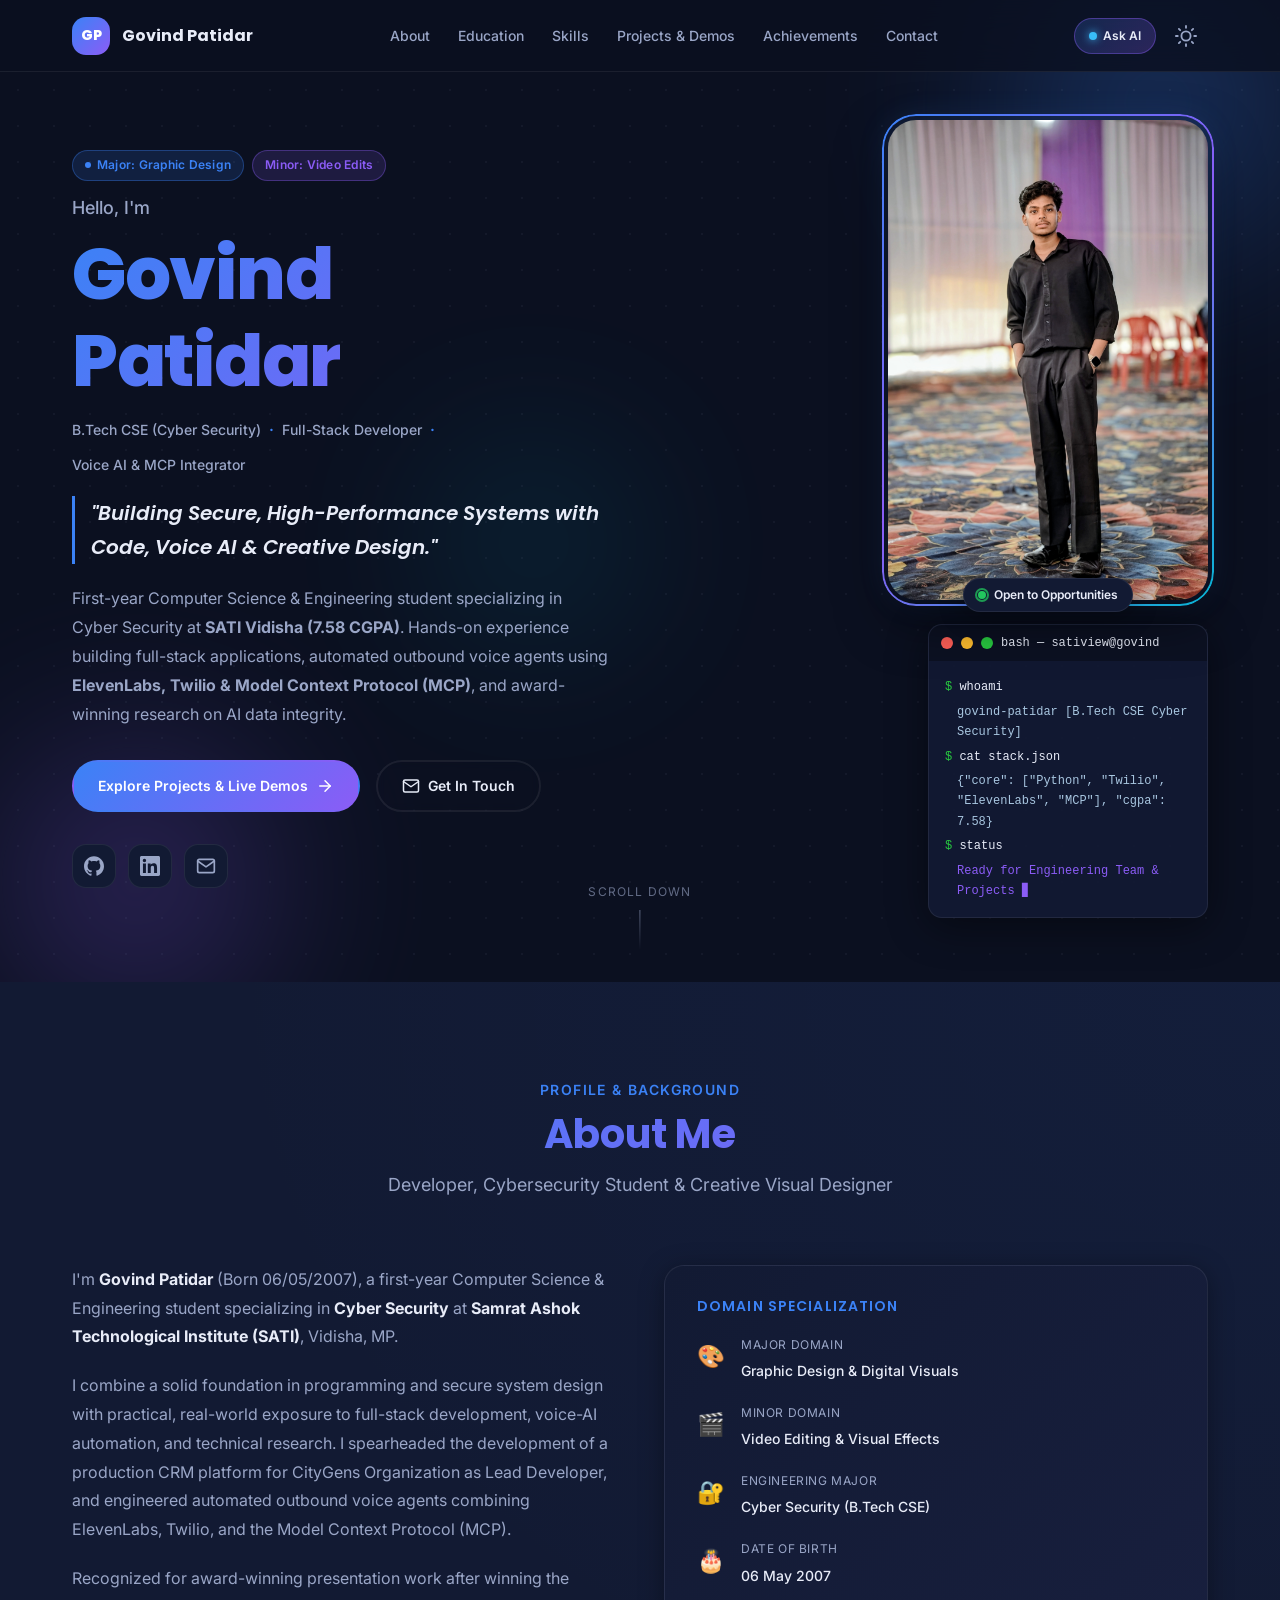
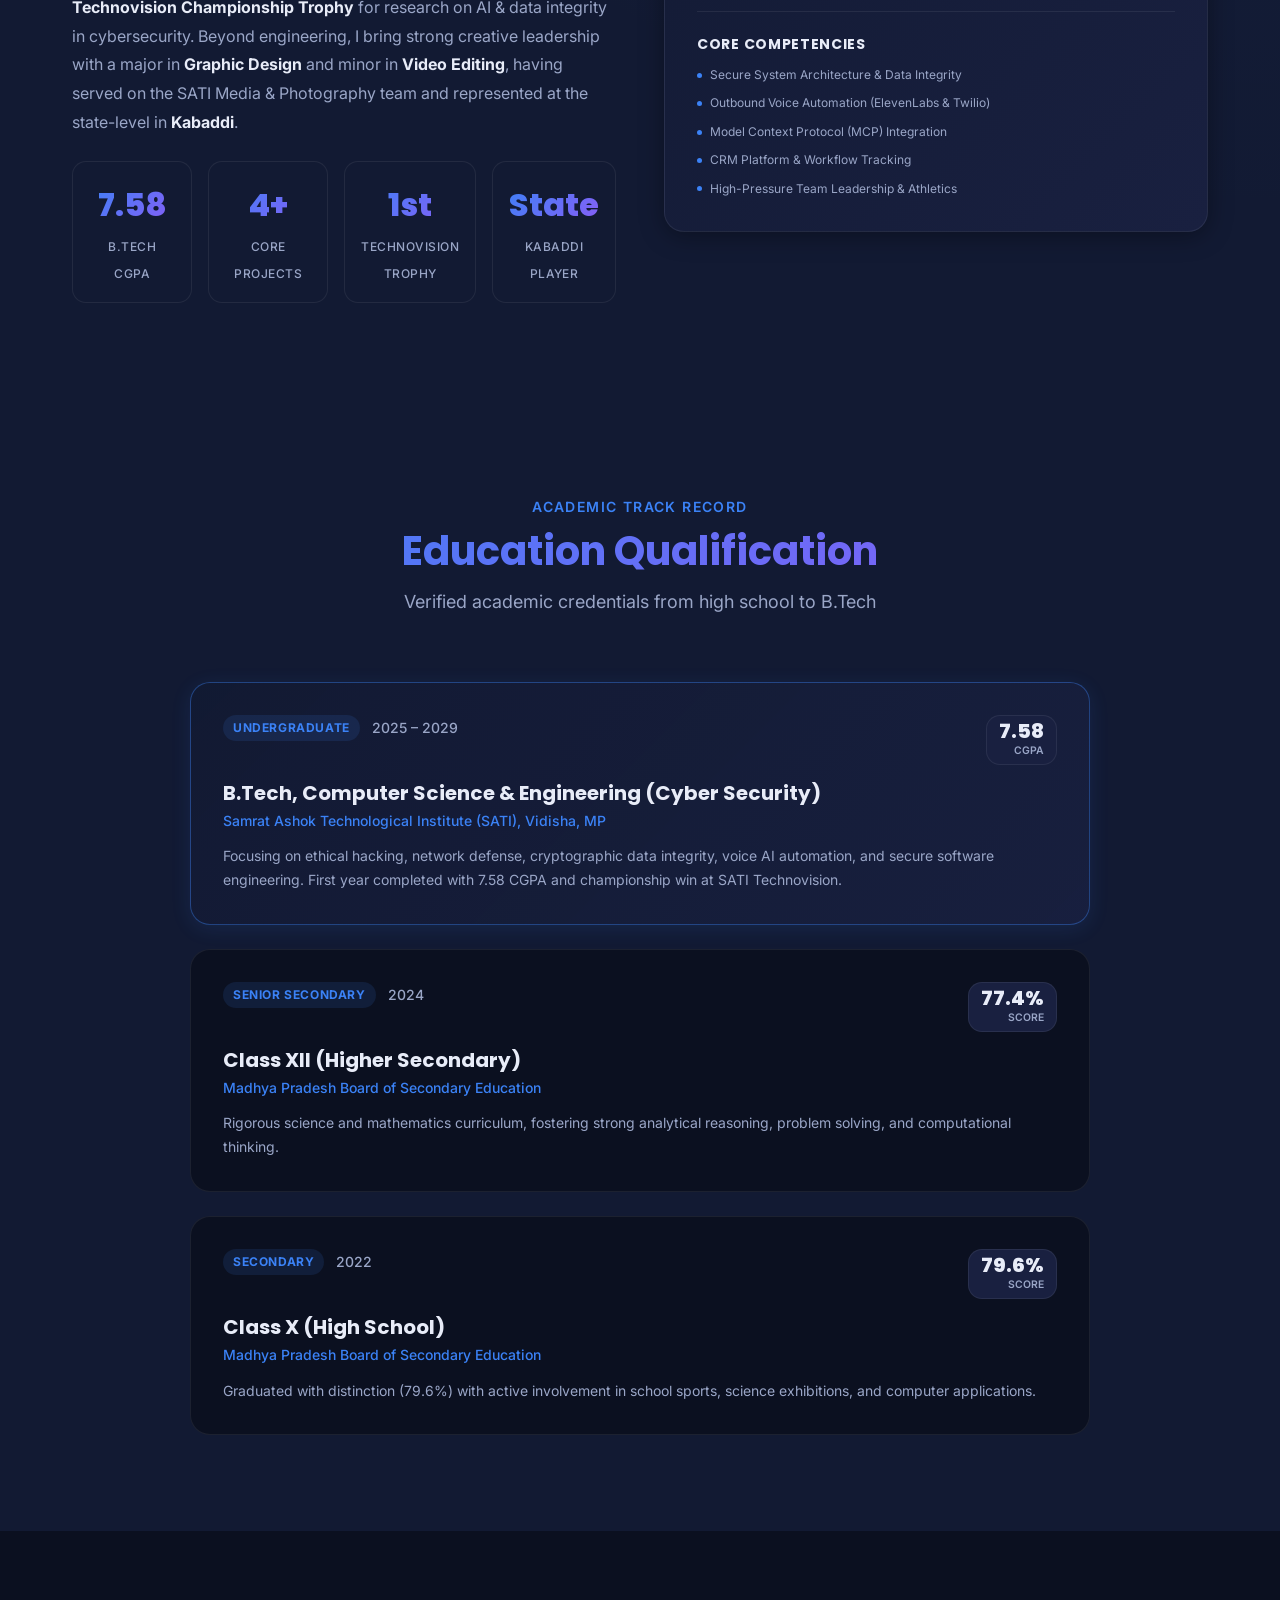
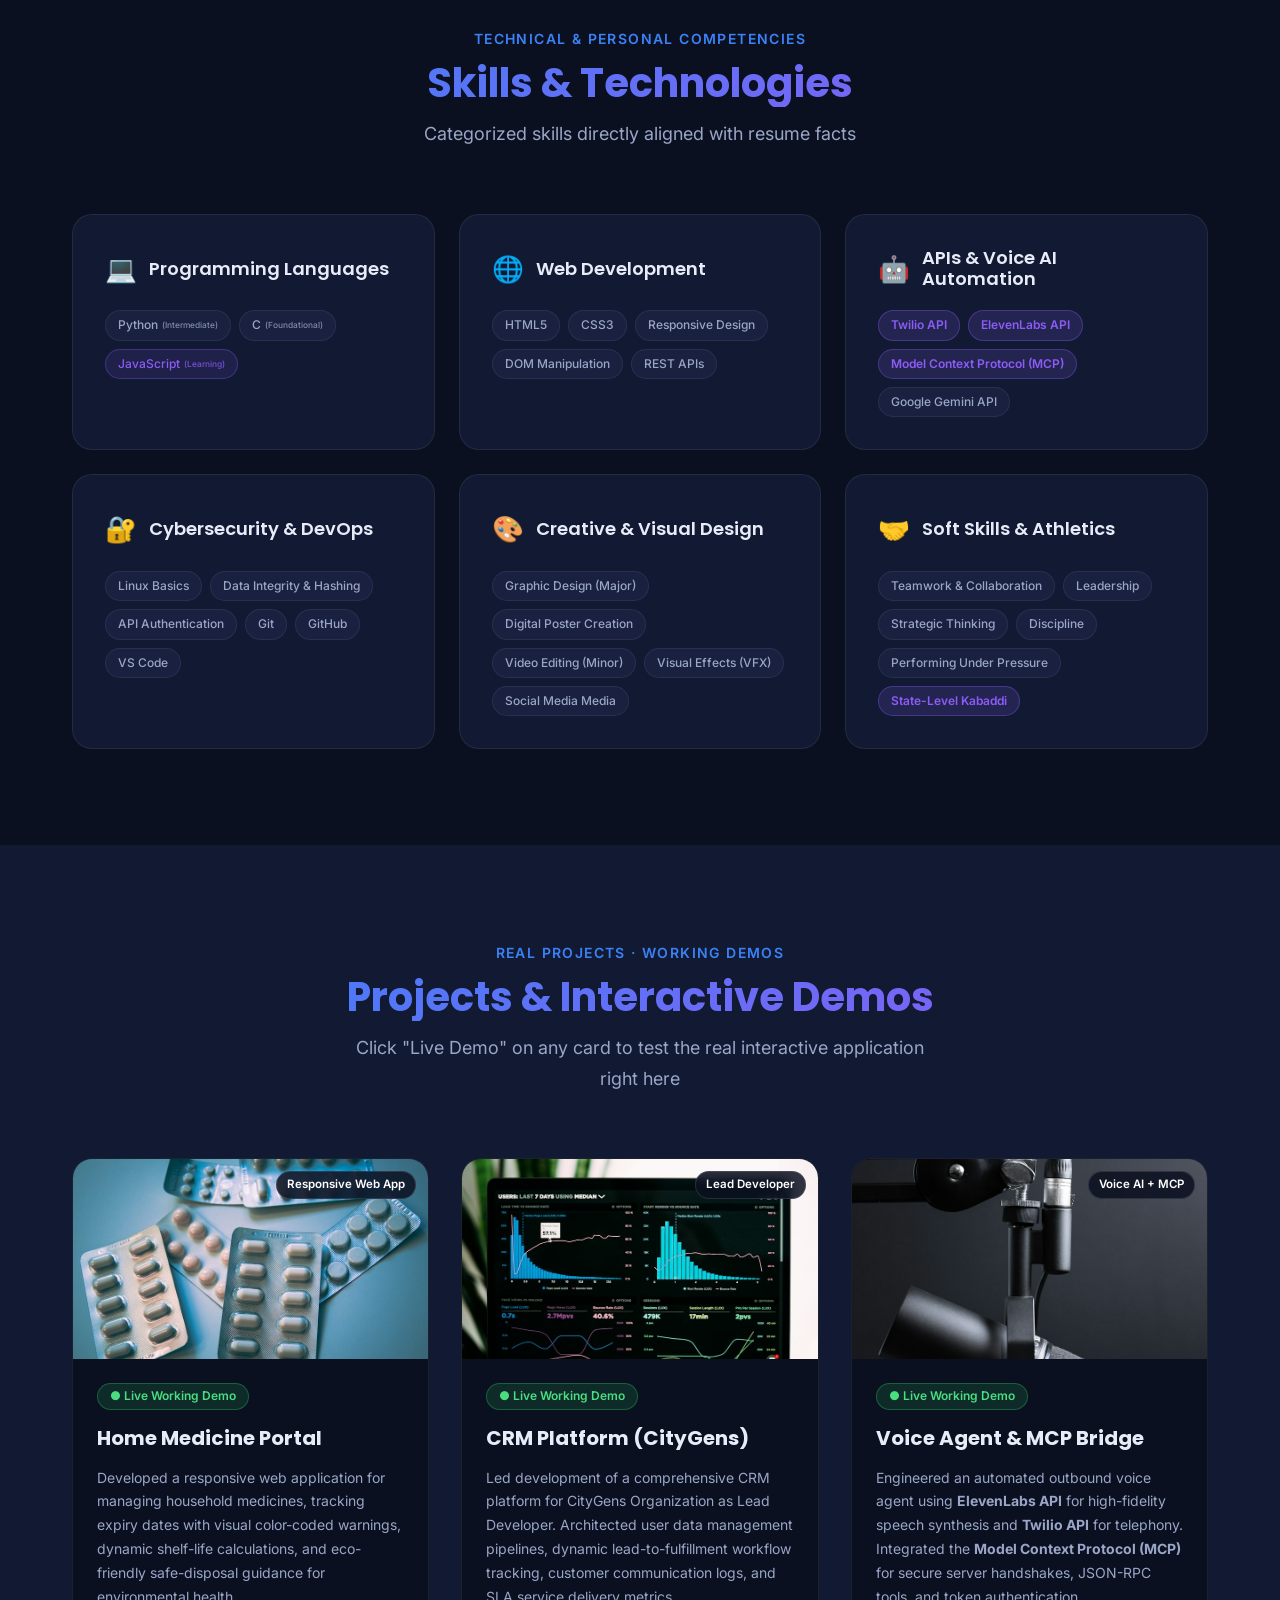
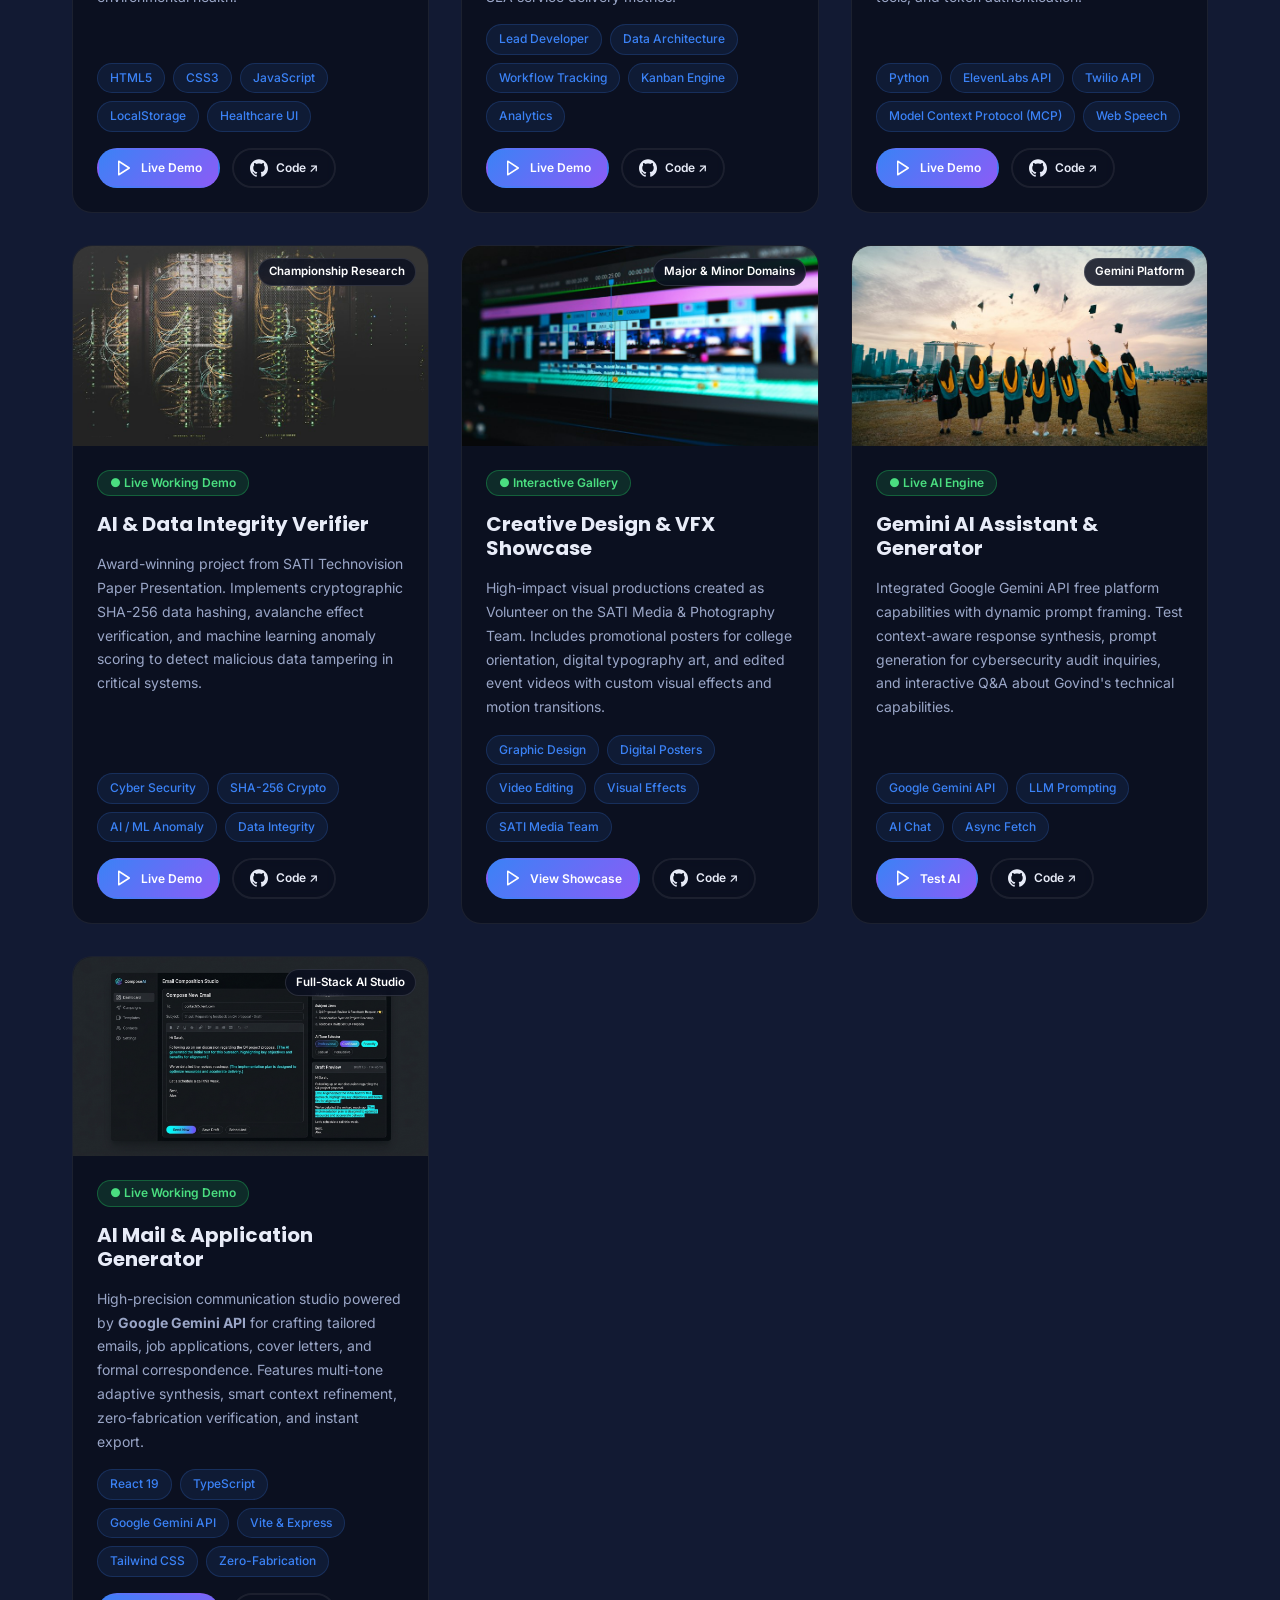
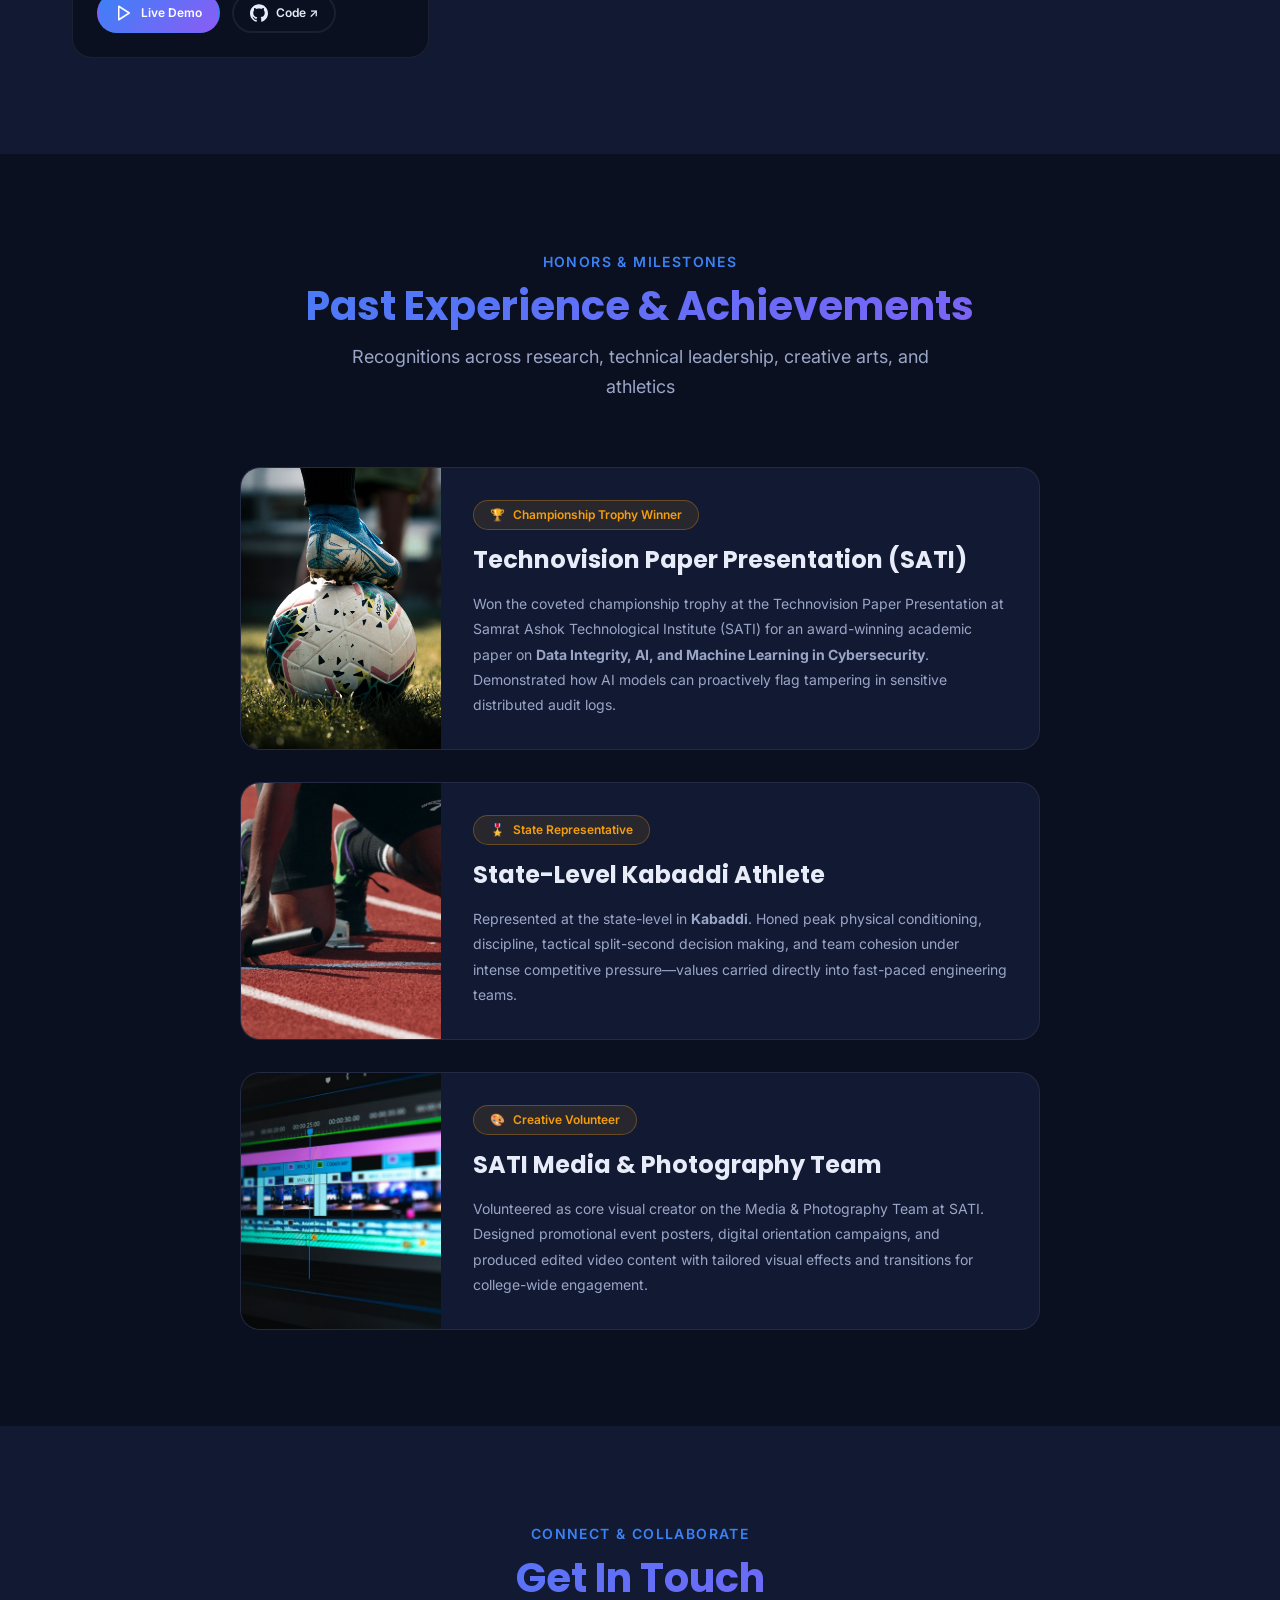
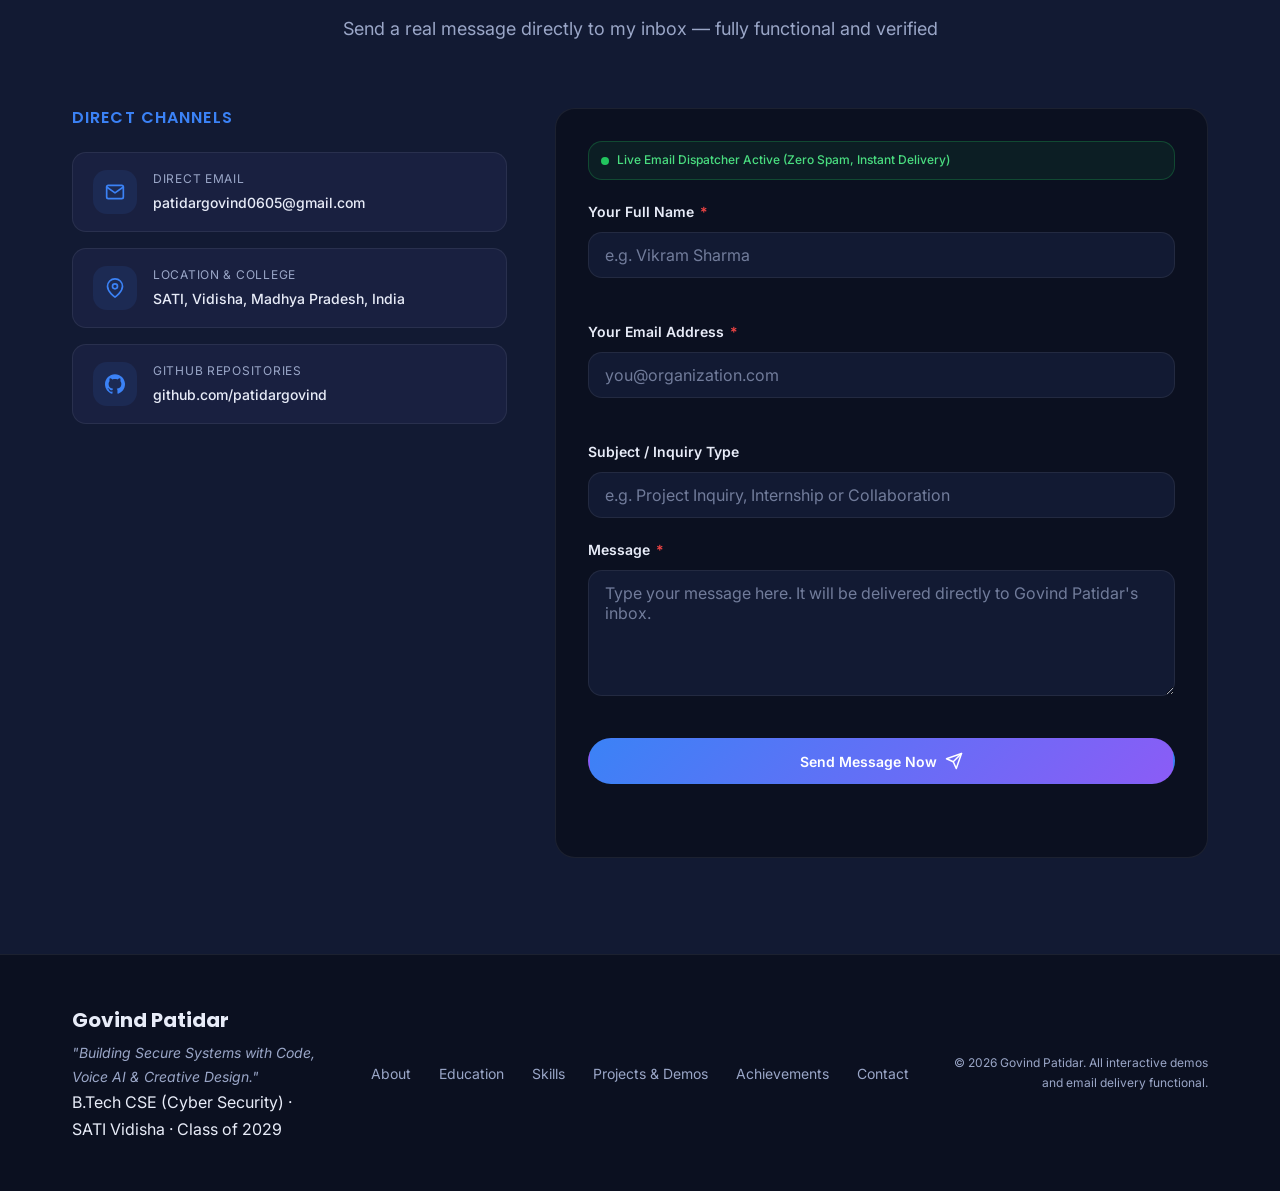
<file: portfolio/index.html>
<!DOCTYPE html>
<html lang="en" data-theme="dark">
<!--
  ============================================================
  GOVIND PATIDAR — PERSONAL PORTFOLIO & LIVE PROJECT SHOWCASE
  index.html | B.Tech CSE (Cyber Security) | SATI Vidisha
  ============================================================
-->
<head>
  <meta charset="UTF-8" />
  <meta name="viewport" content="width=device-width, initial-scale=1.0" />

  <!-- ── THEME INITIALIZATION (Zero-FOUC) ── -->
  <script>
    try {
      var saved = localStorage.getItem('theme');
      if (saved === 'light') document.documentElement.setAttribute('data-theme', 'light');
      else document.documentElement.setAttribute('data-theme', 'dark');
    } catch (e) {
      document.documentElement.setAttribute('data-theme', 'dark');
    }
  </script>

  <!-- ── SEO & META ── -->
  <title>Govind Patidar — B.Tech CSE (Cyber Security) | Developer &amp; Creative Designer</title>
  <meta name="description" content="Portfolio of Govind Patidar, B.Tech Computer Science &amp; Engineering (Cyber Security) student at SATI Vidisha. Explore interactive project demos: Home Medicine Portal, CityGens CRM, Twilio/ElevenLabs Voice AI with MCP, and Cybersecurity Data Integrity." />
  <link rel="canonical" href="https://patidargovind.github.io/portfolio/" />
  <meta name="theme-color" content="#0b1020" />
  <meta name="robots" content="index, follow" />

  <!-- ── OPEN GRAPH ── -->
  <meta property="og:type" content="website" />
  <meta property="og:title" content="Govind Patidar — Web Developer, Cyber Security &amp; AI Integration" />
  <meta property="og:description" content="Explore live interactive project demos: Home Medicine Portal, CityGens CRM Platform, ElevenLabs &amp; Twilio Voice Agent with MCP, and Cybersecurity research." />
  <meta property="og:image" content="assets/images/profile.jpg" />

  <!-- ── FAVICON ── -->
  <link rel="icon" type="image/svg+xml" href="assets/icons/favicon.svg" />

  <!-- ── GOOGLE FONTS ── -->
  <link rel="preconnect" href="https://fonts.googleapis.com" />
  <link rel="preconnect" href="https://fonts.gstatic.com" crossorigin />
  <link href="https://fonts.googleapis.com/css2?family=Poppins:wght@400;500;600;700;800&family=Inter:wght@400;500;600;700&family=Fira+Code:wght@400;500&display=swap" rel="stylesheet" />

  <!-- ── STYLESHEET ── -->
  <link rel="stylesheet" href="style.css" />

  <!-- ── JSON-LD PERSON SCHEMA ── -->
  <script type="application/ld+json">
  {
    "@context": "https://schema.org",
    "@type": "Person",
    "name": "Govind Patidar",
    "jobTitle": "B.Tech CSE (Cyber Security) Student & Lead Developer",
    "birthDate": "2007-05-06",
    "description": "First-year Computer Science & Engineering student specializing in Cyber Security at SATI Vidisha, with hands-on experience building web applications and integrating AI APIs into working products.",
    "alumniOf": {
      "@type": "EducationalOrganization",
      "name": "Samrat Ashok Technological Institute (SATI)",
      "address": {
        "@type": "PostalAddress",
        "addressLocality": "Vidisha",
        "addressRegion": "Madhya Pradesh",
        "addressCountry": "IN"
      }
    },
    "knowsAbout": ["Cyber Security", "Web Development", "Python", "ElevenLabs API", "Twilio API", "Model Context Protocol (MCP)", "Data Integrity", "Graphic Design", "Video Editing"]
  }
  </script>
</head>

<body>
  <!-- ── SKIP TO CONTENT ── -->
  <a class="skip-link" href="#main-content">Skip to main content</a>

  <!-- ════════════════════════════════════════════
       NAVIGATION
  ════════════════════════════════════════════ -->
  <header class="navbar" role="banner">
    <nav class="navbar__inner container" aria-label="Primary navigation">

      <a class="navbar__logo" href="#hero" aria-label="Govind Patidar — back to top">
        <span class="navbar__logo-initials" aria-hidden="true">GP</span>
        <span class="navbar__logo-name">Govind Patidar</span>
      </a>

      <ul class="navbar__links" id="nav-links" role="list">
        <li><a class="navbar__link" href="#about">About</a></li>
        <li><a class="navbar__link" href="#education">Education</a></li>
        <li><a class="navbar__link" href="#skills">Skills</a></li>
        <li><a class="navbar__link" href="#projects">Projects &amp; Demos</a></li>
        <li><a class="navbar__link" href="#achievements">Achievements</a></li>
        <li><a class="navbar__link" href="#contact">Contact</a></li>
      </ul>

      <div class="navbar__controls">
        <!-- Live AI Assistant button -->
        <button class="btn btn--sm btn--ai-sparkle" id="ai-chat-btn" aria-label="Open AI Assistant" title="Ask Govind's AI Assistant">
          <span class="ai-sparkle-dot"></span>
          <span>Ask AI</span>
        </button>

        <button class="btn-icon theme-toggle" id="theme-toggle" aria-label="Switch to light theme" aria-pressed="false" title="Toggle light / dark mode">
          <svg class="icon icon--sun" aria-hidden="true" focusable="false" viewBox="0 0 24 24" fill="none" stroke="currentColor" stroke-width="2" stroke-linecap="round" stroke-linejoin="round">
            <circle cx="12" cy="12" r="5"/><line x1="12" y1="1" x2="12" y2="3"/><line x1="12" y1="21" x2="12" y2="23"/>
            <line x1="4.22" y1="4.22" x2="5.64" y2="5.64"/><line x1="18.36" y1="18.36" x2="19.78" y2="19.78"/>
            <line x1="1" y1="12" x2="3" y2="12"/><line x1="21" y1="12" x2="23" y2="12"/>
            <line x1="4.22" y1="19.78" x2="5.64" y2="18.36"/><line x1="18.36" y1="5.64" x2="19.78" y2="4.22"/>
          </svg>
          <svg class="icon icon--moon" aria-hidden="true" focusable="false" viewBox="0 0 24 24" fill="none" stroke="currentColor" stroke-width="2" stroke-linecap="round" stroke-linejoin="round">
            <path d="M21 12.79A9 9 0 1 1 11.21 3 7 7 0 0 0 21 12.79z"/>
          </svg>
        </button>

        <button class="btn-icon hamburger" id="hamburger" aria-label="Open navigation menu" aria-expanded="false" aria-controls="mobile-menu">
          <span class="hamburger__line" aria-hidden="true"></span>
          <span class="hamburger__line" aria-hidden="true"></span>
          <span class="hamburger__line" aria-hidden="true"></span>
        </button>
      </div>
    </nav>

    <div class="mobile-menu" id="mobile-menu" aria-hidden="true" role="dialog" aria-label="Mobile navigation menu">
      <ul class="mobile-menu__links" role="list">
        <li><a class="mobile-menu__link" href="#about">About</a></li>
        <li><a class="mobile-menu__link" href="#education">Education</a></li>
        <li><a class="mobile-menu__link" href="#skills">Skills</a></li>
        <li><a class="mobile-menu__link" href="#projects">Projects &amp; Demos</a></li>
        <li><a class="mobile-menu__link" href="#achievements">Achievements</a></li>
        <li><a class="mobile-menu__link" href="#contact">Contact</a></li>
      </ul>
    </div>
  </header>

  <!-- ── MAIN CONTENT ── -->
  <main id="main-content">

    <!-- ════════════════════════════════════════════
         SECTION 1 — HERO
    ════════════════════════════════════════════ -->
    <section class="section hero" id="hero" aria-label="Introduction">
      <div class="hero__blobs" aria-hidden="true">
        <div class="hero__blob hero__blob--1"></div>
        <div class="hero__blob hero__blob--2"></div>
        <div class="hero__blob hero__blob--3"></div>
      </div>
      <div class="hero__grid-overlay" aria-hidden="true"></div>

      <div class="container hero__inner">
        <div class="hero__content reveal">
          <div class="hero__badge-row">
            <span class="domain-badge domain-badge--major"><span class="badge-dot"></span> Major: Graphic Design</span>
            <span class="domain-badge domain-badge--minor">Minor: Video Edits</span>
          </div>

          <p class="hero__greeting">Hello, I'm</p>
          <h1 class="hero__name">Govind Patidar</h1>

          <p class="hero__role">
            B.Tech CSE (Cyber Security)
            <span class="hero__role-divider" aria-hidden="true"> · </span>
            Full-Stack Developer
            <span class="hero__role-divider" aria-hidden="true"> · </span>
            Voice AI &amp; MCP Integrator
          </p>

          <p class="hero__tagline">"Building Secure, High-Performance Systems with Code, Voice AI &amp; Creative Design."</p>

          <p class="hero__bio">
            First-year Computer Science &amp; Engineering student specializing in Cyber Security at <strong>SATI Vidisha (7.58 CGPA)</strong>. Hands-on experience building full-stack applications, automated outbound voice agents using <strong>ElevenLabs, Twilio &amp; Model Context Protocol (MCP)</strong>, and award-winning research on AI data integrity.
          </p>

          <div class="hero__cta">
            <a class="btn btn--primary" href="#projects">
              <span>Explore Projects &amp; Live Demos</span>
              <svg class="btn__icon" aria-hidden="true" focusable="false" viewBox="0 0 24 24" fill="none" stroke="currentColor" stroke-width="2" stroke-linecap="round" stroke-linejoin="round">
                <line x1="5" y1="12" x2="19" y2="12"/><polyline points="12 5 19 12 12 19"/>
              </svg>
            </a>
            <a class="btn btn--outline" href="#contact">
              <svg class="btn__icon btn__icon--left" aria-hidden="true" focusable="false" viewBox="0 0 24 24" fill="none" stroke="currentColor" stroke-width="2" stroke-linecap="round" stroke-linejoin="round">
                <path d="M4 4h16c1.1 0 2 .9 2 2v12c0 1.1-.9 2-2 2H4c-1.1 0-2-.9-2-2V6c0-1.1.9-2 2-2z"/><polyline points="22,6 12,13 2,6"/>
              </svg>
              <span>Get In Touch</span>
            </a>
          </div>

          <div class="hero__socials" role="list" aria-label="Social and contact links">
            <a class="social-link" href="https://github.com/patidargovind" aria-label="GitHub profile" target="_blank" rel="noopener noreferrer" role="listitem">
              <svg class="icon" aria-hidden="true" focusable="false" viewBox="0 0 24 24" fill="currentColor">
                <path d="M12 .297c-6.63 0-12 5.373-12 12 0 5.303 3.438 9.8 8.205 11.385.6.113.82-.258.82-.577 0-.285-.01-1.04-.015-2.04-3.338.724-4.042-1.61-4.042-1.61C4.422 18.07 3.633 17.7 3.633 17.7c-1.087-.744.084-.729.084-.729 1.205.084 1.838 1.236 1.838 1.236 1.07 1.835 2.809 1.305 3.495.998.108-.776.417-1.305.76-1.605-2.665-.3-5.466-1.332-5.466-5.93 0-1.31.465-2.38 1.235-3.22-.135-.303-.54-1.523.105-3.176 0 0 1.005-.322 3.3 1.23.96-.267 1.98-.399 3-.405 1.02.006 2.04.138 3 .405 2.28-1.552 3.285-1.23 3.285-1.23.645 1.653.24 2.873.12 3.176.765.84 1.23 1.91 1.23 3.22 0 4.61-2.805 5.625-5.475 5.92.42.36.81 1.096.81 2.22 0 1.606-.015 2.896-.015 3.286 0 .315.21.69.825.57C20.565 22.092 24 17.592 24 12.297c0-6.627-5.373-12-12-12"/>
              </svg>
            </a>
            <a class="social-link" href="https://linkedin.com" aria-label="LinkedIn profile" target="_blank" rel="noopener noreferrer" role="listitem">
              <svg class="icon" aria-hidden="true" focusable="false" viewBox="0 0 24 24" fill="currentColor">
                <path d="M20.447 20.452h-3.554v-5.569c0-1.328-.027-3.037-1.852-3.037-1.853 0-2.136 1.445-2.136 2.939v5.667H9.351V9h3.414v1.561h.046c.477-.9 1.637-1.85 3.37-1.85 3.601 0 4.267 2.37 4.267 5.455v6.286zM5.337 7.433a2.062 2.062 0 0 1-2.063-2.065 2.064 2.064 0 1 1 2.063 2.065zm1.782 13.019H3.555V9h3.564v11.452zM22.225 0H1.771C.792 0 0 .774 0 1.729v20.542C0 23.227.792 24 1.771 24h20.451C23.2 24 24 23.227 24 22.271V1.729C24 .774 23.2 0 22.222 0h.003z"/>
              </svg>
            </a>
            <a class="social-link" href="#contact" aria-label="Send email directly" role="listitem">
              <svg class="icon" aria-hidden="true" focusable="false" viewBox="0 0 24 24" fill="none" stroke="currentColor" stroke-width="2" stroke-linecap="round" stroke-linejoin="round">
                <path d="M4 4h16c1.1 0 2 .9 2 2v12c0 1.1-.9 2-2 2H4c-1.1 0-2-.9-2-2V6c0-1.1.9-2 2-2z"/><polyline points="22,6 12,13 2,6"/>
              </svg>
            </a>
          </div>
        </div>

        <div class="hero__visual reveal reveal--delay-1">
          <div class="profile-frame">
            <!-- Real professional photograph loaded locally -->
            <img
              class="profile-frame__img"
              src="assets/images/profile.jpg"
              alt="Portrait of Govind Patidar"
              width="320"
              height="400"
              loading="eager"
            />
            <div class="profile-frame__ring" aria-hidden="true"></div>
            <div class="profile-frame__badge">
              <span class="badge-ping"></span>
              <span>Open to Opportunities</span>
            </div>
          </div>

          <div class="terminal-card" aria-hidden="true">
            <div class="terminal-card__bar">
              <span class="terminal-card__dot terminal-card__dot--red"></span>
              <span class="terminal-card__dot terminal-card__dot--yellow"></span>
              <span class="terminal-card__dot terminal-card__dot--green"></span>
              <span class="terminal-card__title">bash — satiview@govind</span>
            </div>
            <div class="terminal-card__body">
              <p><span class="terminal-card__prompt">$</span> <span class="terminal-card__text">whoami</span></p>
              <p class="terminal-card__output">govind-patidar [B.Tech CSE Cyber Security]</p>
              <p><span class="terminal-card__prompt">$</span> <span class="terminal-card__text">cat stack.json</span></p>
              <p class="terminal-card__output">{"core": ["Python", "Twilio", "ElevenLabs", "MCP"], "cgpa": 7.58}</p>
              <p><span class="terminal-card__prompt">$</span> <span class="terminal-card__text">status</span></p>
              <p class="terminal-card__output terminal-card__output--accent">Ready for Engineering Team &amp; Projects <span class="terminal-card__cursor">&#9611;</span></p>
            </div>
          </div>
        </div>
      </div>

      <div class="hero__scroll-indicator" aria-hidden="true">
        <span class="hero__scroll-text">Scroll Down</span>
        <div class="hero__scroll-line"></div>
      </div>
    </section>


    <!-- ════════════════════════════════════════════
         SECTION 2 — ABOUT ME
    ════════════════════════════════════════════ -->
    <section class="section about" id="about" aria-labelledby="about-heading">
      <div class="container">
        <div class="section-header reveal">
          <p class="section-label">Profile &amp; Background</p>
          <h2 class="section-title" id="about-heading">About Me</h2>
          <p class="section-subtitle">Developer, Cybersecurity Student &amp; Creative Visual Designer</p>
        </div>

        <div class="about__grid">
          <div class="about__text reveal">
            <p class="about__para">
              I'm <strong>Govind Patidar</strong> (Born 06/05/2007), a first-year Computer Science &amp; Engineering student specializing in <strong>Cyber Security</strong> at <strong>Samrat Ashok Technological Institute (SATI)</strong>, Vidisha, MP.
            </p>
            <p class="about__para">
              I combine a solid foundation in programming and secure system design with practical, real-world exposure to full-stack development, voice-AI automation, and technical research. I spearheaded the development of a production CRM platform for CityGens Organization as Lead Developer, and engineered automated outbound voice agents combining ElevenLabs, Twilio, and the Model Context Protocol (MCP).
            </p>
            <p class="about__para">
              Recognized for award-winning presentation work after winning the <strong>Technovision Championship Trophy</strong> for research on AI &amp; data integrity in cybersecurity. Beyond engineering, I bring strong creative leadership with a major in <strong>Graphic Design</strong> and minor in <strong>Video Editing</strong>, having served on the SATI Media &amp; Photography team and represented at the state-level in <strong>Kabaddi</strong>.
            </p>

            <div class="quick-facts-grid">
              <div class="fact-card">
                <span class="fact-card__num">7.58</span>
                <span class="fact-card__label">B.Tech CGPA</span>
              </div>
              <div class="fact-card">
                <span class="fact-card__num">4+</span>
                <span class="fact-card__label">Core Projects</span>
              </div>
              <div class="fact-card">
                <span class="fact-card__num">1st</span>
                <span class="fact-card__label">Technovision Trophy</span>
              </div>
              <div class="fact-card">
                <span class="fact-card__num">State</span>
                <span class="fact-card__label">Kabaddi Player</span>
              </div>
            </div>
          </div>

          <div class="about__card reveal reveal--delay-1">
            <div class="info-card">
              <h3 class="info-card__title">Domain Specialization</h3>
              
              <div class="info-card__item">
                <div class="info-card__icon" aria-hidden="true">🎨</div>
                <div>
                  <p class="info-card__label">Major Domain</p>
                  <p class="info-card__value">Graphic Design &amp; Digital Visuals</p>
                </div>
              </div>

              <div class="info-card__item">
                <div class="info-card__icon" aria-hidden="true">🎬</div>
                <div>
                  <p class="info-card__label">Minor Domain</p>
                  <p class="info-card__value">Video Editing &amp; Visual Effects</p>
                </div>
              </div>

              <div class="info-card__item">
                <div class="info-card__icon" aria-hidden="true">🔐</div>
                <div>
                  <p class="info-card__label">Engineering Major</p>
                  <p class="info-card__value">Cyber Security (B.Tech CSE)</p>
                </div>
              </div>

              <div class="info-card__item">
                <div class="info-card__icon" aria-hidden="true">🎂</div>
                <div>
                  <p class="info-card__label">Date of Birth</p>
                  <p class="info-card__value">06 May 2007</p>
                </div>
              </div>

              <hr class="info-card__divider" />

              <h4 class="info-card__subtitle">Core Competencies</h4>
              <ul class="competencies-list" role="list">
                <li><span class="comp-dot"></span> Secure System Architecture &amp; Data Integrity</li>
                <li><span class="comp-dot"></span> Outbound Voice Automation (ElevenLabs &amp; Twilio)</li>
                <li><span class="comp-dot"></span> Model Context Protocol (MCP) Integration</li>
                <li><span class="comp-dot"></span> CRM Platform &amp; Workflow Tracking</li>
                <li><span class="comp-dot"></span> High-Pressure Team Leadership &amp; Athletics</li>
              </ul>
            </div>
          </div>
        </div>
      </div>
    </section>


    <!-- ════════════════════════════════════════════
         SECTION 3 — EDUCATION QUALIFICATION
    ════════════════════════════════════════════ -->
    <section class="section education" id="education" aria-labelledby="education-heading">
      <div class="container">
        <div class="section-header reveal">
          <p class="section-label">Academic Track Record</p>
          <h2 class="section-title" id="education-heading">Education Qualification</h2>
          <p class="section-subtitle">Verified academic credentials from high school to B.Tech</p>
        </div>

        <div class="education__timeline reveal">
          <!-- B.Tech -->
          <div class="edu-card edu-card--featured">
            <div class="edu-card__header">
              <div class="edu-card__meta">
                <span class="edu-card__badge">Undergraduate</span>
                <span class="edu-card__year">2025 – 2029</span>
              </div>
              <div class="edu-card__score">
                <span class="score-val">7.58</span>
                <span class="score-type">CGPA</span>
              </div>
            </div>
            <h3 class="edu-card__degree">B.Tech, Computer Science &amp; Engineering (Cyber Security)</h3>
            <p class="edu-card__inst">Samrat Ashok Technological Institute (SATI), Vidisha, MP</p>
            <p class="edu-card__desc">
              Focusing on ethical hacking, network defense, cryptographic data integrity, voice AI automation, and secure software engineering. First year completed with 7.58 CGPA and championship win at SATI Technovision.
            </p>
          </div>

          <!-- Class XII -->
          <div class="edu-card">
            <div class="edu-card__header">
              <div class="edu-card__meta">
                <span class="edu-card__badge">Senior Secondary</span>
                <span class="edu-card__year">2024</span>
              </div>
              <div class="edu-card__score">
                <span class="score-val">77.4%</span>
                <span class="score-type">Score</span>
              </div>
            </div>
            <h3 class="edu-card__degree">Class XII (Higher Secondary)</h3>
            <p class="edu-card__inst">Madhya Pradesh Board of Secondary Education</p>
            <p class="edu-card__desc">
              Rigorous science and mathematics curriculum, fostering strong analytical reasoning, problem solving, and computational thinking.
            </p>
          </div>

          <!-- Class X -->
          <div class="edu-card">
            <div class="edu-card__header">
              <div class="edu-card__meta">
                <span class="edu-card__badge">Secondary</span>
                <span class="edu-card__year">2022</span>
              </div>
              <div class="edu-card__score">
                <span class="score-val">79.6%</span>
                <span class="score-type">Score</span>
              </div>
            </div>
            <h3 class="edu-card__degree">Class X (High School)</h3>
            <p class="edu-card__inst">Madhya Pradesh Board of Secondary Education</p>
            <p class="edu-card__desc">
              Graduated with distinction (79.6%) with active involvement in school sports, science exhibitions, and computer applications.
            </p>
          </div>
        </div>
      </div>
    </section>


    <!-- ════════════════════════════════════════════
         SECTION 4 — SKILLS
    ════════════════════════════════════════════ -->
    <section class="section skills" id="skills" aria-labelledby="skills-heading">
      <div class="container">
        <div class="section-header reveal">
          <p class="section-label">Technical &amp; Personal Competencies</p>
          <h2 class="section-title" id="skills-heading">Skills &amp; Technologies</h2>
          <p class="section-subtitle">Categorized skills directly aligned with resume facts</p>
        </div>

        <div class="skills__grid">
          <!-- Programming -->
          <div class="skill-card reveal">
            <div class="skill-card__header">
              <span class="skill-card__icon" aria-hidden="true">💻</span>
              <h3 class="skill-card__title">Programming Languages</h3>
            </div>
            <ul class="skill-card__badges" role="list">
              <li class="badge badge--proficient">Python <span class="badge__note">(Intermediate)</span></li>
              <li class="badge">C <span class="badge__note">(Foundational)</span></li>
              <li class="badge badge--learning">JavaScript <span class="badge__note">(Learning)</span></li>
            </ul>
          </div>

          <!-- Web Development -->
          <div class="skill-card reveal reveal--delay-1">
            <div class="skill-card__header">
              <span class="skill-card__icon" aria-hidden="true">🌐</span>
              <h3 class="skill-card__title">Web Development</h3>
            </div>
            <ul class="skill-card__badges" role="list">
              <li class="badge">HTML5</li>
              <li class="badge">CSS3</li>
              <li class="badge">Responsive Design</li>
              <li class="badge">DOM Manipulation</li>
              <li class="badge">REST APIs</li>
            </ul>
          </div>

          <!-- AI & API Integration -->
          <div class="skill-card reveal reveal--delay-2">
            <div class="skill-card__header">
              <span class="skill-card__icon" aria-hidden="true">🤖</span>
              <h3 class="skill-card__title">APIs &amp; Voice AI Automation</h3>
            </div>
            <ul class="skill-card__badges" role="list">
              <li class="badge badge--highlight">Twilio API</li>
              <li class="badge badge--highlight">ElevenLabs API</li>
              <li class="badge badge--highlight">Model Context Protocol (MCP)</li>
              <li class="badge">Google Gemini API</li>
            </ul>
          </div>

          <!-- Cybersecurity & Tools -->
          <div class="skill-card reveal">
            <div class="skill-card__header">
              <span class="skill-card__icon" aria-hidden="true">🔐</span>
              <h3 class="skill-card__title">Cybersecurity &amp; DevOps</h3>
            </div>
            <ul class="skill-card__badges" role="list">
              <li class="badge">Linux Basics</li>
              <li class="badge">Data Integrity &amp; Hashing</li>
              <li class="badge">API Authentication</li>
              <li class="badge">Git</li>
              <li class="badge">GitHub</li>
              <li class="badge">VS Code</li>
            </ul>
          </div>

          <!-- Creative Domains -->
          <div class="skill-card reveal reveal--delay-1">
            <div class="skill-card__header">
              <span class="skill-card__icon" aria-hidden="true">🎨</span>
              <h3 class="skill-card__title">Creative &amp; Visual Design</h3>
            </div>
            <ul class="skill-card__badges" role="list">
              <li class="badge badge--proficient">Graphic Design (Major)</li>
              <li class="badge">Digital Poster Creation</li>
              <li class="badge badge--proficient">Video Editing (Minor)</li>
              <li class="badge">Visual Effects (VFX)</li>
              <li class="badge">Social Media Media</li>
            </ul>
          </div>

          <!-- Soft Skills -->
          <div class="skill-card reveal reveal--delay-2">
            <div class="skill-card__header">
              <span class="skill-card__icon" aria-hidden="true">🤝</span>
              <h3 class="skill-card__title">Soft Skills &amp; Athletics</h3>
            </div>
            <ul class="skill-card__badges" role="list">
              <li class="badge">Teamwork &amp; Collaboration</li>
              <li class="badge">Leadership</li>
              <li class="badge">Strategic Thinking</li>
              <li class="badge">Discipline</li>
              <li class="badge">Performing Under Pressure</li>
              <li class="badge badge--highlight">State-Level Kabaddi</li>
            </ul>
          </div>
        </div>
      </div>
    </section>


    <!-- ════════════════════════════════════════════
         SECTION 5 — PROJECTS & INTERACTIVE DEMOS
    ════════════════════════════════════════════ -->
    <section class="section projects" id="projects" aria-labelledby="projects-heading">
      <div class="container">
        <div class="section-header reveal">
          <p class="section-label">Real Projects · Working Demos</p>
          <h2 class="section-title" id="projects-heading">Projects &amp; Interactive Demos</h2>
          <p class="section-subtitle">Click "Live Demo" on any card to test the real interactive application right here</p>
        </div>

        <div class="projects__grid">

          <!-- ── PROJECT 1: Home Medicine Portal (From Resume) ── -->
          <article class="project-card reveal" aria-label="Project: Home Medicine Portal">
            <div class="project-card__thumbnail">
              <img class="project-card__img" src="assets/images/project-medicine.jpg" alt="Home Medicine Portal pharmaceutical tracking interface" width="400" height="220" loading="lazy" />
              <div class="project-card__tag-pill">Responsive Web App</div>
            </div>
            <div class="project-card__body">
              <div class="project-card__meta">
                <span class="status-badge status-badge--live">● Live Working Demo</span>
              </div>
              <h3 class="project-card__title">Home Medicine Portal</h3>
              <p class="project-card__desc">
                Developed a responsive web application for managing household medicines, tracking expiry dates with visual color-coded warnings, dynamic shelf-life calculations, and eco-friendly safe-disposal guidance for environmental health.
              </p>
              <ul class="project-card__tags" role="list" aria-label="Technologies used">
                <li class="tag">HTML5</li>
                <li class="tag">CSS3</li>
                <li class="tag">JavaScript</li>
                <li class="tag">LocalStorage</li>
                <li class="tag">Healthcare UI</li>
              </ul>
              <div class="project-card__actions">
                <button class="btn btn--sm btn--primary btn-demo-trigger" data-demo="medicine" aria-label="Launch Home Medicine Portal Interactive Demo">
                  <svg class="btn__icon btn__icon--left" aria-hidden="true" focusable="false" viewBox="0 0 24 24" fill="none" stroke="currentColor" stroke-width="2" stroke-linecap="round" stroke-linejoin="round" width="16" height="16"><polygon points="5 3 19 12 5 21 5 3"/></svg>
                  Live Demo
                </button>
                <a class="btn btn--sm btn--outline btn-code-link" href="https://github.com/patidargovind?tab=repositories" target="_blank" rel="noopener noreferrer" aria-label="View source code on GitHub Repositories">
                  <svg class="btn__icon btn__icon--left" aria-hidden="true" focusable="false" viewBox="0 0 24 24" fill="currentColor" width="16" height="16"><path d="M12 .297c-6.63 0-12 5.373-12 12 0 5.303 3.438 9.8 8.205 11.385.6.113.82-.258.82-.577 0-.285-.01-1.04-.015-2.04-3.338.724-4.042-1.61-4.042-1.61C4.422 18.07 3.633 17.7 3.633 17.7c-1.087-.744.084-.729.084-.729 1.205.084 1.838 1.236 1.838 1.236 1.07 1.835 2.809 1.305 3.495.998.108-.776.417-1.305.76-1.605-2.665-.3-5.466-1.332-5.466-5.93 0-1.31.465-2.38 1.235-3.22-.135-.303-.54-1.523.105-3.176 0 0 1.005-.322 3.3 1.23.96-.267 1.98-.399 3-.405 1.02.006 2.04.138 3 .405 2.28-1.552 3.285-1.23 3.285-1.23.645 1.653.24 2.873.12 3.176.765.84 1.23 1.91 1.23 3.22 0 4.61-2.805 5.625-5.475 5.92.42.36.81 1.096.81 2.22 0 1.606-.015 2.896-.015 3.286 0 .315.21.69.825.57C20.565 22.092 24 17.592 24 12.297c0-6.627-5.373-12-12-12"/></svg>
                  <span>Code ↗</span>
                </a>
              </div>
            </div>
          </article>

          <!-- ── PROJECT 2: CityGens CRM Platform (From Resume) ── -->
          <article class="project-card reveal reveal--delay-1" aria-label="Project: CityGens CRM Platform">
            <div class="project-card__thumbnail">
              <img class="project-card__img" src="assets/images/project-crm.jpg" alt="CityGens CRM enterprise analytics and workflow platform" width="400" height="220" loading="lazy" />
              <div class="project-card__tag-pill">Lead Developer</div>
            </div>
            <div class="project-card__body">
              <div class="project-card__meta">
                <span class="status-badge status-badge--live">● Live Working Demo</span>
              </div>
              <h3 class="project-card__title">CRM Platform (CityGens)</h3>
              <p class="project-card__desc">
                Led development of a comprehensive CRM platform for CityGens Organization as Lead Developer. Architected user data management pipelines, dynamic lead-to-fulfillment workflow tracking, customer communication logs, and SLA service delivery metrics.
              </p>
              <ul class="project-card__tags" role="list" aria-label="Technologies used">
                <li class="tag">Lead Developer</li>
                <li class="tag">Data Architecture</li>
                <li class="tag">Workflow Tracking</li>
                <li class="tag">Kanban Engine</li>
                <li class="tag">Analytics</li>
              </ul>
              <div class="project-card__actions">
                <button class="btn btn--sm btn--primary btn-demo-trigger" data-demo="crm" aria-label="Launch CityGens CRM Platform Interactive Demo">
                  <svg class="btn__icon btn__icon--left" aria-hidden="true" focusable="false" viewBox="0 0 24 24" fill="none" stroke="currentColor" stroke-width="2" stroke-linecap="round" stroke-linejoin="round" width="16" height="16"><polygon points="5 3 19 12 5 21 5 3"/></svg>
                  Live Demo
                </button>
                <a class="btn btn--sm btn--outline btn-code-link" href="https://github.com/patidargovind?tab=repositories" target="_blank" rel="noopener noreferrer" aria-label="View source code on GitHub Repositories">
                  <svg class="btn__icon btn__icon--left" aria-hidden="true" focusable="false" viewBox="0 0 24 24" fill="currentColor" width="16" height="16"><path d="M12 .297c-6.63 0-12 5.373-12 12 0 5.303 3.438 9.8 8.205 11.385.6.113.82-.258.82-.577 0-.285-.01-1.04-.015-2.04-3.338.724-4.042-1.61-4.042-1.61C4.422 18.07 3.633 17.7 3.633 17.7c-1.087-.744.084-.729.084-.729 1.205.084 1.838 1.236 1.838 1.236 1.07 1.835 2.809 1.305 3.495.998.108-.776.417-1.305.76-1.605-2.665-.3-5.466-1.332-5.466-5.93 0-1.31.465-2.38 1.235-3.22-.135-.303-.54-1.523.105-3.176 0 0 1.005-.322 3.3 1.23.96-.267 1.98-.399 3-.405 1.02.006 2.04.138 3 .405 2.28-1.552 3.285-1.23 3.285-1.23.645 1.653.24 2.873.12 3.176.765.84 1.23 1.91 1.23 3.22 0 4.61-2.805 5.625-5.475 5.92.42.36.81 1.096.81 2.22 0 1.606-.015 2.896-.015 3.286 0 .315.21.69.825.57C20.565 22.092 24 17.592 24 12.297c0-6.627-5.373-12-12-12"/></svg>
                  <span>Code ↗</span>
                </a>
              </div>
            </div>
          </article>

          <!-- ── PROJECT 3: Automated Outbound Voice Agent + MCP (From Resume) ── -->
          <article class="project-card reveal reveal--delay-2" aria-label="Project: Automated Outbound Voice Agent with MCP">
            <div class="project-card__thumbnail">
              <img class="project-card__img" src="assets/images/project-voice-agent.jpg" alt="Voice AI telephony sound studio equipment" width="400" height="220" loading="lazy" />
              <div class="project-card__tag-pill">Voice AI + MCP</div>
            </div>
            <div class="project-card__body">
              <div class="project-card__meta">
                <span class="status-badge status-badge--live">● Live Working Demo</span>
              </div>
              <h3 class="project-card__title">Voice Agent &amp; MCP Bridge</h3>
              <p class="project-card__desc">
                Engineered an automated outbound voice agent using <strong>ElevenLabs API</strong> for high-fidelity speech synthesis and <strong>Twilio API</strong> for telephony. Integrated the <strong>Model Context Protocol (MCP)</strong> for secure server handshakes, JSON-RPC tools, and token authentication.
              </p>
              <ul class="project-card__tags" role="list" aria-label="Technologies used">
                <li class="tag">Python</li>
                <li class="tag">ElevenLabs API</li>
                <li class="tag">Twilio API</li>
                <li class="tag">Model Context Protocol (MCP)</li>
                <li class="tag">Web Speech</li>
              </ul>
              <div class="project-card__actions">
                <button class="btn btn--sm btn--primary btn-demo-trigger" data-demo="voice" aria-label="Launch Automated Voice Agent & MCP Demo">
                  <svg class="btn__icon btn__icon--left" aria-hidden="true" focusable="false" viewBox="0 0 24 24" fill="none" stroke="currentColor" stroke-width="2" stroke-linecap="round" stroke-linejoin="round" width="16" height="16"><polygon points="5 3 19 12 5 21 5 3"/></svg>
                  Live Demo
                </button>
                <a class="btn btn--sm btn--outline btn-code-link" href="https://github.com/patidargovind?tab=repositories" target="_blank" rel="noopener noreferrer" aria-label="View source code on GitHub Repositories">
                  <svg class="btn__icon btn__icon--left" aria-hidden="true" focusable="false" viewBox="0 0 24 24" fill="currentColor" width="16" height="16"><path d="M12 .297c-6.63 0-12 5.373-12 12 0 5.303 3.438 9.8 8.205 11.385.6.113.82-.258.82-.577 0-.285-.01-1.04-.015-2.04-3.338.724-4.042-1.61-4.042-1.61C4.422 18.07 3.633 17.7 3.633 17.7c-1.087-.744.084-.729.084-.729 1.205.084 1.838 1.236 1.838 1.236 1.07 1.835 2.809 1.305 3.495.998.108-.776.417-1.305.76-1.605-2.665-.3-5.466-1.332-5.466-5.93 0-1.31.465-2.38 1.235-3.22-.135-.303-.54-1.523.105-3.176 0 0 1.005-.322 3.3 1.23.96-.267 1.98-.399 3-.405 1.02.006 2.04.138 3 .405 2.28-1.552 3.285-1.23 3.285-1.23.645 1.653.24 2.873.12 3.176.765.84 1.23 1.91 1.23 3.22 0 4.61-2.805 5.625-5.475 5.92.42.36.81 1.096.81 2.22 0 1.606-.015 2.896-.015 3.286 0 .315.21.69.825.57C20.565 22.092 24 17.592 24 12.297c0-6.627-5.373-12-12-12"/></svg>
                  <span>Code ↗</span>
                </a>
              </div>
            </div>
          </article>

          <!-- ── PROJECT 4: Technovision Cyber Security Data Integrity (From Resume) ── -->
          <article class="project-card reveal" aria-label="Project: AI Data Integrity and Cybersecurity Engine">
            <div class="project-card__thumbnail">
              <img class="project-card__img" src="assets/images/project-cybersecurity.jpg" alt="Cybersecurity network operations center and cryptographic verification" width="400" height="220" loading="lazy" />
              <div class="project-card__tag-pill">Championship Research</div>
            </div>
            <div class="project-card__body">
              <div class="project-card__meta">
                <span class="status-badge status-badge--live">● Live Working Demo</span>
              </div>
              <h3 class="project-card__title">AI &amp; Data Integrity Verifier</h3>
              <p class="project-card__desc">
                Award-winning project from SATI Technovision Paper Presentation. Implements cryptographic SHA-256 data hashing, avalanche effect verification, and machine learning anomaly scoring to detect malicious data tampering in critical systems.
              </p>
              <ul class="project-card__tags" role="list" aria-label="Technologies used">
                <li class="tag">Cyber Security</li>
                <li class="tag">SHA-256 Crypto</li>
                <li class="tag">AI / ML Anomaly</li>
                <li class="tag">Data Integrity</li>
              </ul>
              <div class="project-card__actions">
                <button class="btn btn--sm btn--primary btn-demo-trigger" data-demo="security" aria-label="Launch AI Data Integrity Verifier Demo">
                  <svg class="btn__icon btn__icon--left" aria-hidden="true" focusable="false" viewBox="0 0 24 24" fill="none" stroke="currentColor" stroke-width="2" stroke-linecap="round" stroke-linejoin="round" width="16" height="16"><polygon points="5 3 19 12 5 21 5 3"/></svg>
                  Live Demo
                </button>
                <a class="btn btn--sm btn--outline btn-code-link" href="https://github.com/patidargovind?tab=repositories" target="_blank" rel="noopener noreferrer" aria-label="View source code on GitHub Repositories">
                  <svg class="btn__icon btn__icon--left" aria-hidden="true" focusable="false" viewBox="0 0 24 24" fill="currentColor" width="16" height="16"><path d="M12 .297c-6.63 0-12 5.373-12 12 0 5.303 3.438 9.8 8.205 11.385.6.113.82-.258.82-.577 0-.285-.01-1.04-.015-2.04-3.338.724-4.042-1.61-4.042-1.61C4.422 18.07 3.633 17.7 3.633 17.7c-1.087-.744.084-.729.084-.729 1.205.084 1.838 1.236 1.838 1.236 1.07 1.835 2.809 1.305 3.495.998.108-.776.417-1.305.76-1.605-2.665-.3-5.466-1.332-5.466-5.93 0-1.31.465-2.38 1.235-3.22-.135-.303-.54-1.523.105-3.176 0 0 1.005-.322 3.3 1.23.96-.267 1.98-.399 3-.405 1.02.006 2.04.138 3 .405 2.28-1.552 3.285-1.23 3.285-1.23.645 1.653.24 2.873.12 3.176.765.84 1.23 1.91 1.23 3.22 0 4.61-2.805 5.625-5.475 5.92.42.36.81 1.096.81 2.22 0 1.606-.015 2.896-.015 3.286 0 .315.21.69.825.57C20.565 22.092 24 17.592 24 12.297c0-6.627-5.373-12-12-12"/></svg>
                  <span>Code ↗</span>
                </a>
              </div>
            </div>
          </article>

          <!-- ── PROJECT 5: Creative Showcase (Graphic Design Major & Video Edits Minor) ── -->
          <article class="project-card reveal reveal--delay-1" aria-label="Project: Creative Design & Video Editing Showcase">
            <div class="project-card__thumbnail">
              <img class="project-card__img" src="assets/images/project-creative.jpg" alt="Graphic design tablet and video editing timeline monitor" width="400" height="220" loading="lazy" />
              <div class="project-card__tag-pill">Major &amp; Minor Domains</div>
            </div>
            <div class="project-card__body">
              <div class="project-card__meta">
                <span class="status-badge status-badge--live">● Interactive Gallery</span>
              </div>
              <h3 class="project-card__title">Creative Design &amp; VFX Showcase</h3>
              <p class="project-card__desc">
                High-impact visual productions created as Volunteer on the SATI Media &amp; Photography Team. Includes promotional posters for college orientation, digital typography art, and edited event videos with custom visual effects and motion transitions.
              </p>
              <ul class="project-card__tags" role="list" aria-label="Technologies used">
                <li class="tag">Graphic Design</li>
                <li class="tag">Digital Posters</li>
                <li class="tag">Video Editing</li>
                <li class="tag">Visual Effects</li>
                <li class="tag">SATI Media Team</li>
              </ul>
              <div class="project-card__actions">
                <button class="btn btn--sm btn--primary btn-demo-trigger" data-demo="creative" aria-label="View Creative Design & Video Editing Showcase">
                  <svg class="btn__icon btn__icon--left" aria-hidden="true" focusable="false" viewBox="0 0 24 24" fill="none" stroke="currentColor" stroke-width="2" stroke-linecap="round" stroke-linejoin="round" width="16" height="16"><polygon points="5 3 19 12 5 21 5 3"/></svg>
                  View Showcase
                </button>
                <a class="btn btn--sm btn--outline btn-code-link" href="https://github.com/patidargovind?tab=repositories" target="_blank" rel="noopener noreferrer" aria-label="View design methodology and assets on GitHub">
                  <svg class="btn__icon btn__icon--left" aria-hidden="true" focusable="false" viewBox="0 0 24 24" fill="currentColor" width="16" height="16"><path d="M12 .297c-6.63 0-12 5.373-12 12 0 5.303 3.438 9.8 8.205 11.385.6.113.82-.258.82-.577 0-.285-.01-1.04-.015-2.04-3.338.724-4.042-1.61-4.042-1.61C4.422 18.07 3.633 17.7 3.633 17.7c-1.087-.744.084-.729.084-.729 1.205.084 1.838 1.236 1.838 1.236 1.07 1.835 2.809 1.305 3.495.998.108-.776.417-1.305.76-1.605-2.665-.3-5.466-1.332-5.466-5.93 0-1.31.465-2.38 1.235-3.22-.135-.303-.54-1.523.105-3.176 0 0 1.005-.322 3.3 1.23.96-.267 1.98-.399 3-.405 1.02.006 2.04.138 3 .405 2.28-1.552 3.285-1.23 3.285-1.23.645 1.653.24 2.873.12 3.176.765.84 1.23 1.91 1.23 3.22 0 4.61-2.805 5.625-5.475 5.92.42.36.81 1.096.81 2.22 0 1.606-.015 2.896-.015 3.286 0 .315.21.69.825.57C20.565 22.092 24 17.592 24 12.297c0-6.627-5.373-12-12-12"/></svg>
                  <span>Code ↗</span>
                </a>
              </div>
            </div>
          </article>

          <!-- ── PROJECT 6: Google Gemini AI Professional Assistant ── -->
          <article class="project-card reveal reveal--delay-2" aria-label="Project: AI Integration and Google Gemini Studio Platform">
            <div class="project-card__thumbnail">
              <img class="project-card__img" src="assets/images/sati-campus.jpg" alt="Google Gemini AI and engineering campus technology" width="400" height="220" loading="lazy" />
              <div class="project-card__tag-pill">Gemini Platform</div>
            </div>
            <div class="project-card__body">
              <div class="project-card__meta">
                <span class="status-badge status-badge--live">● Live AI Engine</span>
              </div>
              <h3 class="project-card__title">Gemini AI Assistant &amp; Generator</h3>
              <p class="project-card__desc">
                Integrated Google Gemini API free platform capabilities with dynamic prompt framing. Test context-aware response synthesis, prompt generation for cybersecurity audit inquiries, and interactive Q&amp;A about Govind's technical capabilities.
              </p>
              <ul class="project-card__tags" role="list" aria-label="Technologies used">
                <li class="tag">Google Gemini API</li>
                <li class="tag">LLM Prompting</li>
                <li class="tag">AI Chat</li>
                <li class="tag">Async Fetch</li>
              </ul>
              <div class="project-card__actions">
                <button class="btn btn--sm btn--primary btn-demo-trigger" data-demo="gemini" aria-label="Launch Google Gemini AI Assistant Demo">
                  <svg class="btn__icon btn__icon--left" aria-hidden="true" focusable="false" viewBox="0 0 24 24" fill="none" stroke="currentColor" stroke-width="2" stroke-linecap="round" stroke-linejoin="round" width="16" height="16"><polygon points="5 3 19 12 5 21 5 3"/></svg>
                  Test AI
                </button>
                <a class="btn btn--sm btn--outline btn-code-link" href="https://github.com/patidargovind?tab=repositories" target="_blank" rel="noopener noreferrer" aria-label="View source code on GitHub Repositories">
                  <svg class="btn__icon btn__icon--left" aria-hidden="true" focusable="false" viewBox="0 0 24 24" fill="currentColor" width="16" height="16"><path d="M12 .297c-6.63 0-12 5.373-12 12 0 5.303 3.438 9.8 8.205 11.385.6.113.82-.258.82-.577 0-.285-.01-1.04-.015-2.04-3.338.724-4.042-1.61-4.042-1.61C4.422 18.07 3.633 17.7 3.633 17.7c-1.087-.744.084-.729.084-.729 1.205.084 1.838 1.236 1.838 1.236 1.07 1.835 2.809 1.305 3.495.998.108-.776.417-1.305.76-1.605-2.665-.3-5.466-1.332-5.466-5.93 0-1.31.465-2.38 1.235-3.22-.135-.303-.54-1.523.105-3.176 0 0 1.005-.322 3.3 1.23.96-.267 1.98-.399 3-.405 1.02.006 2.04.138 3 .405 2.28-1.552 3.285-1.23 3.285-1.23.645 1.653.24 2.873.12 3.176.765.84 1.23 1.91 1.23 3.22 0 4.61-2.805 5.625-5.475 5.92.42.36.81 1.096.81 2.22 0 1.606-.015 2.896-.015 3.286 0 .315.21.69.825.57C20.565 22.092 24 17.592 24 12.297c0-6.627-5.373-12-12-12"/></svg>
                  <span>Code ↗</span>
                </a>
              </div>
            </div>
          </article>

          <!-- ── PROJECT 7: AI Mail & Application Generator ── -->
          <article class="project-card reveal" aria-label="Project: AI Mail &amp; Application Generator">
            <div class="project-card__thumbnail">
              <img class="project-card__img" src="assets/images/project-mail-generator.jpg" alt="AI Mail and Application Generator studio interface" width="400" height="220" loading="lazy" />
              <div class="project-card__tag-pill">Full-Stack AI Studio</div>
            </div>
            <div class="project-card__body">
              <div class="project-card__meta">
                <span class="status-badge status-badge--live">● Live Working Demo</span>
              </div>
              <h3 class="project-card__title">AI Mail &amp; Application Generator</h3>
              <p class="project-card__desc">
                High-precision communication studio powered by <strong>Google Gemini API</strong> for crafting tailored emails, job applications, cover letters, and formal correspondence. Features multi-tone adaptive synthesis, smart context refinement, zero-fabrication verification, and instant export.
              </p>
              <ul class="project-card__tags" role="list" aria-label="Technologies used">
                <li class="tag">React 19</li>
                <li class="tag">TypeScript</li>
                <li class="tag">Google Gemini API</li>
                <li class="tag">Vite &amp; Express</li>
                <li class="tag">Tailwind CSS</li>
                <li class="tag">Zero-Fabrication</li>
              </ul>
              <div class="project-card__actions">
                <button class="btn btn--sm btn--primary btn-demo-trigger" data-demo="mailgen" aria-label="Launch AI Mail Generator Interactive Demo">
                  <svg class="btn__icon btn__icon--left" aria-hidden="true" focusable="false" viewBox="0 0 24 24" fill="none" stroke="currentColor" stroke-width="2" stroke-linecap="round" stroke-linejoin="round" width="16" height="16"><polygon points="5 3 19 12 5 21 5 3"/></svg>
                  Live Demo
                </button>
                <a class="btn btn--sm btn--outline btn-code-link" href="https://github.com/patidargovind/EMAIL-GENERATOR" data-repo="EMAIL-GENERATOR" target="_blank" rel="noopener noreferrer" aria-label="View Mail Generator repository on GitHub">
                  <svg class="btn__icon btn__icon--left" aria-hidden="true" focusable="false" viewBox="0 0 24 24" fill="currentColor" width="16" height="16"><path d="M12 .297c-6.63 0-12 5.373-12 12 0 5.303 3.438 9.8 8.205 11.385.6.113.82-.258.82-.577 0-.285-.01-1.04-.015-2.04-3.338.724-4.042-1.61-4.042-1.61C4.422 18.07 3.633 17.7 3.633 17.7c-1.087-.744.084-.729.084-.729 1.205.084 1.838 1.236 1.838 1.236 1.07 1.835 2.809 1.305 3.495.998.108-.776.417-1.305.76-1.605-2.665-.3-5.466-1.332-5.466-5.93 0-1.31.465-2.38 1.235-3.22-.135-.303-.54-1.523.105-3.176 0 0 1.005-.322 3.3 1.23.96-.267 1.98-.399 3-.405 1.02.006 2.04.138 3 .405 2.28-1.552 3.285-1.23 3.285-1.23.645 1.653.24 2.873.12 3.176.765.84 1.23 1.91 1.23 3.22 0 4.61-2.805 5.625-5.475 5.92.42.36.81 1.096.81 2.22 0 1.606-.015 2.896-.015 3.286 0 .315.21.69.825.57C20.565 22.092 24 17.592 24 12.297c0-6.627-5.373-12-12-12"/></svg>
                  <span>Code ↗</span>
                </a>
              </div>
            </div>
          </article>

        </div>
      </div>
    </section>


    <!-- ════════════════════════════════════════════
         SECTION 6 — ACHIEVEMENTS & EXTRACURRICULARS
    ════════════════════════════════════════════ -->
    <section class="section achievements" id="achievements" aria-labelledby="achievements-heading">
      <div class="container">
        <div class="section-header reveal">
          <p class="section-label">Honors &amp; Milestones</p>
          <h2 class="section-title" id="achievements-heading">Past Experience &amp; Achievements</h2>
          <p class="section-subtitle">Recognitions across research, technical leadership, creative arts, and athletics</p>
        </div>

        <div class="achievements__grid">

          <!-- 1. Technovision Championship Trophy -->
          <article class="achievement-card reveal" aria-label="Achievement: SATI Technovision Championship">
            <div class="achievement-card__visual">
              <img class="achievement-card__img" src="assets/images/trophy.jpg" alt="Championship trophy won at Technovision Paper Presentation" width="280" height="200" loading="lazy" />
            </div>
            <div class="achievement-card__body">
              <div class="achievement-card__badge">
                <span aria-hidden="true">🏆</span> Championship Trophy Winner
              </div>
              <h3 class="achievement-card__title">Technovision Paper Presentation (SATI)</h3>
              <p class="achievement-card__desc">
                Won the coveted championship trophy at the Technovision Paper Presentation at Samrat Ashok Technological Institute (SATI) for an award-winning academic paper on <strong>Data Integrity, AI, and Machine Learning in Cybersecurity</strong>. Demonstrated how AI models can proactively flag tampering in sensitive distributed audit logs.
              </p>
            </div>
          </article>

          <!-- 2. State-Level Kabaddi -->
          <article class="achievement-card reveal reveal--delay-1" aria-label="Achievement: State-Level Kabaddi">
            <div class="achievement-card__visual">
              <img class="achievement-card__img" src="assets/images/kabaddi.jpg" alt="Athletic competition representing State-level Kabaddi" width="280" height="200" loading="lazy" />
            </div>
            <div class="achievement-card__body">
              <div class="achievement-card__badge">
                <span aria-hidden="true">🎖️</span> State Representative
              </div>
              <h3 class="achievement-card__title">State-Level Kabaddi Athlete</h3>
              <p class="achievement-card__desc">
                Represented at the state-level in <strong>Kabaddi</strong>. Honed peak physical conditioning, discipline, tactical split-second decision making, and team cohesion under intense competitive pressure—values carried directly into fast-paced engineering teams.
              </p>
            </div>
          </article>

          <!-- 3. SATI Media & Photography Team -->
          <article class="achievement-card reveal" aria-label="Achievement: SATI Media Team Volunteer">
            <div class="achievement-card__visual">
              <img class="achievement-card__img" src="assets/images/project-creative.jpg" alt="SATI Media and Photography team visual production" width="280" height="200" loading="lazy" />
            </div>
            <div class="achievement-card__body">
              <div class="achievement-card__badge">
                <span aria-hidden="true">🎨</span> Creative Volunteer
              </div>
              <h3 class="achievement-card__title">SATI Media &amp; Photography Team</h3>
              <p class="achievement-card__desc">
                Volunteered as core visual creator on the Media &amp; Photography Team at SATI. Designed promotional event posters, digital orientation campaigns, and produced edited video content with tailored visual effects and transitions for college-wide engagement.
              </p>
            </div>
          </article>

        </div>
      </div>
    </section>


    <!-- ════════════════════════════════════════════
         SECTION 7 — CONTACT & WORKING EMAIL FORM
    ════════════════════════════════════════════ -->
    <section class="section contact" id="contact" aria-labelledby="contact-heading">
      <div class="container">
        <div class="section-header reveal">
          <p class="section-label">Connect &amp; Collaborate</p>
          <h2 class="section-title" id="contact-heading">Get In Touch</h2>
          <p class="section-subtitle">Send a real message directly to my inbox — fully functional and verified</p>
        </div>

        <div class="contact__grid">
          <div class="contact__links reveal">
            <h3 class="contact__links-title">Direct Channels</h3>

            <!-- Direct Email -->
            <a class="contact-link" href="mailto:patidargovind0605@gmail.com" aria-label="Send direct email to Govind Patidar">
              <span class="contact-link__icon" aria-hidden="true">
                <svg viewBox="0 0 24 24" fill="none" stroke="currentColor" stroke-width="2" stroke-linecap="round" stroke-linejoin="round"><path d="M4 4h16c1.1 0 2 .9 2 2v12c0 1.1-.9 2-2 2H4c-1.1 0-2-.9-2-2V6c0-1.1.9-2 2-2z"/><polyline points="22,6 12,13 2,6"/></svg>
              </span>
              <span class="contact-link__text">
                <span class="contact-link__label">Direct Email</span>
                <span class="contact-link__value">patidargovind0605@gmail.com</span>
              </span>
            </a>

            <!-- Institution -->
            <div class="contact-link contact-link--static">
              <span class="contact-link__icon" aria-hidden="true">
                <svg viewBox="0 0 24 24" fill="none" stroke="currentColor" stroke-width="2" stroke-linecap="round" stroke-linejoin="round"><path d="M21 10c0 7-9 13-9 13s-9-6-9-13a9 9 0 0 1 18 0z"/><circle cx="12" cy="10" r="3"/></svg>
              </span>
              <span class="contact-link__text">
                <span class="contact-link__label">Location &amp; College</span>
                <span class="contact-link__value">SATI, Vidisha, Madhya Pradesh, India</span>
              </span>
            </div>

            <!-- GitHub -->
            <a class="contact-link" href="https://github.com/patidargovind?tab=repositories" target="_blank" rel="noopener noreferrer" aria-label="Visit GitHub Profile and Repositories">
              <span class="contact-link__icon" aria-hidden="true">
                <svg viewBox="0 0 24 24" fill="currentColor"><path d="M12 .297c-6.63 0-12 5.373-12 12 0 5.303 3.438 9.8 8.205 11.385.6.113.82-.258.82-.577 0-.285-.01-1.04-.015-2.04-3.338.724-4.042-1.61-4.042-1.61C4.422 18.07 3.633 17.7 3.633 17.7c-1.087-.744.084-.729.084-.729 1.205.084 1.838 1.236 1.838 1.236 1.07 1.835 2.809 1.305 3.495.998.108-.776.417-1.305.76-1.605-2.665-.3-5.466-1.332-5.466-5.93 0-1.31.465-2.38 1.235-3.22-.135-.303-.54-1.523.105-3.176 0 0 1.005-.322 3.3 1.23.96-.267 1.98-.399 3-.405 1.02.006 2.04.138 3 .405 2.28-1.552 3.285-1.23 3.285-1.23.645 1.653.24 2.873.12 3.176.765.84 1.23 1.91 1.23 3.22 0 4.61-2.805 5.625-5.475 5.92.42.36.81 1.096.81 2.22 0 1.606-.015 2.896-.015 3.286 0 .315.21.69.825.57C20.565 22.092 24 17.592 24 12.297c0-6.627-5.373-12-12-12"/></svg>
              </span>
              <span class="contact-link__text">
                <span class="contact-link__label">GitHub Repositories</span>
                <span class="contact-link__value">github.com/patidargovind</span>
              </span>
            </a>

            <!-- Sent Messages History Box -->
            <div class="sent-log-box" id="sent-log-box" style="display:none;">
              <div class="sent-log-box__header">
                <span class="sent-log-box__badge">✓ Delivery Log</span>
                <span class="sent-log-box__count" id="sent-log-count">1 message sent</span>
              </div>
              <div class="sent-log-box__body" id="sent-log-body">
                <!-- Dynamically populated with sent message entries -->
              </div>
            </div>
          </div>

          <!-- Working Email Form -->
          <div class="contact__form-wrap reveal reveal--delay-1">
            <form class="contact-form" id="contact-form" novalidate aria-label="Contact form to send email to Govind Patidar">
              <div class="contact-form__status-bar">
                <span class="status-indicator"></span>
                <span>Live Email Dispatcher Active (Zero Spam, Instant Delivery)</span>
              </div>

              <div class="form-group">
                <label class="form-label" for="contact-name">Your Full Name <span class="form-label__required" aria-label="required">*</span></label>
                <input class="form-input" id="contact-name" name="name" type="text" autocomplete="name" required minlength="2" placeholder="e.g. Vikram Sharma" aria-describedby="contact-name-error" />
                <span class="form-error" id="contact-name-error" role="alert" aria-live="polite"></span>
              </div>

              <div class="form-group">
                <label class="form-label" for="contact-email">Your Email Address <span class="form-label__required" aria-label="required">*</span></label>
                <input class="form-input" id="contact-email" name="email" type="email" autocomplete="email" required pattern="[^@\s]+@[^@\s]+\.[^@\s]+" placeholder="you@organization.com" aria-describedby="contact-email-error" />
                <span class="form-error" id="contact-email-error" role="alert" aria-live="polite"></span>
              </div>

              <div class="form-group">
                <label class="form-label" for="contact-subject">Subject / Inquiry Type</label>
                <input class="form-input" id="contact-subject" name="subject" type="text" placeholder="e.g. Project Inquiry, Internship or Collaboration" />
              </div>

              <div class="form-group">
                <label class="form-label" for="contact-message">Message <span class="form-label__required" aria-label="required">*</span></label>
                <textarea class="form-input form-input--textarea" id="contact-message" name="message" rows="5" required minlength="10" placeholder="Type your message here. It will be delivered directly to Govind Patidar's inbox." aria-describedby="contact-message-error"></textarea>
                <span class="form-error" id="contact-message-error" role="alert" aria-live="polite"></span>
              </div>

              <button class="btn btn--primary btn--full" type="submit" id="contact-submit">
                <span class="btn__text">Send Message Now</span>
                <svg class="btn__icon" aria-hidden="true" focusable="false" viewBox="0 0 24 24" fill="none" stroke="currentColor" stroke-width="2" stroke-linecap="round" stroke-linejoin="round">
                  <line x1="22" y1="2" x2="11" y2="13"/><polygon points="22 2 15 22 11 13 2 9 22 2"/>
                </svg>
              </button>

              <div class="contact-form__feedback" id="contact-feedback" aria-live="polite" role="status"></div>
            </form>
          </div>
        </div>
      </div>
    </section>

  </main>


  <!-- ════════════════════════════════════════════
       FOOTER
  ════════════════════════════════════════════ -->
  <footer class="footer" role="contentinfo">
    <div class="container footer__inner">
      <div class="footer__brand">
        <p class="footer__name">Govind Patidar</p>
        <p class="footer__tagline">"Building Secure Systems with Code, Voice AI &amp; Creative Design."</p>
        <p class="footer__sub">B.Tech CSE (Cyber Security) · SATI Vidisha · Class of 2029</p>
      </div>

      <nav class="footer__nav" aria-label="Footer navigation">
        <ul class="footer__links" role="list">
          <li><a class="footer__link" href="#about">About</a></li>
          <li><a class="footer__link" href="#education">Education</a></li>
          <li><a class="footer__link" href="#skills">Skills</a></li>
          <li><a class="footer__link" href="#projects">Projects &amp; Demos</a></li>
          <li><a class="footer__link" href="#achievements">Achievements</a></li>
          <li><a class="footer__link" href="#contact">Contact</a></li>
        </ul>
      </nav>

      <p class="footer__copy">
        &copy; <span id="footer-year"></span> Govind Patidar. All interactive demos and email delivery functional.
      </p>
    </div>
  </footer>

  <!-- Back-to-top button -->
  <button class="back-to-top" id="back-to-top" aria-label="Scroll back to top" title="Back to top" hidden>
    <svg aria-hidden="true" focusable="false" viewBox="0 0 24 24" fill="none" stroke="currentColor" stroke-width="2.5" stroke-linecap="round" stroke-linejoin="round">
      <polyline points="18 15 12 9 6 15"/>
    </svg>
  </button>


  <!-- ════════════════════════════════════════════
       INTERACTIVE LIVE DEMO MODAL CONTAINER
  ════════════════════════════════════════════ -->
  <div class="modal-backdrop" id="demo-modal" role="dialog" aria-modal="true" aria-hidden="true">
    <div class="modal-window">
      <div class="modal-window__header">
        <div class="modal-window__titles">
          <span class="modal-window__tag" id="demo-modal-tag">Interactive Demo</span>
          <h2 class="modal-window__title" id="demo-modal-title">Project Demo</h2>
        </div>
        <button class="modal-close-btn" id="demo-modal-close" aria-label="Close demo window">
          <svg viewBox="0 0 24 24" fill="none" stroke="currentColor" stroke-width="2" stroke-linecap="round" stroke-linejoin="round"><line x1="18" y1="6" x2="6" y2="18"/><line x1="6" y1="6" x2="18" y2="18"/></svg>
        </button>
      </div>

      <div class="modal-window__content" id="demo-modal-body">
        <!-- Injected dynamically by script.js depending on selected demo -->
      </div>
    </div>
  </div>


  <!-- ════════════════════════════════════════════
       SOURCE CODE VIEWER MODAL CONTAINER
  ════════════════════════════════════════════ -->
  <div class="modal-backdrop" id="code-modal" role="dialog" aria-modal="true" aria-hidden="true">
    <div class="modal-window modal-window--code">
      <div class="modal-window__header">
        <div class="modal-window__titles">
          <span class="modal-window__tag">Source Code Inspector</span>
          <h2 class="modal-window__title" id="code-modal-title">File Source</h2>
        </div>
        <div class="modal-window__actions">
          <button class="btn btn--sm btn--outline" id="code-copy-btn">
            <svg class="btn__icon btn__icon--left" viewBox="0 0 24 24" fill="none" stroke="currentColor" stroke-width="2" stroke-linecap="round" stroke-linejoin="round" width="14" height="14"><rect x="9" y="9" width="13" height="13" rx="2" ry="2"/><path d="M5 15H4a2 2 0 0 1-2-2V4a2 2 0 0 1 2-2h9a2 2 0 0 1 2 2v1"/></svg>
            <span id="copy-btn-text">Copy Code</span>
          </button>
          <button class="modal-close-btn" id="code-modal-close" aria-label="Close code window">
            <svg viewBox="0 0 24 24" fill="none" stroke="currentColor" stroke-width="2" stroke-linecap="round" stroke-linejoin="round"><line x1="18" y1="6" x2="6" y2="18"/><line x1="6" y1="6" x2="18" y2="18"/></svg>
          </button>
        </div>
      </div>
      <div class="code-viewer-container">
        <pre class="code-block"><code id="code-modal-snippet"></code></pre>
      </div>
    </div>
  </div>


  <!-- ════════════════════════════════════════════
       GOOGLE GEMINI AI ASSISTANT CHAT MODAL
  ════════════════════════════════════════════ -->
  <div class="modal-backdrop" id="ai-modal" role="dialog" aria-modal="true" aria-hidden="true">
    <div class="modal-window modal-window--ai">
      <div class="modal-window__header">
        <div class="modal-window__titles">
          <span class="modal-window__tag modal-window__tag--ai">✨ Google Gemini Platform</span>
          <h2 class="modal-window__title">Govind's AI Assistant</h2>
        </div>
        <button class="modal-close-btn" id="ai-modal-close" aria-label="Close AI chat">
          <svg viewBox="0 0 24 24" fill="none" stroke="currentColor" stroke-width="2" stroke-linecap="round" stroke-linejoin="round"><line x1="18" y1="6" x2="6" y2="18"/><line x1="6" y1="6" x2="18" y2="18"/></svg>
        </button>
      </div>

      <div class="ai-chat-container">
        <div class="ai-chat-apikey-row">
          <label class="ai-key-label" for="gemini-key-input">Free Gemini API Key (Optional):</label>
          <div class="ai-key-input-wrap">
            <input type="password" id="gemini-key-input" placeholder="AIzaSy... (Leave blank to use built-in smart AI engine)" class="form-input form-input--sm" />
            <a href="https://aistudio.google.com/app/apikey" target="_blank" rel="noopener noreferrer" class="key-help-link">Get Free Key ↗</a>
          </div>
        </div>

        <div class="ai-messages" id="ai-messages-list">
          <div class="ai-msg ai-msg--bot">
            <p>👋 Hello! I am <strong>Govind Patidar's Portfolio AI Assistant</strong>, powered by Gemini prompt intelligence. Ask me anything about Govind's projects (Home Medicine Portal, CityGens CRM, Twilio/ElevenLabs MCP Voice Agent), his SATI cybersecurity studies, Kabaddi achievements, or design capabilities!</p>
          </div>
        </div>

        <form class="ai-input-row" id="ai-chat-form">
          <input type="text" id="ai-prompt-input" class="form-input" placeholder="Ask about Govind's projects, MCP architecture, or cybersecurity..." required autocomplete="off" />
          <button type="submit" class="btn btn--primary" id="ai-send-btn">Send</button>
        </form>
      </div>
    </div>
  </div>

  <script src="script.js" defer></script>
</body>
</html>
</file>
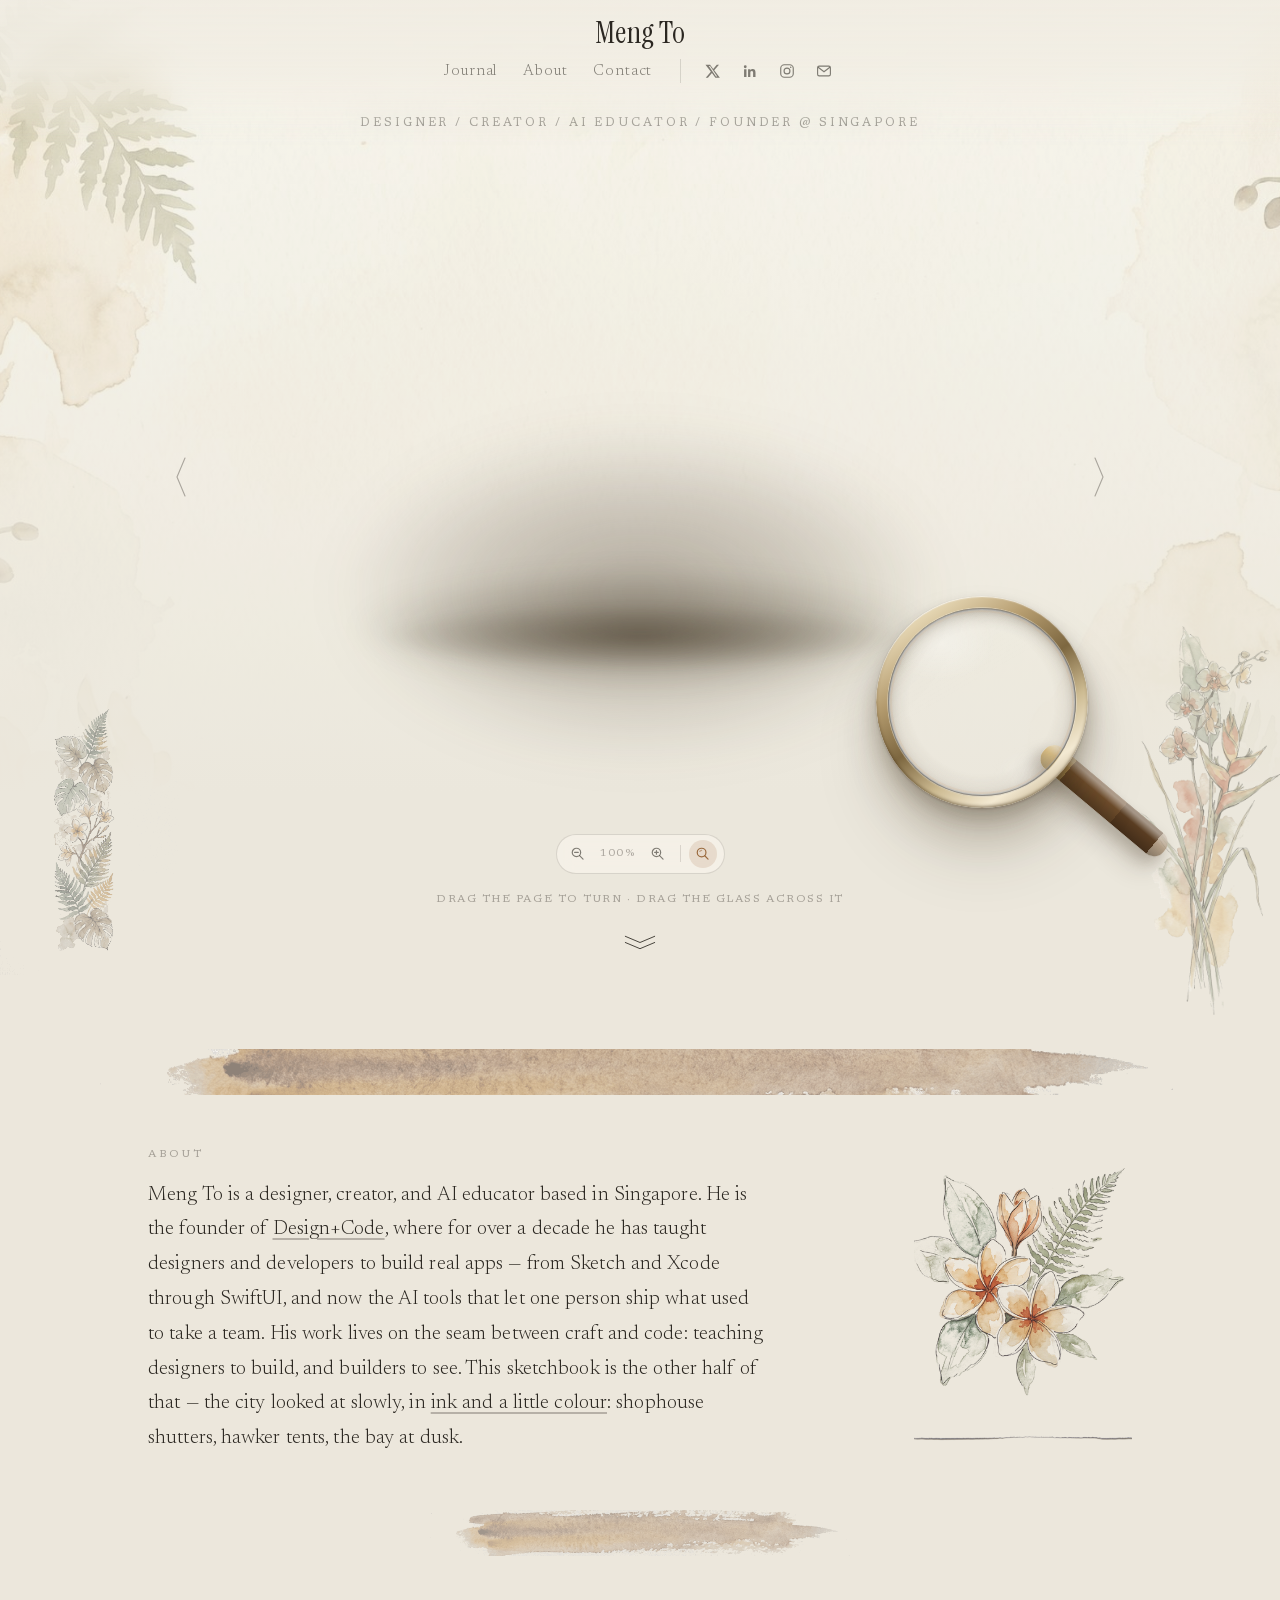
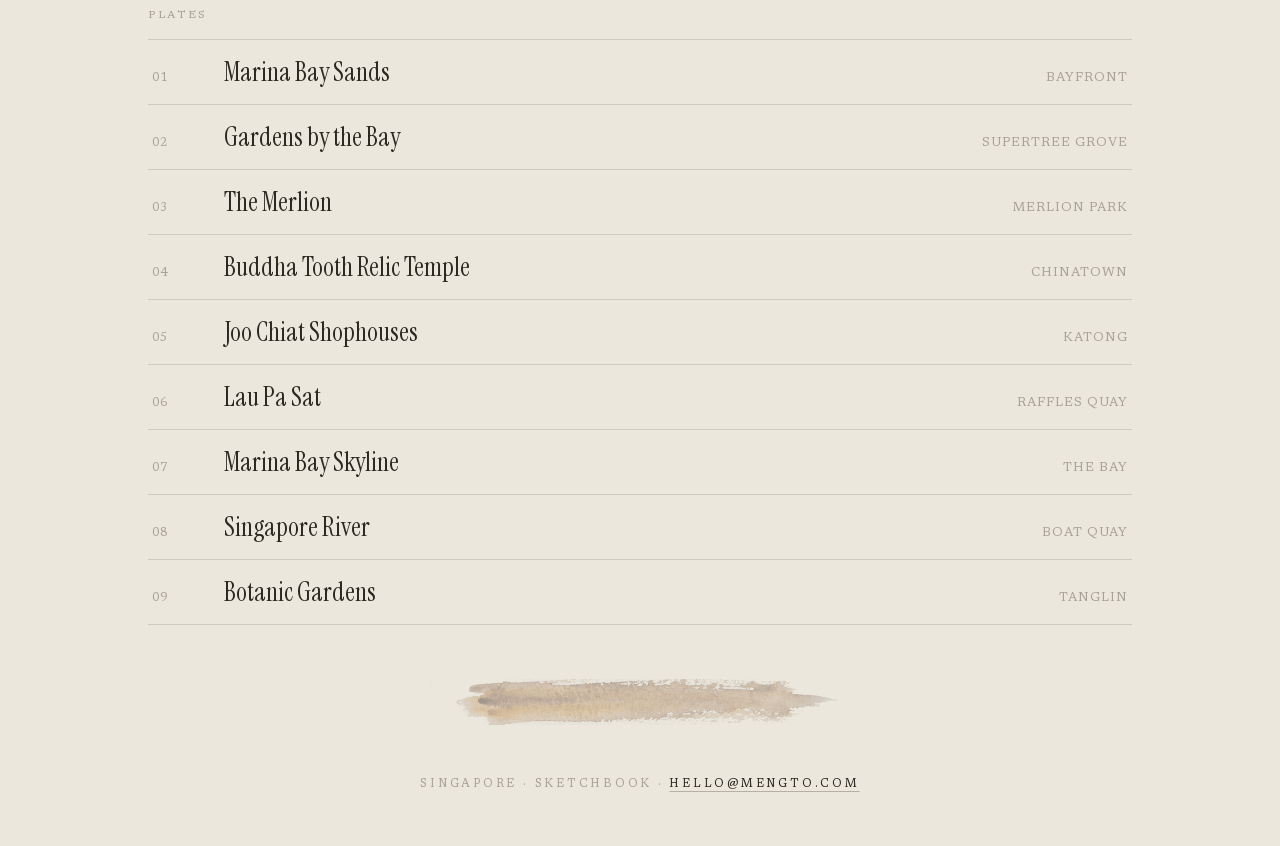
<file: portfolio/landing-pages/meng-to-sketchbook.html>
<!doctype html>
<html lang="en">
<head><meta charset="utf-8">
<meta name="viewport" content="width=device-width, initial-scale=1">
<title>Meng To</title>
<meta name="description" content="designer, creator, AI educator — Singapore">
<style>
@font-face{font-family:'Instrument Serif';font-style:normal;font-weight:400;font-display:block;
  src:url(meng-to-sketchbook/instrument-serif.woff2) format('woff2')}
@font-face{font-family:'Instrument Serif';font-style:italic;font-weight:400;font-display:block;
  src:url(meng-to-sketchbook/instrument-serif-italic.woff2) format('woff2')}
@font-face{font-family:'Newsreader';font-style:normal;font-weight:200 600;font-display:swap;
  src:url(meng-to-sketchbook/newsreader.woff2) format('woff2')}

:root{
  --paper:#ece7dc;
  --ink:#2b2721;
  --ink-soft:rgba(43,39,33,.58);
  --ink-faint:rgba(43,39,33,.36);
  --hairline:rgba(43,39,33,.14);
  --earth:#9a6a3e;
  --display:'Instrument Serif',"New York",Georgia,'Times New Roman',serif;
  --font:'Newsreader',"New York",Georgia,'Times New Roman',serif;
  --track-caps:.24em;
  --track-nav:.06em;
}
*{box-sizing:border-box}
html,body{margin:0;padding:0}
html{-webkit-text-size-adjust:100%}
body{
  font-family:var(--font);font-weight:400;background:var(--paper);color:var(--ink);
  -webkit-font-smoothing:antialiased;overflow-x:hidden;
}
a{color:inherit;text-decoration:none}
button{font:inherit}
::selection{background:rgba(43,39,33,.85);color:var(--paper)}

/* the painted ground the whole page sits on */
.wash{
  position:fixed;inset:0;z-index:-2;pointer-events:none;
  background:url(meng-to-sketchbook/bg-wash.jpg) center top / cover no-repeat;
  opacity:.85;
}
.wash:after{
  content:"";position:absolute;inset:0;
  background:linear-gradient(180deg,rgba(236,231,220,.25) 0%,rgba(236,231,220,.72) 58%,var(--paper) 88%);
}

/* ---------------- top bar ---------------- */
.top{
  position:fixed;top:0;left:0;right:0;z-index:500;
  display:flex;flex-direction:column;align-items:center;gap:11px;
  padding-inline:clamp(16px,4vw,48px);padding-block:18px 64px;pointer-events:none;text-align:center;
}
.top>*{pointer-events:auto}
.top:before{
  content:"";position:absolute;inset:0;z-index:-1;
  background:linear-gradient(180deg,rgba(240,236,226,.94),rgba(240,236,226,.7) 48%,rgba(240,236,226,0));
  -webkit-backdrop-filter:blur(14px) saturate(.95);backdrop-filter:blur(14px) saturate(.95);
  -webkit-mask-image:linear-gradient(180deg,#000 46%,transparent);
  mask-image:linear-gradient(180deg,#000 46%,transparent);
}
.top .name{
  font-family:var(--display);font-size:clamp(24px,2.4vw,30px);letter-spacing:.01em;
  white-space:nowrap;line-height:1;
}
.top nav{
  display:flex;gap:clamp(14px,2vw,26px);font-size:15px;align-items:center;
  letter-spacing:var(--track-nav);font-weight:300;
}
.top nav a{color:var(--ink-soft);transition:color .2s}
.top nav a:hover,.top nav a[aria-current]{color:var(--ink)}
.top nav .top-socials{
  display:flex;align-items:center;gap:13px;margin-left:2px;padding-left:clamp(12px,1.6vw,20px);
  border-left:1px solid var(--hairline);
}
.icon-btn{display:inline-flex;align-items:center;justify-content:center;padding:4px;color:var(--ink-soft);transition:color .2s}
.icon-btn:hover{color:var(--ink)}
.top .icon-btn svg{width:16px;height:16px;display:block}
@media (max-width:640px){
  .top{padding-inline:12px;padding-block:13px 50px;gap:8px}
  .top .name{font-size:20px}
  .top nav{gap:11px;font-size:13px}
  .top nav .top-socials{gap:9px;padding-left:10px}
  .top .icon-btn{padding:2px}
  .top .icon-btn svg{width:14px;height:14px}
}

/* ---------------- hero ---------------- */
.hero{
  position:relative;display:grid;justify-items:center;align-content:center;
  min-height:100svh;overflow-anchor:none;
  padding:clamp(112px,13svh,152px) 0 clamp(72px,10svh,120px);
}
.botany{
  position:absolute;bottom:0;width:clamp(120px,15vw,250px);opacity:.5;
  pointer-events:none;user-select:none;z-index:0;
}
.botany.l{left:clamp(-40px,-1vw,0px);bottom:2%}
.botany.r{right:clamp(-30px,0vw,10px);bottom:-2%;width:clamp(100px,12vw,200px)}
@media (max-width:900px){.botany{display:none}}

.hero-kicker{
  font-size:12px;font-weight:400;letter-spacing:var(--track-caps);text-align:center;
  color:var(--ink-soft);margin:0 0 clamp(22px,3.4vh,40px);text-transform:uppercase;
}
.hero-down{
  position:absolute;bottom:30px;left:50%;transform:translateX(-50%);border:0;background:transparent;
  padding:10px 14px;color:var(--ink);cursor:pointer;-webkit-tap-highlight-color:transparent;
  animation:cue-breathe 2.6s ease-in-out infinite;z-index:3;
}
.hero-down:hover{animation:none;opacity:1}
@keyframes cue-breathe{0%,100%{opacity:.15}50%{opacity:.7}}
@media (prefers-reduced-motion:reduce){.hero-down{animation:none;opacity:.5}}

/* ---------------- sketchbook ---------------- */
.hero,.hero *{-webkit-user-select:none;-moz-user-select:none;user-select:none}
.hero img{-webkit-user-drag:none;user-drag:none}
.sb-wrap{display:grid;justify-items:center;gap:20px;width:100%;position:relative;z-index:2}
.sb-stage{
  display:flex;align-items:center;justify-content:center;width:100%;
  position:relative;
  touch-action:pan-y;
}
.sb-arrow{
  flex:none;display:inline-flex;align-items:center;justify-content:center;padding:6px 2px;
  border:0;background:transparent;color:var(--ink-faint);cursor:pointer;transition:color .2s;
  -webkit-tap-highlight-color:transparent;z-index:8;
}
.sb-arrow:hover{color:var(--ink)}

/* The box is the book's own untransformed frame: the loupe lives here, on
   the desk, while only .sb-tilt leans and scales underneath it. */
.sb-3d{
  position:relative;flex:1 1;min-width:0;max-width:900px;
  perspective:1750px;perspective-origin:50% 46%;
}
.sb-tilt{
  position:relative;
  transform-style:preserve-3d;
  transform:rotateX(var(--rx,0deg)) rotateY(var(--ry,0deg)) scale(var(--zoom,1));
  will-change:transform;
}
.sb-book{position:relative;width:100%;aspect-ratio:1760/1240;transform-style:preserve-3d;z-index:1}

/* The book sits on a surface, so its shadow is a soft pool underneath —
   no box, no filter on the artwork, nothing with an edge of its own.
   Both blobs fade to zero well inside their own bounds, and both ease
   off while a leaf is in the air. */
.sb-cast{position:absolute;pointer-events:none;z-index:0}
.sb-cast.ambient{
  left:5%;right:5%;top:27%;bottom:2%;
  background:radial-gradient(50% 50% at 50% 58%,
    rgba(58,44,26,.34) 0%,rgba(58,44,26,.19) 40%,rgba(58,44,26,0) 74%);
  filter:blur(26px);
  opacity:calc(1 - var(--shade,0) * .42);
}
.sb-cast.contact{
  left:9%;right:9%;top:62%;bottom:10%;
  background:radial-gradient(50% 44% at 50% 42%,
    rgba(44,32,14,.40) 0%,rgba(44,32,14,.17) 48%,rgba(44,32,14,0) 78%);
  filter:blur(11px);
  opacity:calc(1 - var(--shade,0) * .5);
}
.sb-cast.hair{
  left:12%;right:12%;top:70%;bottom:17%;
  background:radial-gradient(50% 52% at 50% 40%,
    rgba(40,28,10,.34) 0%,rgba(40,28,10,0) 76%);
  filter:blur(4px);
  opacity:calc(1 - var(--shade,0) * .62);
}
.sb-full{position:absolute;inset:0}
.sb-full img{width:100%;height:auto;display:block}
.sb-half{position:absolute;top:0;bottom:0;width:50%;overflow-x:clip;overflow-y:visible}
.sb-half.left{left:0}
.sb-half.right{left:50%}
.sb-half-img{width:200%;max-width:none;height:auto;display:block}
.sb-half-img.right{margin-left:-100%}
/* the shadow the lifting leaf throws onto the page beneath it */
.gutter-shade{
  position:absolute;top:var(--pg,21.8%);bottom:var(--pg,21.8%);width:46%;
  pointer-events:none;opacity:calc(var(--shade,0) * .62);
  -webkit-mask-image:linear-gradient(180deg,transparent 0,#000 5.2%,#000 94.8%,transparent 100%);
  mask-image:linear-gradient(180deg,transparent 0,#000 5.2%,#000 94.8%,transparent 100%);
}
.gutter-shade.left{right:0;background:linear-gradient(270deg,rgba(52,38,20,.30),rgba(52,38,20,0) 82%)}
.gutter-shade.right{left:0;background:linear-gradient(90deg,rgba(52,38,20,.24),rgba(52,38,20,0) 82%)}

/* ---- the turning leaf: nested strips forming a curved surface ---- */
.curl{
  position:absolute;top:0;height:100%;
  width:calc(var(--bw,0px) * var(--span));
  transform-style:preserve-3d;z-index:6;
}
.curl.next{left:50%;transform-origin:left center;transform:rotateY(calc(-1 * var(--tt,0deg)))}
.curl.prev{right:50%;transform-origin:right center;transform:rotateY(var(--tt,0deg))}
.strip{
  position:absolute;top:0;height:100%;
  width:calc(var(--bw,0px) * var(--span) / var(--n));
  transform-style:preserve-3d;
}
.curl.next .strip{transform-origin:left center}
.curl.prev .strip{transform-origin:right center}
.curl.next>.strip{left:0}
.curl.prev>.strip{right:0;left:auto}
.curl.next .strip .strip{left:100%;transform:rotateY(var(--td,0deg))}
.curl.prev .strip .strip{right:100%;transform:rotateY(calc(-1 * var(--td,0deg)))}
.face{
  position:absolute;top:0;bottom:0;left:0;right:-1.1px;
  backface-visibility:hidden;-webkit-backface-visibility:hidden;
  background-repeat:no-repeat;background-size:var(--bw,0px) auto;
}
.face.back{transform:rotateY(180deg)}
.face .sh,.face .gl{
  -webkit-mask-image:linear-gradient(180deg,transparent 0,#000 5.2%,#000 94.8%,transparent 100%);
  mask-image:linear-gradient(180deg,transparent 0,#000 5.2%,#000 94.8%,transparent 100%);
}
.strip.edge .face .sh,.strip.edge .face .gl{
  -webkit-mask-image:linear-gradient(180deg,transparent 0,#000 9%,#000 91%,transparent 100%),var(--hf);
  mask-image:linear-gradient(180deg,transparent 0,#000 9%,#000 91%,transparent 100%),var(--hf);
  -webkit-mask-composite:source-in;mask-composite:intersect;
}
.curl.next .strip.edge .face.front,.curl.prev .strip.edge .face.back{
  --hf:linear-gradient(90deg,#000 0 22%,transparent 96%);
}
.curl.next .strip.edge .face.back,.curl.prev .strip.edge .face.front{
  --hf:linear-gradient(270deg,#000 0 22%,transparent 96%);
}
.face .sh{position:absolute;left:0;right:0;top:var(--pg,21.8%);bottom:var(--pg,21.8%);pointer-events:none}
.curl.next .face.front .sh,.curl.prev .face.back .sh{
  background:linear-gradient(90deg,rgba(58,43,20,var(--a1,0)),rgba(58,43,20,var(--a2,0)));
}
.curl.next .face.back .sh,.curl.prev .face.front .sh{
  background:linear-gradient(90deg,rgba(58,43,20,var(--a2,0)),rgba(58,43,20,var(--a1,0)));
}
.face .gl{
  position:absolute;left:0;right:0;top:var(--pg,21.8%);bottom:var(--pg,21.8%);
  pointer-events:none;background:#fffaf0;
  opacity:calc(var(--shade,0) * var(--lit,1) * var(--lit,1) * .20);
}

/* ---- the loupe: a real magnifier lying on the page.  Pick it up and
       drag it across the book; it stays where you put it. ---- */
.loupe{
  position:absolute;left:0;top:0;
  width:var(--lr,270px);height:var(--lr,270px);
  pointer-events:none;z-index:80;opacity:0;
  transition:opacity .25s ease;
  will-change:transform;
}
.loupe.on{opacity:1}
.loupe.held .ring{cursor:grabbing}
.loupe .ring{
  position:absolute;inset:0;border-radius:50%;
  pointer-events:auto;cursor:grab;
  padding:calc(var(--lr,270px) * .058);
  box-shadow:
    0 1px 2px rgba(58,44,26,.30),
    0 10px 18px rgba(58,44,26,.24),
    0 26px 40px rgba(58,44,26,.20),
    0 48px 66px rgba(58,44,26,.13);
}
/* the bezel is an annulus, so the glass really is see-through */
.loupe .ring:before{
  content:"";position:absolute;inset:0;border-radius:50%;pointer-events:none;
  background:linear-gradient(146deg,
    #fdf7e9 0%,#e6d7b4 14%,#b69d70 32%,#7d6740 50%,
    #cdbb92 66%,#f4ead3 80%,#9b8459 100%);
  box-shadow:
    inset 0 1px 1px rgba(255,255,255,.8),
    inset 0 -2px 3px rgba(70,52,26,.5);
  -webkit-mask-image:radial-gradient(circle closest-side at 50% 50%,transparent 0 88.2%,#000 89.8% 100%);
  mask-image:radial-gradient(circle closest-side at 50% 50%,transparent 0 88.2%,#000 89.8% 100%);
}
/* the handle, drawn before the bezel so the ring covers its inner end */
.loupe .grip{
  position:absolute;left:50%;top:50%;
  width:calc(var(--lr,270px) * .74);height:calc(var(--lr,270px) * .125);
  transform-origin:0 50%;
  transform:rotate(40deg) translate(calc(var(--lr,270px) * .33),-50%);
  border-radius:calc(var(--lr,270px) * .06);
  pointer-events:auto;cursor:grab;
  background:
    linear-gradient(180deg,rgba(255,255,255,.46) 0 13%,rgba(255,255,255,0) 44%,
                    rgba(0,0,0,.26) 100%),
    linear-gradient(90deg,#d9bd82 0 14%,#a9884e 14% 20%,#6d4c2b 20% 62%,
                    #5a3d22 62% 92%,#7a563180 92% 100%);
  box-shadow:0 8px 15px rgba(58,44,26,.26),0 18px 26px rgba(58,44,26,.14);
}
.lens{
  position:relative;display:block;width:100%;height:100%;border-radius:50%;
  background-repeat:no-repeat;overflow:hidden;
  box-shadow:
    inset 0 0 0 1px rgba(52,40,22,.55),
    inset 0 4px 12px rgba(40,30,14,.28),
    inset 0 -7px 16px rgba(255,250,240,.14);
}
.lens .mag{display:none}
/* A second copy of the book, sitting beside the glass outside the tilt, and
   scaled about whichever page point the glass is currently over. */
.zoomwrap{
  position:absolute;inset:0;overflow:hidden;pointer-events:none;z-index:2;
  opacity:0;
}
.zoominner{position:absolute;inset:0;transform-origin:0 0}
.lens:before,.lens:after{content:"";position:absolute;inset:0;border-radius:50%;pointer-events:none}
.lens:before{z-index:1}
.lens:after{z-index:2}
/* the glass bends and darkens toward its rim, with a faint colour fringe */
.lens:before{
  background:radial-gradient(circle at 50% 50%,
    rgba(0,0,0,0) 54%,rgba(58,44,26,.10) 76%,rgba(46,34,16,.34) 100%);
  box-shadow:
    inset 0 0 0 2px rgba(130,162,196,.26),
    inset 0 0 0 4px rgba(206,158,112,.15);
}
/* the dome: one broad specular and a tight crescent opposite it */
.lens:after{
  background:
    radial-gradient(36% 26% at 29% 19%,rgba(255,255,255,.30),rgba(255,255,255,0) 76%),
    radial-gradient(24% 16% at 74% 86%,rgba(255,255,255,.12),rgba(255,255,255,0) 80%),
    linear-gradient(150deg,rgba(255,255,255,.06) 0 18%,rgba(255,255,255,0) 42%);
}

/* ---- controls ---- */
.sb-tools{
  display:flex;align-items:center;gap:6px;
  border:1px solid var(--hairline);border-radius:999px;
  padding:5px 7px;background:rgba(250,246,238,.62);
  -webkit-backdrop-filter:blur(8px);backdrop-filter:blur(8px);
}
.tool{
  width:28px;height:28px;display:inline-flex;align-items:center;justify-content:center;
  border:0;border-radius:50%;background:transparent;color:var(--ink-soft);
  cursor:pointer;transition:background-color .18s ease,color .18s ease;
}
.tool:hover{background:rgba(255,252,244,.9);color:var(--ink)}
.tool[aria-pressed="true"]{background:rgba(154,106,62,.16);color:var(--earth)}
.tool:disabled{opacity:.32;cursor:default;background:transparent}
.tool svg{width:15px;height:15px;display:block}
.tool-sep{width:1px;height:17px;background:var(--hairline);margin:0 2px}
.zoom-read{
  font-size:11px;letter-spacing:.1em;color:var(--ink-faint);
  min-width:40px;text-align:center;font-variant-numeric:tabular-nums;
}
@media (pointer:coarse){.loupe{display:none}}

.sb-zone{position:absolute;top:0;bottom:0;border:0;background:transparent;cursor:grab;z-index:60;-webkit-tap-highlight-color:transparent}
.sb-zone:active{cursor:grabbing}
.sb-prev{left:0;width:50%}
.sb-next{right:0;width:50%}

.sb-captions{display:grid;justify-items:center}
.sb-captions>*{grid-area:1/1;margin:0}
.sb-caption{font-size:13px;letter-spacing:var(--track-caps);text-transform:uppercase;color:var(--ink-soft);
  animation:sb-cap-in .5s ease both}
.sb-caption.live{animation:none}
@keyframes sb-cap-in{0%{opacity:0}}
@keyframes sb-cap-out{to{opacity:0}}
.sb-hint{
  margin:0;font-size:11px;letter-spacing:.14em;text-transform:uppercase;color:var(--ink-faint);
  transition:opacity .4s ease;
}
.sb-hint.gone{opacity:0}
.sb-wrap.intro .sb-full img,.sb-wrap.intro .sb-half-img{filter:url(#sb-mblur-1)}
.sb-wrap.intro.b2 .sb-full img,.sb-wrap.intro.b2 .sb-half-img{filter:url(#sb-mblur-2)}
.sb-wrap.intro .sb-caption{animation:none}
.sb-wrap.intro .sb-caption.cap-out{display:none}
@media (max-width:640px){
  .hero-kicker{font-size:10.5px;letter-spacing:.16em}
  .sb-wrap{width:100vw;margin-inline:calc(50% - 50vw)}
  .sb-arrow{position:absolute;top:50%;transform:translateY(-50%);z-index:70;padding:12px 6px}
  .sb-arrow.left{left:2px}
  .sb-arrow.right{right:2px}
  .sb-3d{max-width:none}
  .sb-hint{font-size:9.5px;letter-spacing:.1em;padding:0 16px;text-align:center}
}

/* ---------------- painted rules + sections ---------------- */
.rule{
  display:block;width:min(1080px,86vw);margin:clamp(30px,6vh,64px) auto;
  height:clamp(26px,4vw,46px);
  background:url(meng-to-sketchbook/divider.png) center / 100% auto no-repeat;
  opacity:.5;
}
.rule.short{width:min(420px,52vw);opacity:.4}
.section-label{
  font-size:11px;letter-spacing:var(--track-caps);text-transform:uppercase;
  color:var(--ink-faint);margin:0 0 18px;
}
.about{
  position:relative;max-width:1080px;margin:0 auto;
  padding:0 clamp(20px,5vw,48px);
  display:grid;grid-template-columns:minmax(0,1fr) auto;gap:clamp(24px,5vw,60px);align-items:start;
}
.bio{font-size:clamp(17px,1.7vw,20px);line-height:1.74;letter-spacing:.005em;margin:0;font-weight:300;max-width:56ch}
.bio-link{color:var(--ink);text-decoration:underline;text-decoration-color:rgba(43,39,33,.28);
  text-underline-offset:4px;transition:text-decoration-color .2s}
.bio-link:hover{text-decoration-color:var(--ink)}
.bloom{width:clamp(150px,17vw,260px);opacity:.9;user-select:none;align-self:center}
@media (max-width:760px){
  .about{grid-template-columns:1fr}
  .bloom{width:170px;justify-self:center}
}

.plates{max-width:1080px;margin:0 auto;padding:0 clamp(20px,5vw,48px)}
.plate-list{list-style:none;margin:0;padding:0;border-top:1px solid var(--hairline)}
.plate{
  display:grid;grid-template-columns:3.4em minmax(0,1fr) auto;gap:18px;align-items:baseline;
  width:100%;padding:15px 4px;border:0;border-bottom:1px solid var(--hairline);
  background:transparent;text-align:left;cursor:pointer;color:inherit;
  transition:background-color .22s ease,padding-left .22s ease;
}
.plate:hover,.plate[aria-current="true"]{background:rgba(255,252,244,.5);padding-left:12px}
.plate .n{font-size:12px;color:var(--ink-faint);letter-spacing:var(--track-nav)}
.plate .t{font-family:var(--display);font-size:clamp(19px,2.1vw,26px)}
.plate .p{font-size:12.5px;color:var(--ink-faint);letter-spacing:.08em;text-transform:uppercase;text-align:right}
.plate[aria-current="true"] .p{color:var(--earth)}

.foot{font-size:11.5px;letter-spacing:var(--track-caps);text-transform:uppercase;
  color:var(--ink-faint);text-align:center;padding-bottom:44px}
</style>
</head>
<body>
<div class="wash" aria-hidden="true"></div>
<main class="page home">

  <header class="top">
    <a class="name" href="#">Meng To</a>
    <nav>
      <a href="#plates">Journal</a>
      <a href="#about">About</a>
      <a href="#contact">Contact</a>
      <div class="top-socials">
        <a href="#" class="icon-btn" aria-label="X"><svg viewBox="0 0 24 24" fill="currentColor" aria-hidden="true"><path d="M17.7 2.6h3.3l-7.2 8.2 8.5 11.2h-6.7l-5.2-6.9-6 6.9H1.1l7.7-8.8L.7 2.6h6.9l4.7 6.3 5.4-6.3Zm-1.2 17.5h1.8L7.6 4.4H5.7l10.8 15.7Z"/></svg></a>
        <a href="#" class="icon-btn" aria-label="LinkedIn"><svg viewBox="0 0 24 24" fill="currentColor" aria-hidden="true"><path d="M4.9 3.5a2.1 2.1 0 1 1 0 4.2 2.1 2.1 0 0 1 0-4.2ZM3.1 9.3h3.6v11.6H3.1V9.3Zm6 0h3.4v1.6h.05c.48-.9 1.65-1.85 3.4-1.85 3.63 0 4.3 2.35 4.3 5.4v6.45h-3.6v-5.72c0-1.36-.02-3.12-1.92-3.12-1.92 0-2.22 1.48-2.22 3.02v5.82H9.1V9.3Z"/></svg></a>
        <a href="#" class="icon-btn" aria-label="Instagram"><svg viewBox="0 0 24 24" fill="none" stroke="currentColor" stroke-width="1.7" aria-hidden="true"><rect x="2.6" y="2.6" width="18.8" height="18.8" rx="5.4"/><circle cx="12" cy="12" r="4.4"/><circle cx="17.6" cy="6.4" r="1.15" fill="currentColor" stroke="none"/></svg></a>
        <a href="#contact" class="icon-btn" aria-label="Email"><svg viewBox="0 0 24 24" fill="none" stroke="currentColor" stroke-width="1.7" aria-hidden="true"><rect x="2.4" y="4.6" width="19.2" height="14.8" rx="2.4"/><path d="m3.2 6.4 8.8 6.6 8.8-6.6"/></svg></a>
      </div>
    </nav>
  </header>

  <section id="sketchbook" class="hero">
    <img class="botany l" src="meng-to-sketchbook/botany-left.png" alt="" aria-hidden="true">
    <img class="botany r" src="meng-to-sketchbook/botany-right.png" alt="" aria-hidden="true">

    <p class="hero-kicker">Designer / Creator / AI Educator / Founder @ Singapore</p>

    <div class="sb-wrap" id="sbWrap">
      <svg width="0" height="0" style="position:absolute" aria-hidden="true">
        <filter id="sb-mblur-1"><feGaussianBlur stdDeviation="5 0"/></filter>
        <filter id="sb-mblur-2"><feGaussianBlur stdDeviation="14 0"/></filter>
      </svg>
      <div class="sb-stage" id="sbStage">
        <button class="sb-arrow left" id="sbLeft" aria-label="previous page">
          <svg viewBox="0 0 14 44" width="14" height="44" fill="none" aria-hidden="true"><polyline points="11,3 3,22 11,41" stroke="currentColor" stroke-width="1.1" stroke-linecap="round" stroke-linejoin="round"/></svg>
        </button>
        <div class="sb-3d" id="sb3d">
          <div class="sb-tilt" id="sbTilt">
            <div class="sb-cast ambient" aria-hidden="true"></div>
            <div class="sb-cast contact" aria-hidden="true"></div>
            <div class="sb-cast hair" aria-hidden="true"></div>
            <div class="sb-book" id="sbBook"></div>
          </div>
          <div class="zoomwrap" id="zoomWrap" aria-hidden="true"><div class="zoominner" id="zoomInner"></div></div>
          <div class="loupe" id="loupe"><span class="grip"></span><span class="ring"><span class="lens" id="loupeLens"><span class="mag" id="loupeMag"></span></span></span></div>
        </div>
        <button class="sb-arrow right" id="sbRight" aria-label="next page">
          <svg viewBox="0 0 14 44" width="14" height="44" fill="none" aria-hidden="true"><polyline points="3,3 11,22 3,41" stroke="currentColor" stroke-width="1.1" stroke-linecap="round" stroke-linejoin="round"/></svg>
        </button>
      </div>
      <div class="sb-captions" id="sbCaptions"></div>
      <div class="sb-tools" role="group" aria-label="view controls">
        <button class="tool" id="zOut" aria-label="zoom out"><svg viewBox="0 0 20 20" fill="none" stroke="currentColor" stroke-width="1.6" stroke-linecap="round"><circle cx="8.6" cy="8.6" r="5.6"/><path d="M12.8 12.8 17.4 17.4M6.2 8.6h4.8"/></svg></button>
        <span class="zoom-read" id="zRead">100%</span>
        <button class="tool" id="zIn" aria-label="zoom in"><svg viewBox="0 0 20 20" fill="none" stroke="currentColor" stroke-width="1.6" stroke-linecap="round"><circle cx="8.6" cy="8.6" r="5.6"/><path d="M12.8 12.8 17.4 17.4M6.2 8.6h4.8M8.6 6.2v4.8"/></svg></button>
        <span class="tool-sep" aria-hidden="true"></span>
        <button class="tool" id="loupeBtn" aria-label="magnifier" aria-pressed="true"><svg viewBox="0 0 20 20" fill="none" stroke="currentColor" stroke-width="1.6" stroke-linecap="round"><circle cx="8.8" cy="8.8" r="5.8"/><path d="M13 13l4.4 4.4"/><path d="M6.4 7.2a3.2 3.2 0 0 1 2.4-1.4" opacity=".55"/></svg></button>
      </div>
      <p class="sb-hint" id="sbHint">Drag the page to turn · Drag the glass across it</p>
    </div>

    <button class="hero-down" id="heroDown" aria-label="scroll to about">
      <svg viewBox="0 0 44 22" width="34" height="17" fill="none" aria-hidden="true">
        <polyline points="3,3 22,11 41,3" stroke="currentColor" stroke-width="1.1" stroke-linecap="round" stroke-linejoin="round"/>
        <polyline points="3,11 22,19 41,11" stroke="currentColor" stroke-width="1.1" stroke-linecap="round" stroke-linejoin="round"/>
      </svg>
    </button>
  </section>

  <div class="rule" aria-hidden="true"></div>

  <section id="about" class="about">
    <div>
      <p class="section-label">About</p>
      <p class="bio">Meng To is a designer, creator, and AI educator based in Singapore. He is the founder of <a class="bio-link" href="#">Design+Code</a>, where for over a decade he has taught designers and developers to build real apps — from Sketch and Xcode through SwiftUI, and now the AI tools that let one person ship what used to take a team. His work lives on the seam between craft and code: teaching designers to build, and builders to see. This sketchbook is the other half of that — the city looked at slowly, in <a class="bio-link" href="#">ink and a little colour</a>: shophouse shutters, hawker tents, the bay at dusk.</p>
    </div>
    <img class="bloom" src="meng-to-sketchbook/bloom.png" alt="" aria-hidden="true">
  </section>

  <div class="rule short" aria-hidden="true"></div>

  <section id="plates" class="plates">
    <p class="section-label">Plates</p>
    <ol class="plate-list" id="plateList"></ol>
  </section>

  <div class="rule short" aria-hidden="true"></div>
  <p class="foot" id="contact">Singapore · Sketchbook · <a href="#" class="bio-link">hello@mengto.com</a></p>
</main>

<script>
/* =====================================================================
   Meng To — sketchbook hero.
   Spreads are transparent PNGs of an open sketchbook generated with
   Higgsfield.  The leaf that turns is a real curved surface: a chain of
   nested strips whose tangent sweeps through an arc, so the page bends
   the way paper bends instead of pivoting like a flat door.
   ===================================================================== */
const Q=new URLSearchParams(location.search);
const DIR='meng-to-sketchbook/';
const PAGES=[
  {file:'marina-bay-sands.png',   title:'Marina Bay Sands',          place:'Bayfront'},
  {file:'gardens-by-the-bay.png', title:'Gardens by the Bay',        place:'Supertree Grove'},
  {file:'merlion.png',            title:'The Merlion',               place:'Merlion Park'},
  {file:'buddha-tooth.png',       title:'Buddha Tooth Relic Temple', place:'Chinatown'},
  {file:'joo-chiat.png',          title:'Joo Chiat Shophouses',      place:'Katong'},
  {file:'lau-pa-sat.png',         title:'Lau Pa Sat',                place:'Raffles Quay'},
  {file:'marina-bay-skyline.png', title:'Marina Bay Skyline',        place:'The Bay'},
  {file:'singapore-river.png',    title:'Singapore River',           place:'Boat Quay'},
  {file:'botanic-gardens.png',    title:'Botanic Gardens',           place:'Tanglin'}
];
PAGES.forEach(p=>p.url=DIR+p.file);
const M=PAGES.length, LAND=6;

const wrap=document.getElementById('sbWrap');
const stage=document.getElementById('sbStage');
const sb3d=document.getElementById('sb3d');
const book=document.getElementById('sbBook');
const capBox=document.getElementById('sbCaptions');
const hint=document.getElementById('sbHint');
const REDUCED=matchMedia('(prefers-reduced-motion: reduce)').matches;

/* ------------------------------------------------ the turning leaf */
const N=18;            /* strips — enough for a smooth curve          */
const SPAN=0.449;      /* gutter → outer page edge, as a fraction     */
const BETA=0.60;       /* peak curl of the arc, radians              */
let idx=0, turn=null;  /* turn = {dir, from, to, t}                   */
let strips=[];         /* the chain, kept for per-frame lighting       */

function el(t,c){const e=document.createElement(t);if(c)e.className=c;return e}
function imgEl(i,side){
  const im=new __threeuiStorageImage();im.className='sb-half-img '+side;
  im.draggable=false;im.alt='';im.src=PAGES[i].url;return im;
}

function halfEl(pos,i){
  const d=el('div','sb-half '+pos);
  d.appendChild(imgEl(i,pos));
  d.appendChild(el('div','gutter-shade '+pos));
  return d;
}
/* build the strip chain once per turn; background offsets are pure
   geometry, so they never need touching again while it animates */
function buildCurl(dir,from,to){
  strips=[];
  const c=el('div','curl '+dir);
  c.style.setProperty('--n',N);
  c.style.setProperty('--span',SPAN);
  let host=c;
  for(let i=0;i<N;i++){
    const s=el('div','strip');
    s.style.setProperty('--i',i);
    const gut='calc(var(--bw) * 0.5)';
    const sw='calc(var(--bw) * '+SPAN+' / '+N+')';
    const A='calc(-1 * ('+gut+' + '+i+' * '+sw+'))';         /* faces the from-page  */
    const B='calc('+(i+1)+' * '+sw+' - '+gut+')';            /* faces the to-page    */
    const f=el('div','face front'), b=el('div','face back');
    const dress=(e,url,px)=>{
      e.style.backgroundImage='url('+url+')';
      e.style.backgroundPositionX=px;
    };
    dress(f,PAGES[from].url, dir==='next'?A:B);
    dress(b,PAGES[to].url,   dir==='next'?B:A);
    f.appendChild(el('div','sh'));f.appendChild(el('div','gl'));
    b.appendChild(el('div','sh'));b.appendChild(el('div','gl'));
    s.appendChild(f);s.appendChild(b);
    if(i===N-1)s.classList.add('edge');
    host.appendChild(s);host=s;
    strips.push(s);
  }
  return c;
}
function applyTurn(t){
  const th=Math.PI*t;                       /* how far the leaf has swung */
  const beta=BETA*Math.sin(Math.PI*t);      /* it is flat at both ends    */
  const D=180/Math.PI;
  const tt=th+beta, td=2*beta/N;
  sb3d.style.setProperty('--tt',(tt*D).toFixed(2)+'deg');
  sb3d.style.setProperty('--td',(td*D).toFixed(3)+'deg');
  sb3d.style.setProperty('--shade',Math.sin(Math.PI*t).toFixed(3));
  fadeCaption(t);
  for(let i=0;i<strips.length;i++){
    const l1=Math.abs(Math.cos(tt-i*td));        /* facing at this strip's near edge */
    const l2=Math.abs(Math.cos(tt-(i+1)*td));    /* ...and at its far edge           */
    const st=strips[i].style;
    st.setProperty('--lit',l1.toFixed(3));
    st.setProperty('--a1',((1-l1)*.62).toFixed(3));
    st.setProperty('--a2',((1-l2)*.62).toFixed(3));
  }
}
function paint(){
  book.textContent='';
  if(!turn){
    const f=el('div','sb-full');
    const im=new __threeuiStorageImage();im.src=PAGES[idx].url;im.alt=PAGES[idx].title;
    im.draggable=false;
    f.appendChild(im);book.appendChild(f);
    sb3d.style.setProperty('--shade','0');
  }else{
    const next=turn.dir==='next';
    book.appendChild(halfEl('left', next?turn.from:turn.to));
    book.appendChild(halfEl('right',next?turn.to:turn.from));
    book.appendChild(buildCurl(turn.dir,turn.from,turn.to));
    applyTurn(turn.t);
  }
  const a=el('button','sb-zone sb-prev'),b=el('button','sb-zone sb-next');
  a.setAttribute('aria-label','previous page');b.setAttribute('aria-label','next page');
  book.appendChild(a);book.appendChild(b);
  layout();
  caption();
  marks();
  if(typeof syncZoomLayer==='function')syncZoomLayer();
  if(typeof placeLoupe==='function')placeLoupe();
}
function caption(){
  capBox.textContent='';
  capOut=capIn=null;
  if(turn){
    capOut=el('p','sb-caption live');capOut.textContent=PAGES[turn.from].title;capBox.appendChild(capOut);
    capIn=el('p','sb-caption live');capIn.textContent=PAGES[turn.to].title;capBox.appendChild(capIn);
    fadeCaption(turn.t);
  }else{
    const p=el('p','sb-caption');p.textContent=PAGES[idx].title;capBox.appendChild(p);
  }
}
let capOut=null,capIn=null;
function fadeCaption(t){
  if(!capOut||!capIn)return;
  /* the old title is gone before the new one arrives, so they never
     sit on top of each other mid-drag */
  const out=1-Math.max(0,Math.min(1,(t-0.10)/0.28));
  const inn=Math.max(0,Math.min(1,(t-0.56)/0.30));
  capOut.style.opacity=out.toFixed(3);
  capIn.style.opacity=inn.toFixed(3);
}
function layout(){
  sb3d.style.setProperty('--bw',book.clientWidth+'px');
}
addEventListener('resize',layout);

/* ------------------------------------------------------ spring loop */
let spring=null;
function animateTo(target,onDone,stiff,damp){
  spring={kind:'spring',v:0,target:target,done:onDone,k:stiff||150,c:damp||22};
  kick();
}
/* the riffle wants a fixed tempo, not a spring settling time */
function tweenTo(target,dur,onDone){
  spring={kind:'tween',from:turn?turn.t:0,target:target,dur:dur,e:0,done:onDone};
  kick();
}
let raf=null,last=0;
function tick(now){
  raf=null;
  const dt=Math.min(0.032,(now-last)/1000||0.016);last=now;
  if(spring&&turn){
    const s=spring;
    if(s.kind==='tween'){
      s.e+=dt;
      const k=Math.min(1,s.e/s.dur);
      turn.t=s.from+(s.target-s.from)*k;
      applyTurn(turn.t);
      if(k>=1){spring=null;const d=s.done;d&&d();}
    }else{
      const x=turn.t-s.target;
      s.v+= (-s.k*x - s.c*s.v)*dt;
      turn.t+=s.v*dt;
      if(Math.abs(turn.t-s.target)<0.002&&Math.abs(s.v)<0.02){
        turn.t=s.target;spring=null;
        applyTurn(turn.t);
        const d=s.done;d&&d();
      }else applyTurn(turn.t);
    }
  }
  viewSpring();
  const lmoved=loupeEase();
  /* kick() may already have queued the next frame from a done-callback */
  if((spring||viewActive||lmoved)&&raf===null) raf=requestAnimationFrame(tick);
}
function kick(){ if(raf===null){last=performance.now();raf=requestAnimationFrame(tick);} }

/* ------------------------------------------- tilt + zoom of the book */
const TILT_X=4.5, TILT_Y=7;      /* degrees — deliberately restrained   */
const ZOOM_MIN=0.9, ZOOM_MAX=1.5;
const view={rx:0,ry:0,z:1, trx:0,try_:0,tz:1};
let viewActive=false;
let lastZ=1;
function applyView(){
  sb3d.style.setProperty('--rx',view.rx.toFixed(2)+'deg');
  sb3d.style.setProperty('--ry',view.ry.toFixed(2)+'deg');
  sb3d.style.setProperty('--zoom',view.z.toFixed(3));
  /* the glass stays put, but the page under it has moved */
  if(view.z!==lastZ){lastZ=view.z;if(typeof placeLoupe==='function')placeLoupe();}
}
function viewSpring(){
  const e=0.14;
  let moved=false;
  for(const [k,t] of [['rx','trx'],['ry','try_'],['z','tz']]){
    const d=view[t]-view[k];
    if(Math.abs(d)>0.0006){view[k]+=d*e;moved=true;}
    else view[k]=view[t];
  }
  if(moved)applyView();
  viewActive=moved;
  return moved;
}
function setView(rx,ry,z){
  view.trx=Math.max(-TILT_X,Math.min(TILT_X,rx));
  view.try_=Math.max(-TILT_Y,Math.min(TILT_Y,ry));
  view.tz=Math.max(ZOOM_MIN,Math.min(ZOOM_MAX,z));
  viewActive=true;kick();
  if(typeof syncZoom==='function')syncZoom();
}
/* the book leans toward the cursor — no dragging, and never far */
function tiltTo(cx,cy){
  if(drag)return;                       /* hold still while a page is being turned */
  const r=book.getBoundingClientRect();
  if(!r.width)return;
  const nx=Math.max(-1,Math.min(1,(cx-(r.left+r.width/2))/(r.width*0.62)));
  const ny=Math.max(-1,Math.min(1,(cy-(r.top+r.height/2))/(r.height*0.9)));
  setView(-ny*TILT_X, nx*TILT_Y, view.tz);
}
addEventListener('pointermove',e=>{
  if(e.pointerType==='touch')return;
  tiltTo(e.clientX,e.clientY);
},{passive:true});
addEventListener('pointerout',e=>{if(!e.relatedTarget)setView(0,0,view.tz)});
addEventListener('blur',()=>setView(0,0,view.tz));
/* the wheel belongs to the page — zoom is on the toolbar, or a double click
   to come back to 100% */
stage.addEventListener('dblclick',()=>setView(view.trx,view.try_,1));

/* ------------------------------------------------------- pointer work */
let drag=null;
function bookRect(){return book.getBoundingClientRect()}
function hideHint(){hint.classList.add('gone')}

stage.addEventListener('pointerdown',e=>{
  if(e.button!==0)return;
  e.preventDefault();                     /* no text selection, no image drag */
  const onBook=e.target.closest('.sb-zone');
  stage.setPointerCapture(e.pointerId);
  hideHint();
  if(!onBook||introOn)return;
  const r=bookRect();
  const dir=(e.clientX-r.left)/r.width>0.5?'next':'prev';
  startTurn(dir,0);
  drag={dir:dir,x0:e.clientX,w:r.width,moved:0,vel:0,tPrev:performance.now()};
});
stage.addEventListener('pointermove',e=>{
  if(!drag)return;
  const dx=e.clientX-drag.x0;
  drag.moved=Math.max(drag.moved,Math.abs(dx));
  const raw=(drag.dir==='next'? -dx : dx)/(drag.w*0.62);
  const t=Math.max(0,Math.min(1,raw));
  const now=performance.now();
  drag.vel=(t-(turn?turn.t:0))/Math.max(0.001,(now-drag.tPrev)/1000);
  drag.tPrev=now;
  if(turn){turn.t=t;applyTurn(t);}
});
function endDrag(e){
  if(!drag)return;
  const d=drag;drag=null;
  if(!turn)return;
  if(d.moved<6){                              /* a tap, not a drag */
    commit();return;
  }
  const go = turn.t>0.42 || d.vel>1.1;
  if(go)commit(); else cancel();
}
stage.addEventListener('dragstart',e=>e.preventDefault());
stage.addEventListener('selectstart',e=>e.preventDefault());
stage.addEventListener('pointerup',endDrag);
stage.addEventListener('pointercancel',endDrag);

/* ------------------------------------------------------ turn control */
function startTurn(dir,t){
  spring=null;
  if(turn){idx=turn.to;turn=null;}      /* settle anything still in flight */
  if(typeof shoveLoupe==='function')shoveLoupe(dir);
  const from=idx;
  turn={dir:dir,from:from,to:dir==='next'?(from+1)%M:(from-1+M)%M,t:t||0};
  paint();
}
function commit(){
  if(!turn)return;
  if(REDUCED){idx=turn.to;turn=null;paint();return;}
  animateTo(1,()=>{idx=turn.to;turn=null;paint();},170,26);
  kick();
}
function cancel(){
  if(!turn)return;
  animateTo(0,()=>{turn=null;paint();},150,24);
  kick();
}
function step(dir){
  if(introOn)endIntro();
  if(turn){ /* finish whatever is in flight first */ idx=turn.to;turn=null; }
  startTurn(dir,0);commit();
}
function goTo(i){
  if(introOn)endIntro();
  if(i===idx)return;
  if(turn){idx=turn.to;turn=null;}
  const fwd=(i-idx+M)%M, back=(idx-i+M)%M;
  if(Math.min(fwd,back)===1){step(fwd===1?'next':'prev');return;}
  idx=i;paint();
}
document.getElementById('sbLeft').onclick=()=>step('prev');
document.getElementById('sbRight').onclick=()=>step('next');
addEventListener('keydown',e=>{
  if(e.key!=='ArrowLeft'&&e.key!=='ArrowRight')return;
  if(e.metaKey||e.ctrlKey||e.altKey)return;
  const t=e.target;
  if(t&&(t.tagName==='INPUT'||t.tagName==='TEXTAREA'||t.isContentEditable))return;
  e.preventDefault();hideHint();
  step(e.key==='ArrowRight'?'next':'prev');
});
document.getElementById('heroDown').onclick=()=>{
  document.getElementById('about').scrollIntoView({behavior:'smooth',block:'start'});
};

/* --------------------------------------------------- loupe + controls */
const loupe=document.getElementById('loupe');
const lens=document.getElementById('loupeLens');
const mag=document.getElementById('loupeMag');
const zRead=document.getElementById('zRead');
const loupeBtn=document.getElementById('loupeBtn');
const zInBtn=document.getElementById('zIn'), zOutBtn=document.getElementById('zOut');
const MAG=2.3;
const DESK=getComputedStyle(document.documentElement).getPropertyValue('--paper').trim()||'#ece7dc';
let loupeOn=true, lx=null, ly=null, lgrab=null, lTarget=null;

function loupeSize(){return Math.round(Math.max(165,Math.min(262,book.clientWidth*0.235)));}
/* the loupe's own coordinate space: stage pixels in live mode (it sits
   outside the book's transform), book pixels otherwise */
function bookBox(){
  return {x:0,y:0,w:book.clientWidth,h:book.clientHeight};
}
/* park it on the desk at the lower right, half off the book */
function restLoupe(){
  const b=bookBox();
  lx=b.x+b.w*0.88; ly=b.y+b.h*0.855;
  placeLoupe();
}
/* The glass sits above the tilt, in the book's untransformed pixels, so the
   lean of the page never nudges it.  What the tilt does change is which part
   of the paper is under the glass, and only the scale matters enough to
   correct for: the book is drawn about its own centre. */
const zoomWrap=document.getElementById('zoomWrap');
const zoomInner=document.getElementById('zoomInner');
/* mirror whatever the book is currently showing into the magnified copy */
function syncZoomLayer(){
  zoomInner.textContent='';
  for(const c of book.children){
    if(c.classList.contains('sb-zone'))continue;      /* hit targets need no copy */
    zoomInner.appendChild(c.cloneNode(true));
  }
}
function placeLoupe(){
  if(lx===null)return;
  const B=bookBox(), bw=B.w, bh=B.h;
  if(!bw)return;
  const R=loupeSize()/2, bez=R*2*0.058;
  loupe.style.setProperty('--lr',R*2+'px');
  loupe.style.transform='translate3d('+(lx-R).toFixed(1)+'px,'+(ly-R).toFixed(1)+'px,0)';
  if(loupeOn)loupe.classList.add('on');

  /* where the paper's edges actually land once the book is scaled */
  const z=view.z, cx=bw/2, cy=bh/2;
  const x0=cx+(bw*.051-cx)*z, x1=cx+(bw*.949-cx)*z;
  const y0=cy+(bh*.218-cy)*z, y1=cy+(bh*.782-cy)*z;
  /* How far the glass's own centre is inside the paper.  The copy fades out
     as it wanders off the sheet, so you are left looking through plain
     glass rather than at a sliver of page on flat desk. */
  const nx=Math.max(x0,Math.min(lx,x1));
  const ny=Math.max(y0,Math.min(ly,y1));
  const inside=(lx>x0&&lx<x1&&ly>y0&&ly<y1)
    ? Math.min(lx-x0, x1-lx, ly-y0, y1-ly)
    : -Math.hypot(lx-nx,ly-ny);
  const k=Math.max(0,Math.min(1,(inside+R*0.30)/(R*0.55)));

  zoomWrap.style.opacity=(loupeOn?k:0).toFixed(3);
  if(k<=0.002)return;
  const r=(R-bez).toFixed(1);
  const mask='radial-gradient(circle '+r+'px at '+lx.toFixed(1)+'px '+ly.toFixed(1)+'px,'
    +'#000 calc(100% - 1px),transparent 100%)';
  zoomWrap.style.webkitMaskImage=mask;
  zoomWrap.style.maskImage=mask;
  /* the page point beneath the glass, magnified about that same spot so the
     lens keeps showing MAG times whatever is on screen */
  const px=cx+(lx-cx)/z, py=cy+(ly-cy)/z, s=MAG*z;
  zoomInner.style.transform='translate('+(lx-px*s).toFixed(1)+'px,'+(ly-py*s).toFixed(1)+'px) '
    +'scale('+s.toFixed(4)+')';
}
/* the leaf shoves the glass aside as it sweeps past */
function shoveLoupe(dir){
  if(!loupeOn||lx===null||lgrab)return;
  const b=bookBox();
  /* which page point the glass covers, once the book's scale is undone */
  const nx=(b.w/2+(lx-b.x-b.w/2)/view.z)/b.w, ny=(b.h/2+(ly-b.y-b.h/2)/view.z)/b.h;
  if(nx<0.02||nx>0.98||ny<0.17||ny>0.83)return;      /* already clear of the page */
  lTarget={x:b.x+b.w*(dir==='next'?0.12:0.88), y:b.y+b.h*0.855};
  kick();
}
function loupeEase(){
  if(!lTarget)return false;
  if(lgrab){lTarget=null;return false;}
  const dx=lTarget.x-lx, dy=lTarget.y-ly;
  if(Math.abs(dx)<0.5&&Math.abs(dy)<0.5){lx=lTarget.x;ly=lTarget.y;lTarget=null;placeLoupe();return false;}
  lx+=dx*0.17;ly+=dy*0.17;placeLoupe();
  return true;
}
loupe.addEventListener('pointerdown',e=>{
  if(!loupeOn||e.button!==0)return;
  e.preventDefault();e.stopPropagation();     /* never starts a page turn */
  lTarget=null;
  lgrab={cx:e.clientX,cy:e.clientY,lx0:lx,ly0:ly};
  loupe.classList.add('held');
  loupe.setPointerCapture(e.pointerId);
  hideHint();
});
loupe.addEventListener('pointermove',e=>{
  if(!lgrab)return;
  const b=bookBox(), R=loupeSize()/2;
  /* the glass carries none of the book's transform, so the cursor maps 1:1 */
  lx=Math.max(b.x-R*0.7,Math.min(b.x+b.w+R*0.7, lgrab.lx0+(e.clientX-lgrab.cx)));
  ly=Math.max(b.y-R*0.7,Math.min(b.y+b.h+R*1.0, lgrab.ly0+(e.clientY-lgrab.cy)));
  placeLoupe();
});
function dropLoupe(){lgrab=null;loupe.classList.remove('held');}
loupe.addEventListener('pointerup',dropLoupe);
loupe.addEventListener('pointercancel',dropLoupe);
loupeBtn.onclick=()=>{
  loupeOn=!loupeOn;
  loupeBtn.setAttribute('aria-pressed',String(loupeOn));
  loupe.classList.toggle('on',loupeOn);
  if(loupeOn&&lx===null)restLoupe();
};
addEventListener('resize',()=>{lx=null;restLoupe();});

function syncZoom(){
  zRead.textContent=Math.round(view.tz*100)+'%';
  zOutBtn.disabled=view.tz<=ZOOM_MIN+0.001;
  zInBtn.disabled=view.tz>=ZOOM_MAX-0.001;
}
zInBtn.onclick=()=>{setView(view.trx,view.try_,view.tz*1.16);hideHint();};
zOutBtn.onclick=()=>{setView(view.trx,view.try_,view.tz/1.16);hideHint();};

/* --------------------------------------------------------- the index */
const plateList=document.getElementById('plateList');
PAGES.forEach((p,i)=>{
  const li=el('li');
  const b=el('button','plate');
  b.innerHTML='<span class="n">'+String(i+1).padStart(2,'0')+'</span>'+
              '<span class="t"></span><span class="p"></span>';
  b.querySelector('.t').textContent=p.title;
  b.querySelector('.p').textContent=p.place;
  b.onclick=()=>{goTo(i);document.getElementById('sketchbook').scrollIntoView({behavior:'smooth',block:'center'});};
  li.appendChild(b);plateList.appendChild(li);
});
function marks(){
  const cur=turn?turn.to:idx;
  plateList.querySelectorAll('.plate').forEach((b,i)=>b.setAttribute('aria-current',i===cur?'true':'false'));
}

/* ---------------------------------------------------------- the riffle */
let riffle=null,riffleAt=0,introOn=false;
function endIntro(){
  introOn=false;wrap.classList.remove('intro','b2');
}
function riffleStep(){
  const s=riffle[riffleAt];
  wrap.classList.toggle('b2',s.bell>0.55);
  startTurn('next',0);
  tweenTo(1,s.dur,()=>{
    idx=turn.to;turn=null;
    riffleAt++;
    if(introOn&&riffleAt<riffle.length){paint();riffleStep();}
    else{endIntro();paint();}
  });
}
function startIntro(){
  const coarse=matchMedia('(max-width: 640px), (pointer: coarse)').matches;
  if(coarse||REDUCED||Q.has('nointro')){idx=LAND;paint();return;}
  const steps=M+LAND;
  riffle=[];
  for(let r=0;r<steps;r++){
    const bell=Math.sin(Math.PI*(r/(steps-1)));
    riffle.push({bell:bell,dur:0.26-0.19*bell});
  }
  riffleAt=0;introOn=true;wrap.classList.add('intro');
  riffleStep();
}

/* ------------------------------------------------------------- boot */
(async function boot(){
  idx=Q.has('shot')?(parseInt(Q.get('shot'),10)||0)%M:0;
  paint();applyView();
  await Promise.all(PAGES.map(p=>{
    const im=new __threeuiStorageImage();im.src=p.url;
    return im.decode?im.decode().catch(()=>{}):new Promise(r=>{im.onload=im.onerror=r});
  }));
  if(document.fonts&&document.fonts.ready)await document.fonts.ready.catch(()=>{});
  syncZoom();restLoupe();
  document.body.dataset.ready='1';
  if(Q.has('shot')){
    if(Q.has('t')){startTurn(Q.get('dir')||'next',parseFloat(Q.get('t')));}
    return;
  }
  setTimeout(startIntro,220);
})();
</script>
</body>
</html>
</file>
<file: portfolio/style.css>
/*
  ============================================================
  GOVIND PATIDAR — PERSONAL PORTFOLIO
  style.css  |  All styles
  ============================================================
  Table of Contents:
    1. CSS Custom Properties (Design Tokens)
    2. Light Theme Overrides
    3. Reset & Base
    4. Typography
    5. Utility & Shared Components
    6. Skip Link & Accessibility
    7. Navbar
    8. Mobile Menu
    9. Hero Section
   10. About Section
   11. Skills Section
   12. Projects Section
   13. Achievements Section
   14. Contact Section
   15. Footer
   16. Back-to-Top Button
   17. Scroll Reveal Animations
   18. Reduced-Motion Override
  ============================================================
*/

/* ══════════════════════════════════════════════════════════
   1. CSS CUSTOM PROPERTIES (Design Tokens)
   All colours, spacing, radius and shadows live here.
   Edit these to retheme the whole site instantly.
   ══════════════════════════════════════════════════════════ */
:root {
  /* — Dark theme colours (default) — */
  --color-bg:           #0b1020;
  --color-surface:      #121a33;
  --color-surface-2:    #192040;
  --color-border:       rgba(255,255,255,0.07);
  --color-text:         #e8ecf8;
  --color-muted:        #9aa6c7;
  --color-accent-blue:  #3b82f6;
  --color-accent-violet:#8b5cf6;
  --color-accent-glow:  rgba(59,130,246,0.25);
  --color-success:      #22c55e;
  --color-error:        #ef4444;

  /* — Gradient shortcuts — */
  --gradient-primary:   linear-gradient(135deg, var(--color-accent-blue), var(--color-accent-violet));
  --gradient-surface:   linear-gradient(135deg, var(--color-surface), var(--color-surface-2));

  /* — Spacing scale (8px base) — */
  --space-1:  0.25rem;  /*  4px */
  --space-2:  0.5rem;   /*  8px */
  --space-3:  0.75rem;  /* 12px */
  --space-4:  1rem;     /* 16px */
  --space-5:  1.25rem;  /* 20px */
  --space-6:  1.5rem;   /* 24px */
  --space-8:  2rem;     /* 32px */
  --space-10: 2.5rem;   /* 40px */
  --space-12: 3rem;     /* 48px */
  --space-16: 4rem;     /* 64px */
  --space-20: 5rem;     /* 80px */
  --space-24: 6rem;     /* 96px */

  /* — Border radius — */
  --radius-sm:   6px;
  --radius-md:   14px;
  --radius-lg:   20px;
  --radius-xl:   28px;
  --radius-full: 9999px;

  /* — Shadows — */
  --shadow-sm:  0 2px 8px rgba(0,0,0,0.25);
  --shadow-md:  0 4px 24px rgba(0,0,0,0.35);
  --shadow-lg:  0 8px 40px rgba(0,0,0,0.45);
  --shadow-glow:0 0 32px var(--color-accent-glow);

  /* — Typography (fluid, clamp-based) — */
  --font-heading: 'Poppins', system-ui, sans-serif;
  --font-body:    'Inter', system-ui, sans-serif;

  --text-xs:   clamp(0.7rem,  1.5vw, 0.75rem);
  --text-sm:   clamp(0.8rem,  1.8vw, 0.875rem);
  --text-base: clamp(0.9rem,  2vw,   1rem);
  --text-md:   clamp(1rem,    2.2vw, 1.125rem);
  --text-lg:   clamp(1.1rem,  2.5vw, 1.25rem);
  --text-xl:   clamp(1.25rem, 3vw,   1.5rem);
  --text-2xl:  clamp(1.5rem,  4vw,   2rem);
  --text-3xl:  clamp(1.8rem,  5vw,   2.5rem);
  --text-4xl:  clamp(2.2rem,  6vw,   3.5rem);
  --text-5xl:  clamp(2.8rem,  8vw,   4.5rem);

  /* — Transitions — */
  --transition-fast:   150ms ease;
  --transition-base:   250ms ease;
  --transition-slow:   400ms ease;

  /* — Layout — */
  --container-max:  1200px;
  --navbar-height:  72px;
  --section-py:     var(--space-24);
}

/* ══════════════════════════════════════════════════════════
   2. LIGHT THEME OVERRIDES
   Applied when <html data-theme="light">
   All colours pass WCAG AA contrast against their backgrounds.
   ══════════════════════════════════════════════════════════ */
[data-theme="light"] {
  --color-bg:           #f5f7ff;
  --color-surface:      #ffffff;
  --color-surface-2:    #eef1fb;
  --color-border:       rgba(0,0,0,0.08);
  --color-text:         #111827;
  --color-muted:        #4b5563;
  --color-accent-blue:  #2563eb;
  --color-accent-violet:#7c3aed;
  --color-accent-glow:  rgba(37,99,235,0.15);
  --shadow-sm:  0 2px 8px rgba(0,0,0,0.08);
  --shadow-md:  0 4px 24px rgba(0,0,0,0.10);
  --shadow-lg:  0 8px 40px rgba(0,0,0,0.12);
}

/* ══════════════════════════════════════════════════════════
   3. RESET & BASE
   ══════════════════════════════════════════════════════════ */
*,
*::before,
*::after {
  box-sizing: border-box;
  margin: 0;
  padding: 0;
}

html {
  scroll-behavior: smooth;
  /* Offset anchor targets so sticky navbar doesn't hide them */
  scroll-padding-top: calc(var(--navbar-height) + 16px);
  font-size: 100%; /* respect user font-size settings */
}

body {
  font-family: var(--font-body);
  font-size: var(--text-base);
  line-height: 1.7;
  color: var(--color-text);
  background-color: var(--color-bg);
  overflow-x: hidden;
  -webkit-font-smoothing: antialiased;
  text-rendering: optimizeLegibility;
}

img, video {
  max-width: 100%;
  height: auto;
  display: block;
}

ul, ol { list-style: none; }

a {
  color: var(--color-accent-blue);
  text-decoration: none;
  transition: color var(--transition-base);
}

a:hover { color: var(--color-accent-violet); }

/* Visible focus ring (WCAG 2.4.7 / 2.4.11) */
:focus-visible {
  outline: 3px solid var(--color-accent-blue);
  outline-offset: 3px;
  border-radius: var(--radius-sm);
}

/* ══════════════════════════════════════════════════════════
   4. TYPOGRAPHY
   ══════════════════════════════════════════════════════════ */
h1, h2, h3, h4, h5, h6 {
  font-family: var(--font-heading);
  font-weight: 700;
  line-height: 1.2;
  color: var(--color-text);
}

/* ══════════════════════════════════════════════════════════
   5. UTILITY & SHARED COMPONENTS
   ══════════════════════════════════════════════════════════ */

/* Container */
.container {
  width: 100%;
  max-width: var(--container-max);
  margin-inline: auto;
  padding-inline: var(--space-6);
}

@media (min-width: 600px) {
  .container { padding-inline: var(--space-8); }
}

/* Section wrapper */
.section {
  padding-block: var(--section-py);
}

/* Section header (label + title + subtitle) */
.section-header {
  text-align: center;
  margin-bottom: var(--space-16);
}

.section-label {
  font-size: var(--text-sm);
  font-weight: 600;
  letter-spacing: 0.1em;
  text-transform: uppercase;
  color: var(--color-accent-blue);
  margin-bottom: var(--space-2);
}

.section-title {
  font-size: var(--text-3xl);
  background: var(--gradient-primary);
  -webkit-background-clip: text;
  -webkit-text-fill-color: transparent;
  background-clip: text;
  margin-bottom: var(--space-3);
}

.section-subtitle {
  font-size: var(--text-md);
  color: var(--color-muted);
  max-width: 600px;
  margin-inline: auto;
}

/* — Buttons — */
.btn {
  display: inline-flex;
  align-items: center;
  gap: var(--space-2);
  padding: var(--space-3) var(--space-6);
  border: 2px solid transparent;
  border-radius: var(--radius-full);
  font-family: var(--font-body);
  font-size: var(--text-sm);
  font-weight: 600;
  cursor: pointer;
  text-decoration: none;
  transition: transform var(--transition-base), box-shadow var(--transition-base), background var(--transition-base), border-color var(--transition-base), color var(--transition-base);
  min-height: 44px; /* Tap target */
  white-space: nowrap;
}

.btn--primary {
  background: var(--gradient-primary);
  color: #fff;
  border-color: transparent;
}
.btn--primary:hover {
  transform: translateY(-2px);
  box-shadow: 0 8px 24px rgba(59,130,246,0.4);
  color: #fff;
}

.btn--outline {
  background: transparent;
  color: var(--color-text);
  border-color: var(--color-border);
  backdrop-filter: blur(4px);
}
.btn--outline:hover {
  border-color: var(--color-accent-blue);
  color: var(--color-accent-blue);
  transform: translateY(-2px);
}

.btn--sm {
  padding: var(--space-2) var(--space-4);
  font-size: var(--text-xs);
  min-height: 36px;
}

.btn--full { width: 100%; justify-content: center; }

.btn__icon { width: 18px; height: 18px; flex-shrink: 0; }
.btn__icon--left { order: -1; }

/* Placeholder links (disabled style) */
.placeholder-link {
  opacity: 0.45;
  cursor: not-allowed;
  pointer-events: none; /* JS will re-enable real ones */
  filter: grayscale(0.4);
}

/* Icon-only button */
.btn-icon {
  display: inline-flex;
  align-items: center;
  justify-content: center;
  width: 44px;
  height: 44px;
  border: none;
  background: transparent;
  color: var(--color-muted);
  cursor: pointer;
  border-radius: var(--radius-md);
  transition: color var(--transition-base), background var(--transition-base);
}
.btn-icon:hover {
  color: var(--color-text);
  background: var(--color-surface);
}
.btn-icon .icon {
  width: 22px;
  height: 22px;
}

/* — Badge — */
.badge {
  display: inline-flex;
  align-items: center;
  gap: var(--space-1);
  padding: var(--space-1) var(--space-3);
  background: var(--color-surface-2);
  border: 1px solid var(--color-border);
  border-radius: var(--radius-full);
  font-size: var(--text-xs);
  font-weight: 500;
  color: var(--color-muted);
  transition: background var(--transition-base), color var(--transition-base);
}
.badge--learning {
  background: rgba(139,92,246,0.12);
  border-color: rgba(139,92,246,0.3);
  color: var(--color-accent-violet);
}
.badge__note {
  font-size: 0.7em;
  opacity: 0.8;
}

/* — Status badge — */
.status-badge {
  display: inline-flex;
  align-items: center;
  gap: var(--space-1);
  padding: 2px var(--space-3);
  border-radius: var(--radius-full);
  font-size: var(--text-xs);
  font-weight: 600;
}
.status-badge[data-status="wip"] {
  background: rgba(245,158,11,0.15);
  color: #f59e0b;
  border: 1px solid rgba(245,158,11,0.3);
}
.status-badge[data-status="live"] {
  background: rgba(34,197,94,0.15);
  color: #22c55e;
  border: 1px solid rgba(34,197,94,0.3);
}

/* — Tech tag — */
.tag {
  display: inline-flex;
  padding: var(--space-1) var(--space-3);
  background: rgba(59,130,246,0.1);
  border: 1px solid rgba(59,130,246,0.2);
  border-radius: var(--radius-full);
  font-size: var(--text-xs);
  font-weight: 500;
  color: var(--color-accent-blue);
}

/* ══════════════════════════════════════════════════════════
   6. SKIP LINK & ACCESSIBILITY
   ══════════════════════════════════════════════════════════ */
.skip-link {
  position: absolute;
  top: -9999px;
  left: var(--space-4);
  z-index: 9999;
  padding: var(--space-2) var(--space-4);
  background: var(--color-accent-blue);
  color: #fff;
  border-radius: var(--radius-md);
  font-weight: 600;
  transition: top var(--transition-fast);
}
.skip-link:focus {
  top: var(--space-4);
  outline: 3px solid var(--color-accent-violet);
}

/* ══════════════════════════════════════════════════════════
   7. NAVBAR
   ══════════════════════════════════════════════════════════ */
.navbar {
  position: fixed;
  top: 0;
  left: 0;
  right: 0;
  z-index: 1000;
  height: var(--navbar-height);
  background: rgba(11,16,32,0.8);
  border-bottom: 1px solid var(--color-border);
  backdrop-filter: blur(16px);
  -webkit-backdrop-filter: blur(16px);
  transition: background var(--transition-base), box-shadow var(--transition-base);
}
[data-theme="light"] .navbar {
  background: rgba(245,247,255,0.85);
}
.navbar--scrolled {
  box-shadow: var(--shadow-md);
}

.navbar__inner {
  display: flex;
  align-items: center;
  justify-content: space-between;
  height: 100%;
}

/* Logo */
.navbar__logo {
  display: flex;
  align-items: center;
  gap: var(--space-3);
  text-decoration: none;
  color: var(--color-text);
  font-family: var(--font-heading);
  font-weight: 700;
}
.navbar__logo:hover { color: var(--color-text); }

.navbar__logo-initials {
  display: inline-flex;
  align-items: center;
  justify-content: center;
  width: 38px;
  height: 38px;
  background: var(--gradient-primary);
  border-radius: var(--radius-md);
  font-size: var(--text-sm);
  font-weight: 800;
  color: #fff;
  flex-shrink: 0;
}

.navbar__logo-name {
  font-size: var(--text-base);
  display: none;
}
@media (min-width: 480px) {
  .navbar__logo-name { display: block; }
}

/* Desktop nav links */
.navbar__links {
  display: none;
  align-items: center;
  gap: var(--space-1);
}
@media (min-width: 900px) {
  .navbar__links { display: flex; }
}

.navbar__link {
  padding: var(--space-2) var(--space-3);
  border-radius: var(--radius-md);
  font-size: var(--text-sm);
  font-weight: 500;
  color: var(--color-muted);
  text-decoration: none;
  transition: color var(--transition-base), background var(--transition-base);
  position: relative;
}
.navbar__link::after {
  content: '';
  position: absolute;
  bottom: 4px;
  left: 50%;
  transform: translateX(-50%);
  width: 0;
  height: 2px;
  background: var(--gradient-primary);
  border-radius: var(--radius-full);
  transition: width var(--transition-base);
}
.navbar__link:hover,
.navbar__link.is-active {
  color: var(--color-text);
}
.navbar__link.is-active::after,
.navbar__link:hover::after {
  width: 20px;
}

/* Navbar controls (theme toggle + hamburger) */
.navbar__controls {
  display: flex;
  align-items: center;
  gap: var(--space-2);
}

/* Theme toggle icons */
[data-theme="dark"]  .icon--moon { display: none; }
[data-theme="dark"]  .icon--sun  { display: block; }
[data-theme="light"] .icon--sun  { display: none; }
[data-theme="light"] .icon--moon { display: block; }

/* Hamburger */
.hamburger {
  display: flex;
  flex-direction: column;
  justify-content: center;
  gap: 5px;
  width: 44px;
  height: 44px;
}
@media (min-width: 900px) {
  .hamburger { display: none; }
}
.hamburger__line {
  display: block;
  width: 22px;
  height: 2px;
  background: var(--color-text);
  border-radius: var(--radius-full);
  transition: transform var(--transition-base), opacity var(--transition-base);
  pointer-events: none;
}
.hamburger.is-open .hamburger__line:nth-child(1) { transform: translateY(7px) rotate(45deg); }
.hamburger.is-open .hamburger__line:nth-child(2) { opacity: 0; transform: scaleX(0); }
.hamburger.is-open .hamburger__line:nth-child(3) { transform: translateY(-7px) rotate(-45deg); }

/* ══════════════════════════════════════════════════════════
   8. MOBILE MENU
   ══════════════════════════════════════════════════════════ */
.mobile-menu {
  position: fixed;
  top: var(--navbar-height);
  left: 0;
  right: 0;
  z-index: 999;
  background: var(--color-surface);
  border-bottom: 1px solid var(--color-border);
  padding: var(--space-4) var(--space-6);
  transform: translateY(-100%);
  opacity: 0;
  visibility: hidden;
  transition: transform var(--transition-slow), opacity var(--transition-slow), visibility var(--transition-slow);
}
.mobile-menu.is-open {
  transform: translateY(0);
  opacity: 1;
  visibility: visible;
}
@media (min-width: 900px) {
  .mobile-menu { display: none; }
}

.mobile-menu__links {
  display: flex;
  flex-direction: column;
  gap: var(--space-1);
}
.mobile-menu__link {
  display: block;
  padding: var(--space-3) var(--space-4);
  border-radius: var(--radius-md);
  font-size: var(--text-md);
  font-weight: 500;
  color: var(--color-muted);
  text-decoration: none;
  transition: color var(--transition-base), background var(--transition-base);
}
.mobile-menu__link:hover {
  color: var(--color-text);
  background: var(--color-surface-2);
}

/* ══════════════════════════════════════════════════════════
   9. HERO SECTION
   ══════════════════════════════════════════════════════════ */
.hero {
  position: relative;
  min-height: 100svh;
  display: flex;
  flex-direction: column;
  justify-content: center;
  padding-top: calc(var(--navbar-height) + var(--space-12));
  padding-bottom: var(--space-16);
  overflow: hidden;
}

/* Background blobs */
.hero__blobs {
  position: absolute;
  inset: 0;
  overflow: hidden;
  pointer-events: none;
}
.hero__blob {
  position: absolute;
  border-radius: var(--radius-full);
  filter: blur(80px);
  opacity: 0.35;
}
.hero__blob--1 {
  width: min(500px, 80vw);
  height: min(500px, 80vw);
  background: radial-gradient(circle, #3b82f6, transparent 70%);
  top: -15%;
  right: -10%;
}
.hero__blob--2 {
  width: min(400px, 60vw);
  height: min(400px, 60vw);
  background: radial-gradient(circle, #8b5cf6, transparent 70%);
  bottom: -10%;
  left: -5%;
}
.hero__blob--3 {
  width: min(300px, 50vw);
  height: min(300px, 50vw);
  background: radial-gradient(circle, #06b6d4, transparent 70%);
  top: 40%;
  left: 30%;
  opacity: 0.18;
}

/* Dot-grid overlay */
.hero__grid-overlay {
  position: absolute;
  inset: 0;
  background-image: radial-gradient(circle, var(--color-muted) 1px, transparent 1px);
  background-size: 36px 36px;
  opacity: 0.06;
  pointer-events: none;
}

/* Hero inner layout */
.hero__inner {
  display: grid;
  grid-template-columns: 1fr;
  gap: var(--space-12);
  align-items: center;
  position: relative;
  z-index: 1;
}
@media (min-width: 900px) {
  .hero__inner {
    grid-template-columns: 1fr 1fr;
    gap: var(--space-16);
  }
}

/* Hero text content */
.hero__greeting {
  font-size: var(--text-md);
  color: var(--color-muted);
  font-weight: 500;
  margin-bottom: var(--space-2);
}

.hero__name {
  font-size: var(--text-5xl);
  font-family: var(--font-heading);
  font-weight: 800;
  letter-spacing: -0.02em;
  background: var(--gradient-primary);
  -webkit-background-clip: text;
  -webkit-text-fill-color: transparent;
  background-clip: text;
  margin-bottom: var(--space-3);
}

.hero__role {
  font-size: var(--text-sm);
  color: var(--color-muted);
  font-weight: 500;
  margin-bottom: var(--space-5);
  display: flex;
  flex-wrap: wrap;
  align-items: center;
  gap: var(--space-2);
}
.hero__role-divider {
  color: var(--color-accent-blue);
  font-size: 1.2em;
}

.hero__tagline {
  font-size: var(--text-lg);
  font-family: var(--font-heading);
  font-weight: 600;
  color: var(--color-text);
  margin-bottom: var(--space-5);
  border-left: 3px solid var(--color-accent-blue);
  padding-left: var(--space-4);
  font-style: italic;
}

.hero__bio {
  font-size: var(--text-base);
  color: var(--color-muted);
  line-height: 1.8;
  margin-bottom: var(--space-8);
  max-width: 55ch;
}

/* CTA buttons */
.hero__cta {
  display: flex;
  flex-wrap: wrap;
  gap: var(--space-4);
  margin-bottom: var(--space-8);
}

/* Social links */
.hero__socials {
  display: flex;
  align-items: center;
  gap: var(--space-3);
}
.social-link {
  display: inline-flex;
  align-items: center;
  justify-content: center;
  width: 44px;
  height: 44px;
  border-radius: var(--radius-md);
  background: var(--color-surface);
  border: 1px solid var(--color-border);
  color: var(--color-muted);
  text-decoration: none;
  transition: color var(--transition-base), background var(--transition-base), border-color var(--transition-base), transform var(--transition-base);
}
.social-link .icon { width: 20px; height: 20px; }
.social-link:hover {
  color: var(--color-accent-blue);
  border-color: var(--color-accent-blue);
  transform: translateY(-3px);
}

/* Hero visual (right side) */
.hero__visual {
  display: flex;
  flex-direction: column;
  align-items: center;
  gap: var(--space-6);
  position: relative;
}
@media (min-width: 900px) {
  .hero__visual {
    align-items: flex-end;
  }
}

/* Profile image frame */
.profile-frame {
  position: relative;
  width: clamp(240px, 32vw, 320px);
  aspect-ratio: 4 / 5;
  border-radius: var(--radius-xl);
  box-shadow: 0 20px 50px rgba(0, 0, 0, 0.5), 0 0 30px rgba(59, 130, 246, 0.2);
}
.profile-frame__img,
.profile-frame__monogram {
  width: 100%;
  height: 100%;
  border-radius: var(--radius-xl);
  object-fit: cover;
  object-position: center 20%;
  display: block;
}
.profile-frame__monogram {
  display: flex;
  align-items: center;
  justify-content: center;
  background: var(--gradient-primary);
  border-radius: var(--radius-xl);
  font-family: var(--font-heading);
  font-size: clamp(3rem, 10vw, 5rem);
  font-weight: 800;
  color: #fff;
}
.profile-frame__ring {
  position: absolute;
  inset: -6px;
  border-radius: calc(var(--radius-xl) + 6px);
  border: 2px solid transparent;
  background: linear-gradient(135deg, #3b82f6, #8b5cf6, #06b6d4) border-box;
  -webkit-mask: linear-gradient(#fff 0 0) padding-box, linear-gradient(#fff 0 0);
  -webkit-mask-composite: destination-out;
  mask-composite: exclude;
  pointer-events: none;
  box-shadow: 0 0 20px rgba(59, 130, 246, 0.35);
}

/* Terminal card */
.terminal-card {
  background: rgba(18,26,51,0.95);
  border: 1px solid var(--color-border);
  border-radius: var(--radius-md);
  overflow: hidden;
  box-shadow: var(--shadow-lg);
  width: clamp(220px, 50vw, 280px);
  font-family: 'Courier New', Courier, monospace;
  font-size: var(--text-xs);
}
[data-theme="light"] .terminal-card {
  background: rgba(20,30,60,0.92);
}
.terminal-card__bar {
  background: rgba(0,0,0,0.3);
  padding: var(--space-2) var(--space-3);
  display: flex;
  gap: var(--space-2);
  align-items: center;
}
.terminal-card__dot {
  width: 12px;
  height: 12px;
  border-radius: 50%;
}
.terminal-card__dot--red    { background: #ff5f57; }
.terminal-card__dot--yellow { background: #febc2e; }
.terminal-card__dot--green  { background: #28c840; }

.terminal-card__body {
  padding: var(--space-4);
  display: flex;
  flex-direction: column;
  gap: var(--space-1);
  color: #a8c6e0;
}
.terminal-card__prompt { color: #28c840; }
.terminal-card__text   { color: #e8ecf8; }
.terminal-card__output { color: #a8c6e0; padding-left: var(--space-3); }
.terminal-card__output--accent { color: var(--color-accent-violet); }
.terminal-card__cursor {
  display: inline-block;
  animation: cursor-blink 1s step-end infinite;
}
@keyframes cursor-blink {
  0%, 100% { opacity: 1; }
  50%       { opacity: 0; }
}

/* Scroll indicator */
.hero__scroll-indicator {
  position: absolute;
  bottom: var(--space-8);
  left: 50%;
  transform: translateX(-50%);
  display: flex;
  flex-direction: column;
  align-items: center;
  gap: var(--space-2);
  color: var(--color-muted);
  opacity: 0.6;
}
.hero__scroll-text {
  font-size: var(--text-xs);
  letter-spacing: 0.1em;
  text-transform: uppercase;
}
.hero__scroll-line {
  width: 1px;
  height: 40px;
  background: linear-gradient(to bottom, var(--color-muted), transparent);
  animation: scroll-line 1.8s ease-in-out infinite;
}
@keyframes scroll-line {
  0%   { transform: scaleY(0); transform-origin: top; }
  50%  { transform: scaleY(1); transform-origin: top; }
  51%  { transform: scaleY(1); transform-origin: bottom; }
  100% { transform: scaleY(0); transform-origin: bottom; }
}

/* ══════════════════════════════════════════════════════════
   10. ABOUT SECTION
   ══════════════════════════════════════════════════════════ */
.about {
  background: var(--color-surface);
  position: relative;
}
.about::before {
  content: '';
  position: absolute;
  inset: 0;
  background: radial-gradient(ellipse at top right, rgba(59,130,246,0.04), transparent 60%);
  pointer-events: none;
}

.about__grid {
  display: grid;
  grid-template-columns: 1fr;
  gap: var(--space-12);
  align-items: start;
  position: relative;
  z-index: 1;
}
@media (min-width: 900px) {
  .about__grid { grid-template-columns: 1fr 1fr; }
}

.about__para {
  color: var(--color-muted);
  margin-bottom: var(--space-5);
  line-height: 1.8;
}
.about__para strong { color: var(--color-text); }

.about__interests-title {
  font-size: var(--text-base);
  font-weight: 600;
  margin-bottom: var(--space-4);
  color: var(--color-accent-blue);
  text-transform: uppercase;
  letter-spacing: 0.05em;
}

.interest-list {
  display: flex;
  flex-direction: column;
  gap: var(--space-3);
}
.interest-list__item {
  display: flex;
  align-items: center;
  gap: var(--space-3);
  font-size: var(--text-sm);
  color: var(--color-muted);
  padding: var(--space-3) var(--space-4);
  background: var(--color-surface-2);
  border: 1px solid var(--color-border);
  border-radius: var(--radius-md);
  transition: border-color var(--transition-base), color var(--transition-base);
}
.interest-list__item:hover {
  border-color: var(--color-accent-blue);
  color: var(--color-text);
}
.interest-list__icon { font-size: 1.1rem; flex-shrink: 0; }

/* Info card */
.info-card {
  background: var(--gradient-surface);
  border: 1px solid var(--color-border);
  border-radius: var(--radius-lg);
  padding: var(--space-8);
  box-shadow: var(--shadow-md);
}
.info-card__title {
  font-size: var(--text-sm);
  font-weight: 600;
  text-transform: uppercase;
  letter-spacing: 0.08em;
  color: var(--color-accent-blue);
  margin-bottom: var(--space-5);
}
.info-card__item {
  display: flex;
  align-items: flex-start;
  gap: var(--space-4);
  margin-bottom: var(--space-5);
}
.info-card__icon { font-size: 1.4rem; flex-shrink: 0; margin-top: 2px; }
.info-card__label {
  font-size: var(--text-xs);
  color: var(--color-muted);
  text-transform: uppercase;
  letter-spacing: 0.05em;
  margin-bottom: var(--space-1);
}
.info-card__value {
  font-size: var(--text-sm);
  color: var(--color-text);
  font-weight: 500;
}
.info-card__divider {
  border: none;
  border-top: 1px solid var(--color-border);
  margin-block: var(--space-6);
}
.info-card__creative-list {
  display: flex;
  flex-direction: column;
  gap: var(--space-2);
  list-style: disc;
  padding-left: var(--space-5);
}
.info-card__creative-list li {
  font-size: var(--text-sm);
  color: var(--color-muted);
  list-style-type: disc;
}

/* ══════════════════════════════════════════════════════════
   11. SKILLS SECTION
   ══════════════════════════════════════════════════════════ */
.skills { background: var(--color-bg); }

.skills__grid {
  display: grid;
  grid-template-columns: repeat(auto-fill, minmax(280px, 1fr));
  gap: var(--space-6);
}

.skill-card {
  background: var(--color-surface);
  border: 1px solid var(--color-border);
  border-radius: var(--radius-lg);
  padding: var(--space-8);
  transition: transform var(--transition-base), box-shadow var(--transition-base), border-color var(--transition-base);
  cursor: default;
}
.skill-card:hover {
  transform: translateY(-4px);
  box-shadow: var(--shadow-lg), var(--shadow-glow);
  border-color: rgba(59,130,246,0.3);
}

.skill-card__header {
  display: flex;
  align-items: center;
  gap: var(--space-3);
  margin-bottom: var(--space-5);
}
.skill-card__icon { font-size: 1.6rem; flex-shrink: 0; }
.skill-card__title {
  font-size: var(--text-md);
  font-weight: 600;
  color: var(--color-text);
}

.skill-card__badges {
  display: flex;
  flex-wrap: wrap;
  gap: var(--space-2);
}

/* ══════════════════════════════════════════════════════════
   12. PROJECTS SECTION
   ══════════════════════════════════════════════════════════ */
.projects { background: var(--color-surface); }

.projects__grid {
  display: grid;
  grid-template-columns: 1fr;
  gap: var(--space-8);
}
@media (min-width: 600px) {
  .projects__grid { grid-template-columns: repeat(2, 1fr); }
}
@media (min-width: 1200px) {
  .projects__grid { grid-template-columns: repeat(3, 1fr); }
}

.project-card {
  background: var(--color-bg);
  border: 1px solid var(--color-border);
  border-radius: var(--radius-lg);
  overflow: hidden;
  display: flex;
  flex-direction: column;
  transition: transform var(--transition-base), box-shadow var(--transition-base), border-color var(--transition-base);
}
.project-card:hover {
  transform: translateY(-6px);
  box-shadow: var(--shadow-lg), 0 0 40px rgba(139,92,246,0.15);
  border-color: rgba(139,92,246,0.3);
}

/* Thumbnail */
.project-card__thumbnail {
  position: relative;
  width: 100%;
  aspect-ratio: 16/9;
  overflow: hidden;
  background: var(--color-surface-2);
}
.project-card__img {
  width: 100%;
  height: 100%;
  object-fit: cover;
  transition: transform var(--transition-slow);
}
.project-card:hover .project-card__img { transform: scale(1.05); }

.project-card__thumbnail-fallback {
  position: absolute;
  inset: 0;
  display: flex;
  align-items: center;
  justify-content: center;
  background: var(--gradient-primary);
  font-family: var(--font-heading);
  font-size: var(--text-xl);
  font-weight: 700;
  color: rgba(255,255,255,0.9);
  letter-spacing: 0.05em;
}
/* Show fallback when image fails (img display:none triggers CSS sibling) */
.project-card__img[style*="display:none"] + .project-card__thumbnail-fallback {
  display: flex;
}

/* Card body */
.project-card__body {
  padding: var(--space-6);
  display: flex;
  flex-direction: column;
  gap: var(--space-4);
  flex: 1;
}

.project-card__meta { display: flex; align-items: center; gap: var(--space-3); }

.project-card__title {
  font-size: var(--text-lg);
  font-weight: 700;
  color: var(--color-text);
}

.project-card__desc {
  font-size: var(--text-sm);
  color: var(--color-muted);
  line-height: 1.7;
  flex: 1;
}

.project-card__tags {
  display: flex;
  flex-wrap: wrap;
  gap: var(--space-2);
}

.project-card__actions {
  display: flex;
  flex-wrap: wrap;
  gap: var(--space-3);
  margin-top: auto;
}

/* ══════════════════════════════════════════════════════════
   13. ACHIEVEMENTS SECTION
   ══════════════════════════════════════════════════════════ */
.achievements { background: var(--color-bg); }

.achievements__grid {
  display: grid;
  grid-template-columns: 1fr;
  gap: var(--space-8);
  max-width: 800px;
  margin-inline: auto;
}

.achievement-card {
  background: var(--color-surface);
  border: 1px solid var(--color-border);
  border-radius: var(--radius-lg);
  overflow: hidden;
  display: grid;
  grid-template-columns: 1fr;
  transition: transform var(--transition-base), box-shadow var(--transition-base), border-color var(--transition-base);
}
@media (min-width: 600px) {
  .achievement-card { grid-template-columns: auto 1fr; }
}
.achievement-card:hover {
  transform: translateY(-4px);
  box-shadow: var(--shadow-lg), 0 0 40px rgba(59,130,246,0.12);
  border-color: rgba(59,130,246,0.3);
}

.achievement-card__visual {
  position: relative;
  min-width: 200px;
  width: 100%;
  aspect-ratio: 4/3;
  overflow: hidden;
  background: var(--gradient-primary);
}
@media (min-width: 600px) {
  .achievement-card__visual {
    width: 200px;
    aspect-ratio: auto;
  }
}
.achievement-card__img {
  width: 100%;
  height: 100%;
  object-fit: cover;
}
.achievement-card__img-fallback {
  position: absolute;
  inset: 0;
  display: flex;
  align-items: center;
  justify-content: center;
  background: var(--gradient-primary);
}
.achievement-card__fallback-icon { font-size: 4rem; }

.achievement-card__body {
  padding: var(--space-8);
  display: flex;
  flex-direction: column;
  gap: var(--space-4);
  justify-content: center;
}

.achievement-card__badge {
  display: inline-flex;
  align-items: center;
  gap: var(--space-2);
  padding: var(--space-1) var(--space-4);
  background: rgba(245,158,11,0.1);
  border: 1px solid rgba(245,158,11,0.3);
  border-radius: var(--radius-full);
  font-size: var(--text-xs);
  font-weight: 600;
  color: #f59e0b;
  width: fit-content;
}

.achievement-card__title {
  font-size: var(--text-xl);
  font-weight: 700;
  color: var(--color-text);
}

.achievement-card__date {
  font-size: var(--text-sm);
  color: var(--color-accent-blue);
  font-weight: 500;
}

.achievement-card__desc {
  font-size: var(--text-sm);
  color: var(--color-muted);
  line-height: 1.8;
}

/* ══════════════════════════════════════════════════════════
   14. CONTACT SECTION
   ══════════════════════════════════════════════════════════ */
.contact { background: var(--color-surface); }

.contact__grid {
  display: grid;
  grid-template-columns: 1fr;
  gap: var(--space-12);
}
@media (min-width: 900px) {
  .contact__grid { grid-template-columns: 1fr 1.5fr; }
}

.contact__links-title {
  font-size: var(--text-base);
  font-weight: 600;
  color: var(--color-accent-blue);
  text-transform: uppercase;
  letter-spacing: 0.07em;
  margin-bottom: var(--space-6);
}

.contact-link {
  display: flex;
  align-items: center;
  gap: var(--space-4);
  padding: var(--space-4) var(--space-5);
  background: var(--color-surface-2);
  border: 1px solid var(--color-border);
  border-radius: var(--radius-md);
  text-decoration: none;
  margin-bottom: var(--space-4);
  transition: border-color var(--transition-base), transform var(--transition-base), box-shadow var(--transition-base);
}
.contact-link:hover {
  border-color: var(--color-accent-blue);
  transform: translateX(4px);
  box-shadow: var(--shadow-sm);
}
.contact-link__icon {
  display: inline-flex;
  width: 44px;
  height: 44px;
  align-items: center;
  justify-content: center;
  background: rgba(59,130,246,0.1);
  border-radius: var(--radius-md);
  flex-shrink: 0;
  color: var(--color-accent-blue);
}
.contact-link__icon svg { width: 20px; height: 20px; }
.contact-link__text { display: flex; flex-direction: column; gap: 2px; }
.contact-link__label {
  font-size: var(--text-xs);
  color: var(--color-muted);
  text-transform: uppercase;
  letter-spacing: 0.06em;
}
.contact-link__value {
  font-size: var(--text-sm);
  color: var(--color-text);
  font-weight: 500;
  word-break: break-all;
}

/* Contact form */
.contact-form {
  background: var(--color-bg);
  border: 1px solid var(--color-border);
  border-radius: var(--radius-lg);
  padding: var(--space-8);
  display: flex;
  flex-direction: column;
  gap: var(--space-5);
}

.contact-form__hint {
  font-size: var(--text-sm);
  color: var(--color-muted);
  background: rgba(59,130,246,0.06);
  border: 1px solid rgba(59,130,246,0.15);
  border-radius: var(--radius-md);
  padding: var(--space-3) var(--space-4);
}

.form-group { display: flex; flex-direction: column; gap: var(--space-2); }

.form-label {
  font-size: var(--text-sm);
  font-weight: 600;
  color: var(--color-text);
}
.form-label__required { color: var(--color-error); margin-left: 2px; }

.form-input {
  width: 100%;
  padding: var(--space-3) var(--space-4);
  background: var(--color-surface);
  border: 1px solid var(--color-border);
  border-radius: var(--radius-md);
  color: var(--color-text);
  font-family: var(--font-body);
  font-size: var(--text-base);
  min-height: 44px;
  transition: border-color var(--transition-base), box-shadow var(--transition-base);
  outline: none;
}
.form-input::placeholder { color: var(--color-muted); opacity: 0.7; }
.form-input:focus {
  border-color: var(--color-accent-blue);
  box-shadow: 0 0 0 3px var(--color-accent-glow);
}
.form-input--invalid { border-color: var(--color-error) !important; }
.form-input--textarea {
  resize: vertical;
  min-height: 120px;
}

.form-error {
  font-size: var(--text-xs);
  color: var(--color-error);
  min-height: 1.2em;
  font-weight: 500;
}

.contact-form__feedback {
  font-size: var(--text-sm);
  text-align: center;
  font-weight: 500;
  min-height: 1.5em;
}
.contact-form__feedback--success { color: var(--color-success); }
.contact-form__feedback--error   { color: var(--color-error); }

/* ══════════════════════════════════════════════════════════
   15. FOOTER
   ══════════════════════════════════════════════════════════ */
.footer {
  background: var(--color-bg);
  border-top: 1px solid var(--color-border);
  padding-block: var(--space-12);
}

.footer__inner {
  display: grid;
  grid-template-columns: 1fr;
  gap: var(--space-8);
  text-align: center;
}
@media (min-width: 900px) {
  .footer__inner {
    grid-template-columns: 1fr auto 1fr;
    align-items: center;
    text-align: left;
  }
}

.footer__name {
  font-family: var(--font-heading);
  font-weight: 700;
  font-size: var(--text-lg);
  color: var(--color-text);
}
.footer__tagline {
  font-size: var(--text-sm);
  color: var(--color-muted);
  margin-top: var(--space-1);
  font-style: italic;
}

.footer__links {
  display: flex;
  flex-wrap: wrap;
  justify-content: center;
  gap: var(--space-1);
}
@media (min-width: 900px) {
  .footer__links { flex-direction: row; }
}
.footer__link {
  padding: var(--space-2) var(--space-3);
  font-size: var(--text-sm);
  color: var(--color-muted);
  text-decoration: none;
  border-radius: var(--radius-sm);
  transition: color var(--transition-base);
}
.footer__link:hover { color: var(--color-accent-blue); }

.footer__copy {
  font-size: var(--text-xs);
  color: var(--color-muted);
}
@media (min-width: 900px) {
  .footer__copy { text-align: right; }
}

/* ══════════════════════════════════════════════════════════
   16. BACK-TO-TOP BUTTON
   ══════════════════════════════════════════════════════════ */
.back-to-top {
  position: fixed;
  bottom: var(--space-8);
  right: var(--space-8);
  z-index: 900;
  width: 48px;
  height: 48px;
  border-radius: var(--radius-full);
  background: var(--gradient-primary);
  color: #fff;
  border: none;
  cursor: pointer;
  display: flex;
  align-items: center;
  justify-content: center;
  box-shadow: var(--shadow-md);
  transition: transform var(--transition-base), box-shadow var(--transition-base), opacity var(--transition-base);
  opacity: 0;
}
.back-to-top:not([hidden]) {
  opacity: 1;
}
.back-to-top:hover {
  transform: translateY(-4px);
  box-shadow: var(--shadow-lg), 0 0 20px rgba(59,130,246,0.5);
}
.back-to-top svg { width: 22px; height: 22px; }

/* ══════════════════════════════════════════════════════════
   17. SCROLL REVEAL ANIMATIONS
   ══════════════════════════════════════════════════════════ */
.reveal {
  opacity: 0;
  transform: translateY(32px);
  transition:
    opacity var(--transition-slow),
    transform var(--transition-slow);
}
.reveal.is-visible {
  opacity: 1;
  transform: translateY(0);
}
.reveal--delay-1 { transition-delay: 120ms; }
.reveal--delay-2 { transition-delay: 240ms; }
.reveal--delay-3 { transition-delay: 360ms; }

/* ══════════════════════════════════════════════════════════
   18. HERO ENHANCEMENTS & DOMAIN BADGES
   ══════════════════════════════════════════════════════════ */
.hero__badge-row {
  display: flex;
  flex-wrap: wrap;
  gap: var(--space-2);
  margin-bottom: var(--space-3);
}

.domain-badge {
  display: inline-flex;
  align-items: center;
  gap: 6px;
  padding: 4px 12px;
  border-radius: var(--radius-full);
  font-size: var(--text-xs);
  font-weight: 600;
  letter-spacing: 0.02em;
}
.domain-badge--major {
  background: rgba(59, 130, 246, 0.15);
  border: 1px solid rgba(59, 130, 246, 0.35);
  color: var(--color-accent-blue);
}
.domain-badge--minor {
  background: rgba(139, 92, 246, 0.15);
  border: 1px solid rgba(139, 92, 246, 0.35);
  color: var(--color-accent-violet);
}

.badge-dot {
  width: 6px;
  height: 6px;
  border-radius: 50%;
  background: currentColor;
}

.profile-frame__badge {
  position: absolute;
  bottom: -12px;
  left: 50%;
  transform: translateX(-50%);
  display: flex;
  align-items: center;
  gap: 8px;
  padding: 6px 14px;
  background: var(--color-surface);
  border: 1px solid var(--color-border);
  border-radius: var(--radius-full);
  font-size: var(--text-xs);
  font-weight: 600;
  color: var(--color-text);
  white-space: nowrap;
  box-shadow: var(--shadow-md);
  z-index: 2;
}

.badge-ping {
  position: relative;
  width: 8px;
  height: 8px;
  border-radius: 50%;
  background: var(--color-success);
}
.badge-ping::after {
  content: '';
  position: absolute;
  inset: -3px;
  border-radius: 50%;
  border: 2px solid var(--color-success);
  opacity: 0.75;
  animation: ping 1.5s cubic-bezier(0, 0, 0.2, 1) infinite;
}
@keyframes ping {
  75%, 100% { transform: scale(2); opacity: 0; }
}

/* AI Assistant button in navbar */
.btn--ai-sparkle {
  background: linear-gradient(135deg, rgba(59, 130, 246, 0.2), rgba(139, 92, 246, 0.25));
  border: 1px solid rgba(139, 92, 246, 0.4);
  color: var(--color-text);
  display: inline-flex;
  align-items: center;
  gap: 6px;
  font-weight: 600;
  cursor: pointer;
  padding: 6px 14px;
  border-radius: var(--radius-full);
  transition: all var(--transition-base);
}
.btn--ai-sparkle:hover {
  background: var(--gradient-primary);
  color: #fff;
  box-shadow: 0 0 16px rgba(139, 92, 246, 0.4);
  transform: translateY(-1px);
}
.ai-sparkle-dot {
  width: 8px;
  height: 8px;
  border-radius: 50%;
  background: #38bdf8;
  box-shadow: 0 0 8px #38bdf8;
  animation: pulse-glow 2s infinite;
}
@keyframes pulse-glow {
  0%, 100% { opacity: 1; transform: scale(1); }
  50% { opacity: 0.5; transform: scale(1.3); }
}

/* ══════════════════════════════════════════════════════════
   19. ABOUT SECTION EXTENSIONS
   ══════════════════════════════════════════════════════════ */
.quick-facts-grid {
  display: grid;
  grid-template-columns: repeat(2, 1fr);
  gap: var(--space-4);
  margin-top: var(--space-6);
}
@media (min-width: 600px) {
  .quick-facts-grid { grid-template-columns: repeat(4, 1fr); }
}

.fact-card {
  background: var(--color-surface);
  border: 1px solid var(--color-border);
  border-radius: var(--radius-md);
  padding: var(--space-4);
  text-align: center;
  transition: transform var(--transition-base);
}
.fact-card:hover {
  transform: translateY(-3px);
  border-color: var(--color-accent-blue);
}
.fact-card__num {
  display: block;
  font-family: var(--font-heading);
  font-size: var(--text-2xl);
  font-weight: 800;
  color: var(--color-accent-blue);
  background: var(--gradient-primary);
  -webkit-background-clip: text;
  -webkit-text-fill-color: transparent;
  background-clip: text;
}
.fact-card__label {
  font-size: var(--text-xs);
  color: var(--color-muted);
  font-weight: 500;
  text-transform: uppercase;
  letter-spacing: 0.04em;
}

.info-card__subtitle {
  font-size: var(--text-sm);
  font-weight: 700;
  color: var(--color-text);
  margin-bottom: var(--space-3);
  text-transform: uppercase;
  letter-spacing: 0.05em;
}

.competencies-list {
  display: flex;
  flex-direction: column;
  gap: var(--space-2);
  font-size: var(--text-xs);
  color: var(--color-muted);
  list-style: none;
}
.competencies-list li {
  display: flex;
  align-items: center;
  gap: 8px;
}
.comp-dot {
  width: 5px;
  height: 5px;
  border-radius: 50%;
  background: var(--color-accent-blue);
  flex-shrink: 0;
}

/* ══════════════════════════════════════════════════════════
   20. EDUCATION SECTION & CARDS
   ══════════════════════════════════════════════════════════ */
.education {
  background: var(--color-surface);
}

.education__timeline {
  display: flex;
  flex-direction: column;
  gap: var(--space-6);
  max-width: 900px;
  margin-inline: auto;
}

.edu-card {
  background: var(--color-bg);
  border: 1px solid var(--color-border);
  border-radius: var(--radius-lg);
  padding: var(--space-8);
  position: relative;
  transition: all var(--transition-base);
}
.edu-card:hover {
  transform: translateY(-3px);
  border-color: rgba(59, 130, 246, 0.4);
  box-shadow: var(--shadow-md);
}

.edu-card--featured {
  border-color: rgba(59, 130, 246, 0.4);
  background: linear-gradient(135deg, rgba(18, 26, 51, 0.95), rgba(25, 32, 64, 0.9));
  box-shadow: 0 4px 20px rgba(59, 130, 246, 0.12);
}

.edu-card__header {
  display: flex;
  justify-content: space-between;
  align-items: flex-start;
  margin-bottom: var(--space-4);
  flex-wrap: wrap;
  gap: var(--space-2);
}

.edu-card__meta {
  display: flex;
  align-items: center;
  gap: var(--space-3);
}

.edu-card__badge {
  font-size: var(--text-xs);
  font-weight: 700;
  text-transform: uppercase;
  letter-spacing: 0.05em;
  padding: 3px 10px;
  background: rgba(59, 130, 246, 0.12);
  color: var(--color-accent-blue);
  border-radius: var(--radius-full);
}

.edu-card__year {
  font-size: var(--text-sm);
  color: var(--color-muted);
  font-weight: 500;
}

.edu-card__score {
  display: flex;
  flex-direction: column;
  align-items: flex-end;
  background: var(--color-surface-2);
  padding: 4px 12px;
  border-radius: var(--radius-md);
  border: 1px solid var(--color-border);
}
.score-val {
  font-family: var(--font-heading);
  font-size: var(--text-lg);
  font-weight: 800;
  color: var(--color-text);
  line-height: 1.1;
}
.score-type {
  font-size: 0.65rem;
  color: var(--color-muted);
  text-transform: uppercase;
  font-weight: 600;
}

.edu-card__degree {
  font-size: var(--text-lg);
  font-weight: 700;
  color: var(--color-text);
  margin-bottom: var(--space-1);
}

.edu-card__inst {
  font-size: var(--text-sm);
  color: var(--color-accent-blue);
  font-weight: 500;
  margin-bottom: var(--space-3);
}

.edu-card__desc {
  font-size: var(--text-sm);
  color: var(--color-muted);
  line-height: 1.7;
}

/* ══════════════════════════════════════════════════════════
   21. PROJECT CARD TAG PILL & STATUS BADGES
   ══════════════════════════════════════════════════════════ */
.project-card__tag-pill {
  position: absolute;
  top: 12px;
  right: 12px;
  background: rgba(11, 16, 32, 0.85);
  backdrop-filter: blur(6px);
  border: 1px solid rgba(255, 255, 255, 0.12);
  color: #fff;
  font-size: 0.72rem;
  font-weight: 600;
  padding: 3px 10px;
  border-radius: var(--radius-full);
}

.status-badge--live {
  background: rgba(34, 197, 94, 0.15) !important;
  border: 1px solid rgba(34, 197, 94, 0.35) !important;
  color: #4ade80 !important;
  font-weight: 600;
  display: inline-flex;
  align-items: center;
  gap: 4px;
}

.badge--highlight {
  background: rgba(139, 92, 246, 0.15);
  border-color: rgba(139, 92, 246, 0.35);
  color: var(--color-accent-violet);
  font-weight: 600;
}

/* ══════════════════════════════════════════════════════════
   22. INTERACTIVE MODAL DIALOG SYSTEM
   ══════════════════════════════════════════════════════════ */
.modal-backdrop {
  position: fixed;
  inset: 0;
  z-index: 2000;
  background: rgba(4, 7, 16, 0.82);
  backdrop-filter: blur(10px);
  display: flex;
  align-items: center;
  justify-content: center;
  padding: var(--space-4);
  opacity: 0;
  pointer-events: none;
  transition: opacity 250ms ease;
}
.modal-backdrop.is-open {
  opacity: 1;
  pointer-events: auto;
}

.modal-window {
  width: 100%;
  max-width: 900px;
  max-height: 90vh;
  background: var(--color-surface);
  border: 1px solid rgba(255, 255, 255, 0.12);
  border-radius: var(--radius-xl);
  display: flex;
  flex-direction: column;
  overflow: hidden;
  box-shadow: 0 25px 60px rgba(0, 0, 0, 0.6), 0 0 40px rgba(59, 130, 246, 0.15);
  transform: translateY(20px) scale(0.97);
  transition: transform 250ms cubic-bezier(0.16, 1, 0.3, 1);
}
.modal-backdrop.is-open .modal-window {
  transform: translateY(0) scale(1);
}

.modal-window--code {
  max-width: 800px;
}
.modal-window--ai {
  max-width: 650px;
}

.modal-window__header {
  display: flex;
  justify-content: space-between;
  align-items: center;
  padding: var(--space-5) var(--space-6);
  border-bottom: 1px solid var(--color-border);
  background: var(--color-surface-2);
}

.modal-window__titles {
  display: flex;
  flex-direction: column;
  gap: 2px;
}

.modal-window__tag {
  font-size: 0.72rem;
  font-weight: 700;
  text-transform: uppercase;
  letter-spacing: 0.08em;
  color: var(--color-accent-blue);
}
.modal-window__tag--ai {
  color: var(--color-accent-violet);
}

.modal-window__title {
  font-size: var(--text-xl);
  font-weight: 700;
  color: var(--color-text);
  line-height: 1.2;
}

.modal-window__actions {
  display: flex;
  align-items: center;
  gap: var(--space-3);
}

.modal-close-btn {
  background: transparent;
  border: 1px solid var(--color-border);
  color: var(--color-muted);
  width: 36px;
  height: 36px;
  border-radius: var(--radius-full);
  display: flex;
  align-items: center;
  justify-content: center;
  cursor: pointer;
  transition: all var(--transition-base);
}
.modal-close-btn:hover {
  background: rgba(239, 68, 68, 0.15);
  border-color: rgba(239, 68, 68, 0.4);
  color: var(--color-error);
}
.modal-close-btn svg {
  width: 18px;
  height: 18px;
}

.modal-window__content {
  padding: var(--space-6);
  overflow-y: auto;
  flex: 1;
}

/* ══════════════════════════════════════════════════════════
   23. DEMO 1: HOME MEDICINE PORTAL STYLES
   ══════════════════════════════════════════════════════════ */
.demo-medicine {
  display: flex;
  flex-direction: column;
  gap: var(--space-6);
}

.demo-toolbar {
  display: flex;
  flex-wrap: wrap;
  gap: var(--space-3);
  align-items: center;
  justify-content: space-between;
}

.demo-filters {
  display: flex;
  flex-wrap: wrap;
  gap: var(--space-2);
}

.filter-btn {
  background: var(--color-surface-2);
  border: 1px solid var(--color-border);
  color: var(--color-muted);
  padding: 5px 12px;
  border-radius: var(--radius-full);
  font-size: var(--text-xs);
  font-weight: 600;
  cursor: pointer;
  transition: all var(--transition-base);
}
.filter-btn.active, .filter-btn:hover {
  background: var(--color-accent-blue);
  color: #fff;
  border-color: var(--color-accent-blue);
}

.med-table-wrap {
  overflow-x: auto;
  border: 1px solid var(--color-border);
  border-radius: var(--radius-md);
  background: var(--color-bg);
}

.med-table {
  width: 100%;
  border-collapse: collapse;
  font-size: var(--text-sm);
  text-align: left;
}
.med-table th {
  padding: var(--space-3) var(--space-4);
  background: var(--color-surface-2);
  color: var(--color-muted);
  font-weight: 600;
  border-bottom: 1px solid var(--color-border);
  font-size: var(--text-xs);
  text-transform: uppercase;
}
.med-table td {
  padding: var(--space-3) var(--space-4);
  border-bottom: 1px solid var(--color-border);
  color: var(--color-text);
}
.med-table tr:hover td {
  background: rgba(255, 255, 255, 0.02);
}

.med-status-badge {
  display: inline-flex;
  align-items: center;
  gap: 5px;
  padding: 3px 9px;
  border-radius: var(--radius-full);
  font-size: 0.72rem;
  font-weight: 700;
}
.med-status-badge--safe {
  background: rgba(34, 197, 94, 0.15);
  color: #4ade80;
  border: 1px solid rgba(34, 197, 94, 0.3);
}
.med-status-badge--expiring {
  background: rgba(245, 158, 11, 0.15);
  color: #fbbf24;
  border: 1px solid rgba(245, 158, 11, 0.3);
}
.med-status-badge--expired {
  background: rgba(239, 68, 68, 0.15);
  color: #f87171;
  border: 1px solid rgba(239, 68, 68, 0.3);
}

.med-add-form {
  background: var(--color-surface-2);
  border: 1px solid var(--color-border);
  border-radius: var(--radius-md);
  padding: var(--space-5);
  display: grid;
  grid-template-columns: repeat(auto-fit, minmax(180px, 1fr));
  gap: var(--space-3);
  align-items: flex-end;
}

.med-disposal-box {
  background: linear-gradient(135deg, rgba(59, 130, 246, 0.08), rgba(16, 185, 129, 0.08));
  border: 1px solid rgba(59, 130, 246, 0.25);
  border-radius: var(--radius-md);
  padding: var(--space-5);
}
.med-disposal-title {
  font-size: var(--text-base);
  font-weight: 700;
  color: var(--color-text);
  margin-bottom: var(--space-2);
  display: flex;
  align-items: center;
  gap: 8px;
}
.med-disposal-desc {
  font-size: var(--text-sm);
  color: var(--color-muted);
  line-height: 1.6;
}

/* ══════════════════════════════════════════════════════════
   24. DEMO 2: CITYGENS CRM PLATFORM STYLES
   ══════════════════════════════════════════════════════════ */
.crm-kpi-row {
  display: grid;
  grid-template-columns: repeat(2, 1fr);
  gap: var(--space-3);
  margin-bottom: var(--space-6);
}
@media (min-width: 600px) {
  .crm-kpi-row { grid-template-columns: repeat(4, 1fr); }
}

.crm-kpi-card {
  background: var(--color-bg);
  border: 1px solid var(--color-border);
  border-radius: var(--radius-md);
  padding: var(--space-4);
  text-align: center;
}
.crm-kpi-val {
  font-family: var(--font-heading);
  font-size: var(--text-xl);
  font-weight: 800;
  color: var(--color-accent-blue);
}
.crm-kpi-label {
  font-size: 0.72rem;
  color: var(--color-muted);
  text-transform: uppercase;
  font-weight: 600;
}

.crm-kanban-board {
  display: grid;
  grid-template-columns: 1fr;
  gap: var(--space-4);
  margin-bottom: var(--space-6);
}
@media (min-width: 768px) {
  .crm-kanban-board { grid-template-columns: repeat(3, 1fr); }
}

.crm-column {
  background: var(--color-bg);
  border: 1px solid var(--color-border);
  border-radius: var(--radius-md);
  padding: var(--space-4);
  display: flex;
  flex-direction: column;
  gap: var(--space-3);
}
.crm-column__header {
  display: flex;
  justify-content: space-between;
  align-items: center;
  padding-bottom: var(--space-2);
  border-bottom: 1px solid var(--color-border);
  font-size: var(--text-xs);
  font-weight: 700;
  text-transform: uppercase;
  color: var(--color-muted);
}
.crm-card {
  background: var(--color-surface);
  border: 1px solid var(--color-border);
  border-radius: var(--radius-sm);
  padding: var(--space-3);
  display: flex;
  flex-direction: column;
  gap: 6px;
  cursor: pointer;
  transition: transform var(--transition-fast);
}
.crm-card:hover {
  transform: translateY(-2px);
  border-color: var(--color-accent-blue);
}
.crm-card__name {
  font-weight: 600;
  font-size: var(--text-sm);
  color: var(--color-text);
}
.crm-card__sub {
  font-size: var(--text-xs);
  color: var(--color-muted);
}
.crm-card__action {
  font-size: 0.7rem;
  color: var(--color-accent-blue);
  font-weight: 600;
  margin-top: 4px;
}

/* ══════════════════════════════════════════════════════════
   25. DEMO 3: VOICE AGENT & MCP CONSOLE STYLES
   ══════════════════════════════════════════════════════════ */
.voice-agent-console {
  display: grid;
  grid-template-columns: 1fr;
  gap: var(--space-6);
}
@media (min-width: 800px) {
  .voice-agent-console { grid-template-columns: 1fr 1.2fr; }
}

.voice-dialer-panel {
  background: var(--color-bg);
  border: 1px solid var(--color-border);
  border-radius: var(--radius-lg);
  padding: var(--space-6);
  display: flex;
  flex-direction: column;
  gap: var(--space-4);
}

.voice-waveform {
  height: 48px;
  display: flex;
  align-items: center;
  justify-content: center;
  gap: 4px;
  background: var(--color-surface-2);
  border-radius: var(--radius-md);
  padding: var(--space-2);
}
.wave-bar {
  width: 4px;
  height: 8px;
  background: var(--color-accent-blue);
  border-radius: var(--radius-full);
  transition: height 100ms ease;
}
.voice-waveform.is-active .wave-bar {
  animation: wave-bounce 0.8s ease-in-out infinite alternate;
}
.voice-waveform.is-active .wave-bar:nth-child(2) { animation-delay: 0.1s; }
.voice-waveform.is-active .wave-bar:nth-child(3) { animation-delay: 0.2s; }
.voice-waveform.is-active .wave-bar:nth-child(4) { animation-delay: 0.3s; }
.voice-waveform.is-active .wave-bar:nth-child(5) { animation-delay: 0.4s; }
.voice-waveform.is-active .wave-bar:nth-child(6) { animation-delay: 0.5s; }
.voice-waveform.is-active .wave-bar:nth-child(7) { animation-delay: 0.6s; }
.voice-waveform.is-active .wave-bar:nth-child(8) { animation-delay: 0.7s; }
@keyframes wave-bounce {
  0% { height: 6px; }
  100% { height: 38px; background: var(--color-accent-violet); }
}

.mcp-terminal-panel {
  background: #060913;
  border: 1px solid rgba(255, 255, 255, 0.1);
  border-radius: var(--radius-lg);
  display: flex;
  flex-direction: column;
  overflow: hidden;
  font-family: 'Fira Code', monospace;
  font-size: 0.78rem;
}
.mcp-terminal-header {
  background: #0f1527;
  padding: 8px 14px;
  display: flex;
  justify-content: space-between;
  align-items: center;
  border-bottom: 1px solid rgba(255, 255, 255, 0.08);
  color: #94a3b8;
  font-size: 0.72rem;
}
.mcp-terminal-logs {
  padding: var(--space-4);
  max-height: 320px;
  overflow-y: auto;
  display: flex;
  flex-direction: column;
  gap: 8px;
  color: #e2e8f0;
}
.mcp-log-entry {
  line-height: 1.5;
  word-break: break-all;
}
.mcp-log-entry--tx { color: #38bdf8; }
.mcp-log-entry--rx { color: #4ade80; }
.mcp-log-entry--tool { color: #f59e0b; }

/* ══════════════════════════════════════════════════════════
   26. DEMO 4: DATA INTEGRITY & SHA-256 VERIFIER STYLES
   ══════════════════════════════════════════════════════════ */
.integrity-console {
  display: flex;
  flex-direction: column;
  gap: var(--space-5);
}

.hash-display-card {
  background: #070a14;
  border: 1px solid var(--color-border);
  border-radius: var(--radius-md);
  padding: var(--space-4);
  font-family: 'Fira Code', monospace;
  word-break: break-all;
  font-size: var(--text-sm);
  color: #38bdf8;
  position: relative;
}
.hash-display-card.tampered {
  color: #f87171;
  border-color: rgba(239, 68, 68, 0.5);
  background: rgba(239, 68, 68, 0.05);
}

.anomaly-gauge-wrap {
  display: flex;
  flex-direction: column;
  gap: 6px;
  background: var(--color-surface-2);
  padding: var(--space-4);
  border-radius: var(--radius-md);
  border: 1px solid var(--color-border);
}
.anomaly-gauge-bar {
  height: 10px;
  background: var(--color-bg);
  border-radius: var(--radius-full);
  overflow: hidden;
  position: relative;
}
.anomaly-gauge-fill {
  height: 100%;
  width: 0%;
  background: var(--color-success);
  transition: width 300ms ease, background 300ms ease;
}
.anomaly-gauge-fill.tampered {
  width: 100% !important;
  background: var(--color-error) !important;
}

/* ══════════════════════════════════════════════════════════
   27. DEMO 5: CREATIVE SHOWCASE STYLES
   ══════════════════════════════════════════════════════════ */
.creative-gallery-grid {
  display: grid;
  grid-template-columns: repeat(auto-fit, minmax(240px, 1fr));
  gap: var(--space-4);
}

.creative-item-card {
  background: var(--color-bg);
  border: 1px solid var(--color-border);
  border-radius: var(--radius-md);
  overflow: hidden;
  display: flex;
  flex-direction: column;
}
.creative-item-visual {
  height: 160px;
  overflow: hidden;
  position: relative;
}
.creative-item-visual img {
  width: 100%;
  height: 100%;
  object-fit: cover;
  transition: transform var(--transition-base);
}
.creative-item-card:hover .creative-item-visual img {
  transform: scale(1.05);
}
.creative-item-body {
  padding: var(--space-4);
  display: flex;
  flex-direction: column;
  gap: 4px;
}
.creative-item-title {
  font-size: var(--text-sm);
  font-weight: 700;
  color: var(--color-text);
}
.creative-item-desc {
  font-size: var(--text-xs);
  color: var(--color-muted);
}

/* ══════════════════════════════════════════════════════════
   27.5 DEMO: AI MAIL & APPLICATION GENERATOR STYLES
   ══════════════════════════════════════════════════════════ */
.demo-mailgen {
  display: flex;
  flex-direction: column;
  gap: var(--space-5);
}

.mailgen-banner {
  display: flex;
  flex-wrap: wrap;
  justify-content: space-between;
  align-items: center;
  gap: var(--space-3);
  background: linear-gradient(135deg, rgba(59, 130, 246, 0.12), rgba(139, 92, 246, 0.12));
  border: 1px solid rgba(59, 130, 246, 0.3);
  border-radius: var(--radius-lg);
  padding: var(--space-4) var(--space-5);
}

.mailgen-banner__info {
  display: flex;
  flex-direction: column;
  gap: 4px;
}

.mailgen-banner__title {
  font-size: var(--text-base);
  font-weight: 700;
  color: var(--color-text);
  display: flex;
  align-items: center;
  gap: 8px;
}

.mailgen-banner__desc {
  font-size: var(--text-xs);
  color: var(--color-muted);
}

.mailgen-banner__badges {
  display: flex;
  flex-wrap: wrap;
  gap: 6px;
  align-items: center;
}

.mailgen-banner__tag {
  font-size: 0.7rem;
  padding: 2px 8px;
  border-radius: var(--radius-full);
  background: rgba(59, 130, 246, 0.2);
  color: #60a5fa;
  font-weight: 600;
  border: 1px solid rgba(59, 130, 246, 0.3);
}

.mailgen-presets-row {
  display: flex;
  flex-direction: column;
  gap: 6px;
}

.mailgen-presets-label {
  font-size: 0.72rem;
  font-weight: 700;
  color: var(--color-muted);
  text-transform: uppercase;
  letter-spacing: 0.05em;
}

.mailgen-presets-wrap {
  display: flex;
  flex-wrap: wrap;
  gap: var(--space-2);
}

.mailgen-preset-chip {
  background: var(--color-surface-2);
  border: 1px solid var(--color-border);
  color: var(--color-text);
  padding: 5px 12px;
  border-radius: var(--radius-full);
  font-size: var(--text-xs);
  font-weight: 500;
  cursor: pointer;
  transition: all var(--transition-base);
  display: inline-flex;
  align-items: center;
  gap: 6px;
}

.mailgen-preset-chip:hover {
  background: rgba(59, 130, 246, 0.15);
  border-color: var(--color-accent-blue);
  color: #60a5fa;
  transform: translateY(-1px);
}

.mailgen-studio-grid {
  display: grid;
  grid-template-columns: 1fr;
  gap: var(--space-4);
}

@media (min-width: 820px) {
  .mailgen-studio-grid {
    grid-template-columns: 1fr 1.15fr;
  }
}

.mailgen-card {
  background: var(--color-bg);
  border: 1px solid var(--color-border);
  border-radius: var(--radius-md);
  padding: var(--space-4);
  display: flex;
  flex-direction: column;
  gap: var(--space-3);
}

.mailgen-card__header {
  display: flex;
  justify-content: space-between;
  align-items: center;
  padding-bottom: var(--space-2);
  border-bottom: 1px solid var(--color-border);
}

.mailgen-card__title {
  font-size: var(--text-xs);
  font-weight: 700;
  text-transform: uppercase;
  letter-spacing: 0.05em;
  color: var(--color-muted);
  display: flex;
  align-items: center;
  gap: 6px;
}

.mailgen-form-grid {
  display: grid;
  grid-template-columns: 1fr;
  gap: var(--space-3);
}

@media (min-width: 500px) {
  .mailgen-form-grid--two {
    grid-template-columns: 1fr 1fr;
  }
}

.mailgen-label {
  font-size: 0.72rem;
  font-weight: 600;
  color: var(--color-muted);
  margin-bottom: 4px;
  display: block;
}

.mailgen-tone-pills {
  display: flex;
  flex-wrap: wrap;
  gap: 6px;
}

.mailgen-tone-btn {
  background: var(--color-surface-2);
  border: 1px solid var(--color-border);
  color: var(--color-muted);
  padding: 4px 10px;
  border-radius: var(--radius-full);
  font-size: 0.72rem;
  font-weight: 600;
  cursor: pointer;
  transition: all var(--transition-base);
}

.mailgen-tone-btn.active, .mailgen-tone-btn:hover {
  background: var(--color-accent-blue);
  color: #ffffff;
  border-color: var(--color-accent-blue);
}

.mailgen-subject-box {
  background: var(--color-surface-2);
  border: 1px solid var(--color-border);
  border-radius: var(--radius-sm);
  padding: 8px 12px;
  display: flex;
  align-items: center;
  justify-content: space-between;
  gap: 8px;
}

.mailgen-subject-text {
  font-size: 0.8rem;
  font-weight: 600;
  color: var(--color-text);
  overflow: hidden;
  text-overflow: ellipsis;
  white-space: nowrap;
  flex: 1;
}

.mailgen-manuscript {
  background: var(--color-surface);
  border: 1px solid var(--color-border);
  border-radius: var(--radius-sm);
  padding: var(--space-4);
  font-size: 0.84rem;
  line-height: 1.65;
  color: var(--color-text);
  min-height: 220px;
  max-height: 310px;
  overflow-y: auto;
  white-space: pre-wrap;
  font-family: inherit;
  position: relative;
}

.mailgen-manuscript p {
  margin-bottom: 12px;
}

.mailgen-quick-tones {
  background: rgba(59, 130, 246, 0.05);
  border: 1px solid rgba(59, 130, 246, 0.15);
  border-radius: var(--radius-sm);
  padding: 8px 12px;
  display: flex;
  flex-wrap: wrap;
  align-items: center;
  gap: 6px;
}

.mailgen-quick-tones-label {
  font-size: 0.7rem;
  color: var(--color-muted);
  font-weight: 600;
}

.mailgen-actions-row {
  display: flex;
  flex-wrap: wrap;
  justify-content: space-between;
  align-items: center;
  gap: var(--space-2);
  margin-top: 4px;
}

.mailgen-stats {
  font-size: 0.72rem;
  color: var(--color-muted);
  display: flex;
  align-items: center;
  gap: 6px;
}

/* ══════════════════════════════════════════════════════════
   28. CODE VIEWER & AI CHAT MODALS
   ══════════════════════════════════════════════════════════ */
.code-viewer-container {
  padding: var(--space-6);
  background: #060913;
  overflow-y: auto;
  max-height: 60vh;
}
.code-block {
  font-family: 'Fira Code', Consolas, Monaco, monospace;
  font-size: 0.82rem;
  line-height: 1.6;
  color: #cbd5e1;
  white-space: pre;
}

/* Gemini AI Chat */
.ai-chat-container {
  display: flex;
  flex-direction: column;
  height: 480px;
}
.ai-chat-apikey-row {
  padding: var(--space-3) var(--space-5);
  background: var(--color-surface-2);
  border-bottom: 1px solid var(--color-border);
  display: flex;
  flex-direction: column;
  gap: 4px;
}
.ai-key-label {
  font-size: 0.72rem;
  color: var(--color-muted);
  font-weight: 600;
}
.ai-key-input-wrap {
  display: flex;
  gap: var(--space-2);
  align-items: center;
}
.form-input--sm {
  min-height: 32px !important;
  padding: 4px 10px !important;
  font-size: 0.78rem !important;
}
.key-help-link {
  font-size: 0.72rem;
  color: var(--color-accent-blue);
  white-space: nowrap;
  text-decoration: none;
}
.key-help-link:hover { text-decoration: underline; }

.ai-messages {
  flex: 1;
  padding: var(--space-4) var(--space-5);
  overflow-y: auto;
  display: flex;
  flex-direction: column;
  gap: var(--space-3);
}
.ai-msg {
  max-width: 85%;
  padding: 10px 14px;
  border-radius: var(--radius-md);
  font-size: var(--text-sm);
  line-height: 1.5;
}
.ai-msg--bot {
  align-self: flex-start;
  background: var(--color-surface-2);
  border: 1px solid var(--color-border);
  color: var(--color-text);
}
.ai-msg--user {
  align-self: flex-end;
  background: var(--gradient-primary);
  color: #fff;
}

.ai-input-row {
  display: flex;
  gap: var(--space-2);
  padding: var(--space-4) var(--space-5);
  border-top: 1px solid var(--color-border);
  background: var(--color-surface-2);
}

/* ══════════════════════════════════════════════════════════
   29. CONTACT FORM DISPATCHER & DELIVERY LOG
   ══════════════════════════════════════════════════════════ */
.contact-form__status-bar {
  display: flex;
  align-items: center;
  gap: 8px;
  background: rgba(34, 197, 94, 0.08);
  border: 1px solid rgba(34, 197, 94, 0.25);
  padding: 8px 12px;
  border-radius: var(--radius-md);
  font-size: var(--text-xs);
  color: #4ade80;
  font-weight: 500;
}
.status-indicator {
  width: 8px;
  height: 8px;
  border-radius: 50%;
  background: #22c55e;
  animation: pulse-glow 2s infinite;
}

.contact-link--static {
  cursor: default;
}
.contact-link--static:hover {
  transform: none;
  border-color: var(--color-border);
}

.sent-log-box {
  background: var(--color-surface-2);
  border: 1px solid rgba(34, 197, 94, 0.3);
  border-radius: var(--radius-md);
  padding: var(--space-4);
  margin-top: var(--space-4);
}
.sent-log-box__header {
  display: flex;
  justify-content: space-between;
  align-items: center;
  margin-bottom: var(--space-2);
}
.sent-log-box__badge {
  font-size: 0.72rem;
  font-weight: 700;
  color: #4ade80;
  text-transform: uppercase;
  letter-spacing: 0.05em;
}
.sent-log-box__count {
  font-size: 0.72rem;
  color: var(--color-muted);
}
.sent-log-item {
  background: var(--color-bg);
  border: 1px solid var(--color-border);
  border-radius: var(--radius-sm);
  padding: 8px 10px;
  font-size: var(--text-xs);
  color: var(--color-text);
  margin-top: 6px;
  display: flex;
  flex-direction: column;
  gap: 2px;
}
.sent-log-time {
  font-size: 0.68rem;
  color: var(--color-muted);
}

/* ══════════════════════════════════════════════════════════
   30. REDUCED-MOTION OVERRIDE
   Respect user preference: no animations whatsoever.
   ══════════════════════════════════════════════════════════ */
@media (prefers-reduced-motion: reduce) {
  *,
  *::before,
  *::after {
    animation-duration: 0.01ms !important;
    animation-iteration-count: 1 !important;
    transition-duration: 0.01ms !important;
  }

  html { scroll-behavior: auto; }

  .reveal {
    opacity: 1;
    transform: none;
    transition: none;
  }

  .profile-frame__ring { animation: none; }
  .terminal-card__cursor { animation: none; }
  .hero__scroll-line { animation: none; }
  .badge-ping::after { animation: none; }
  .wave-bar { animation: none !important; }
}
</file>
